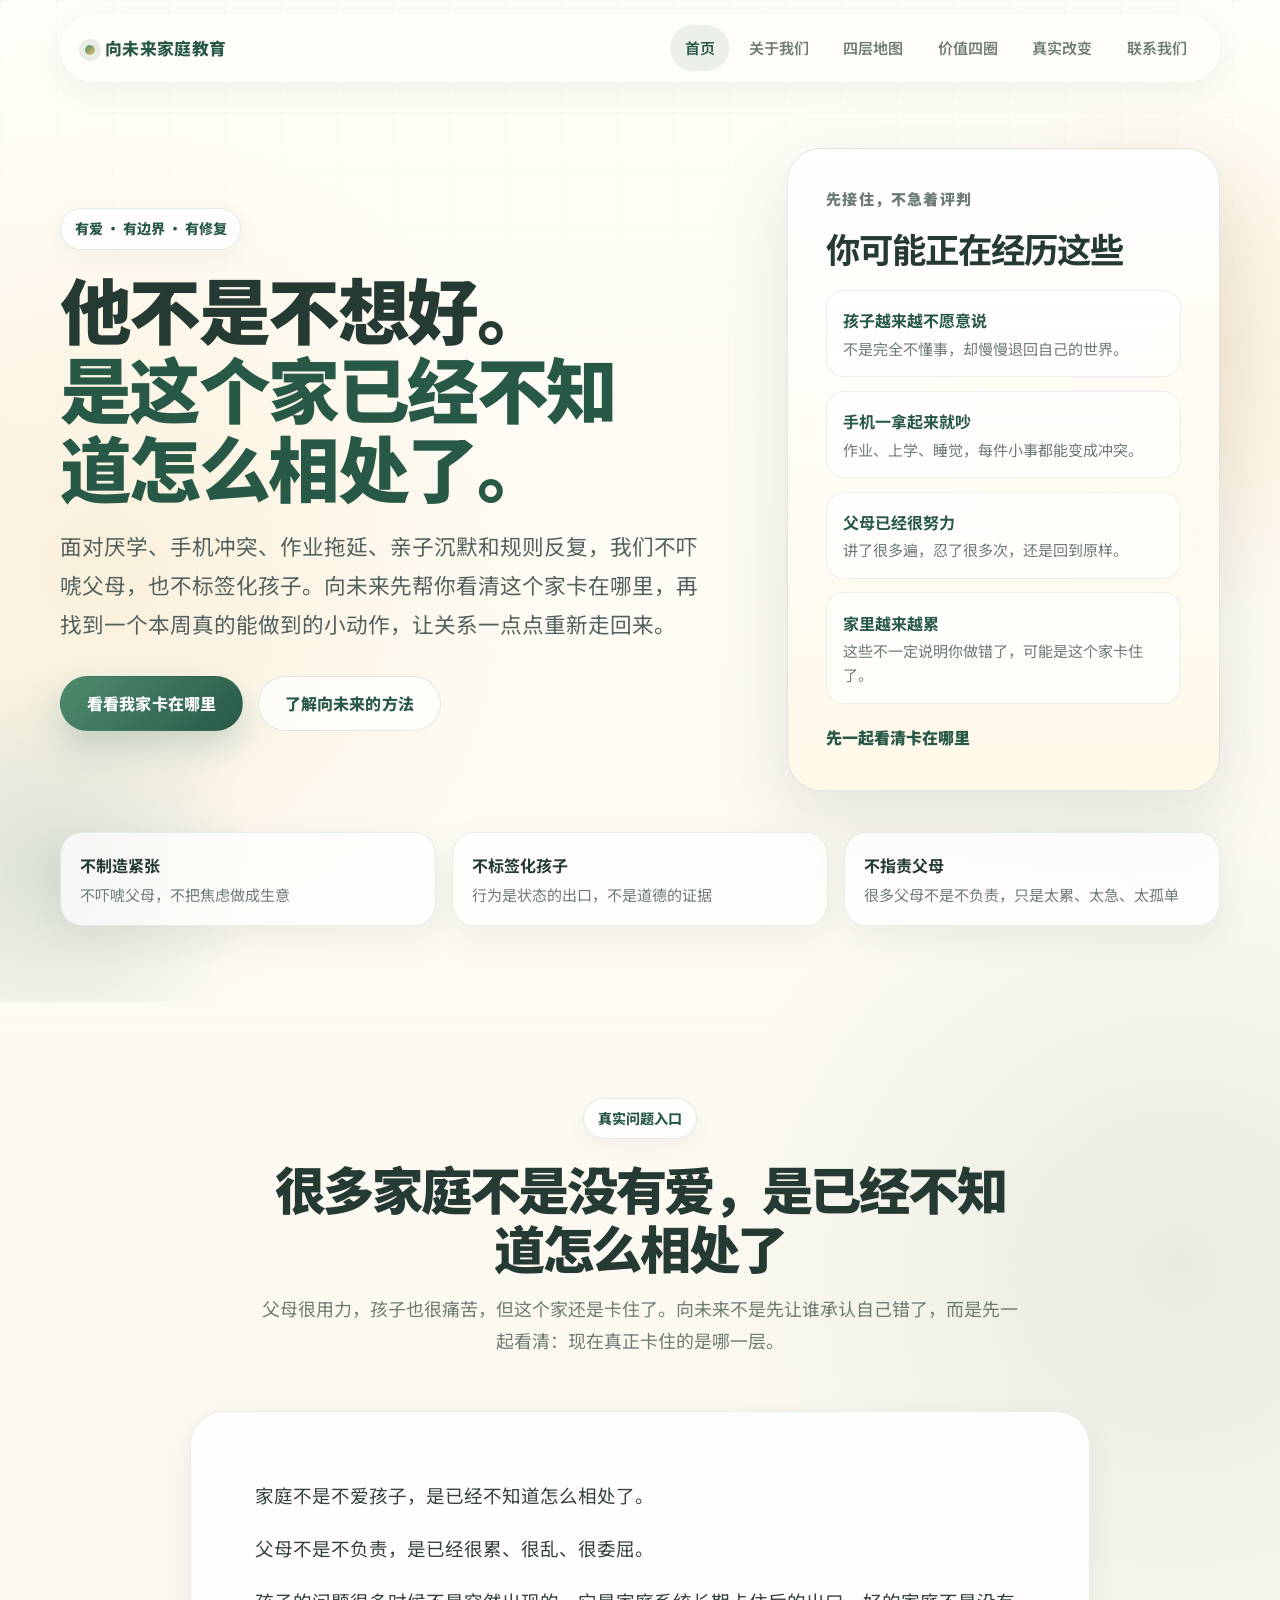
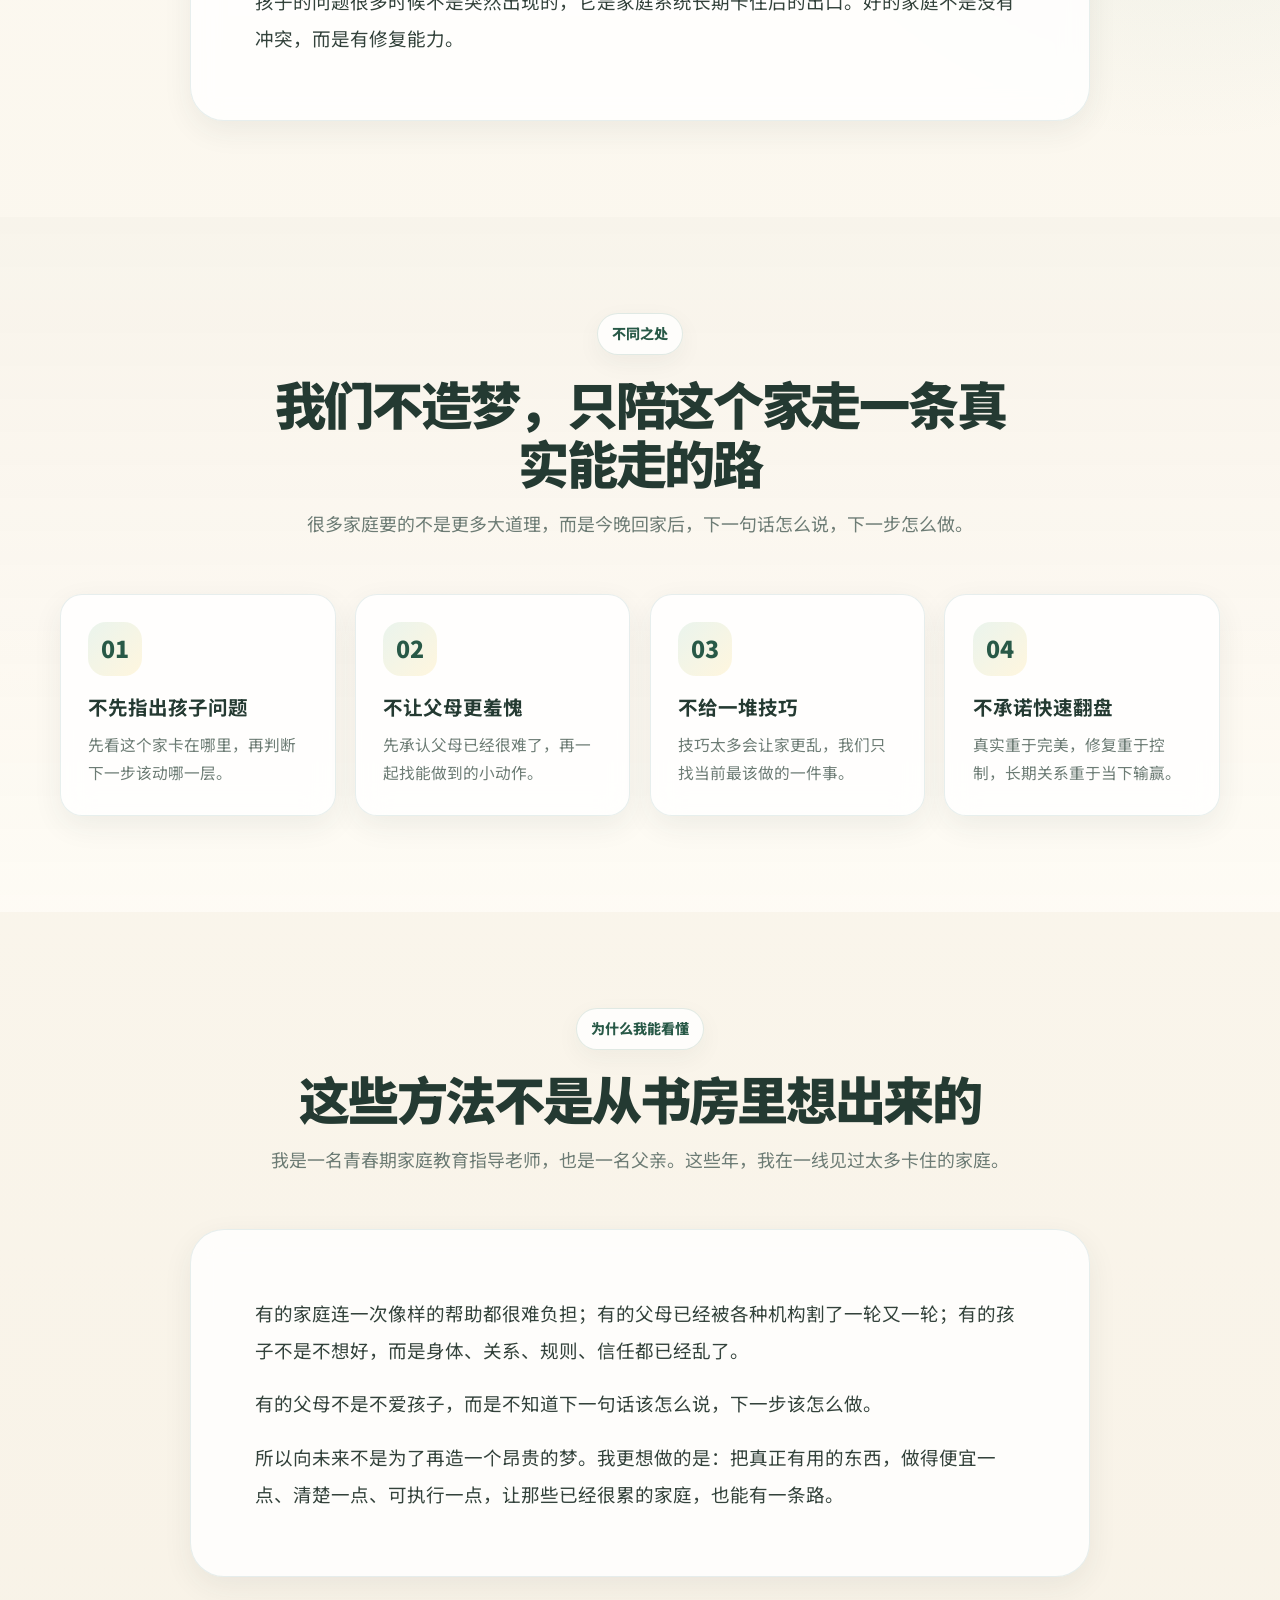
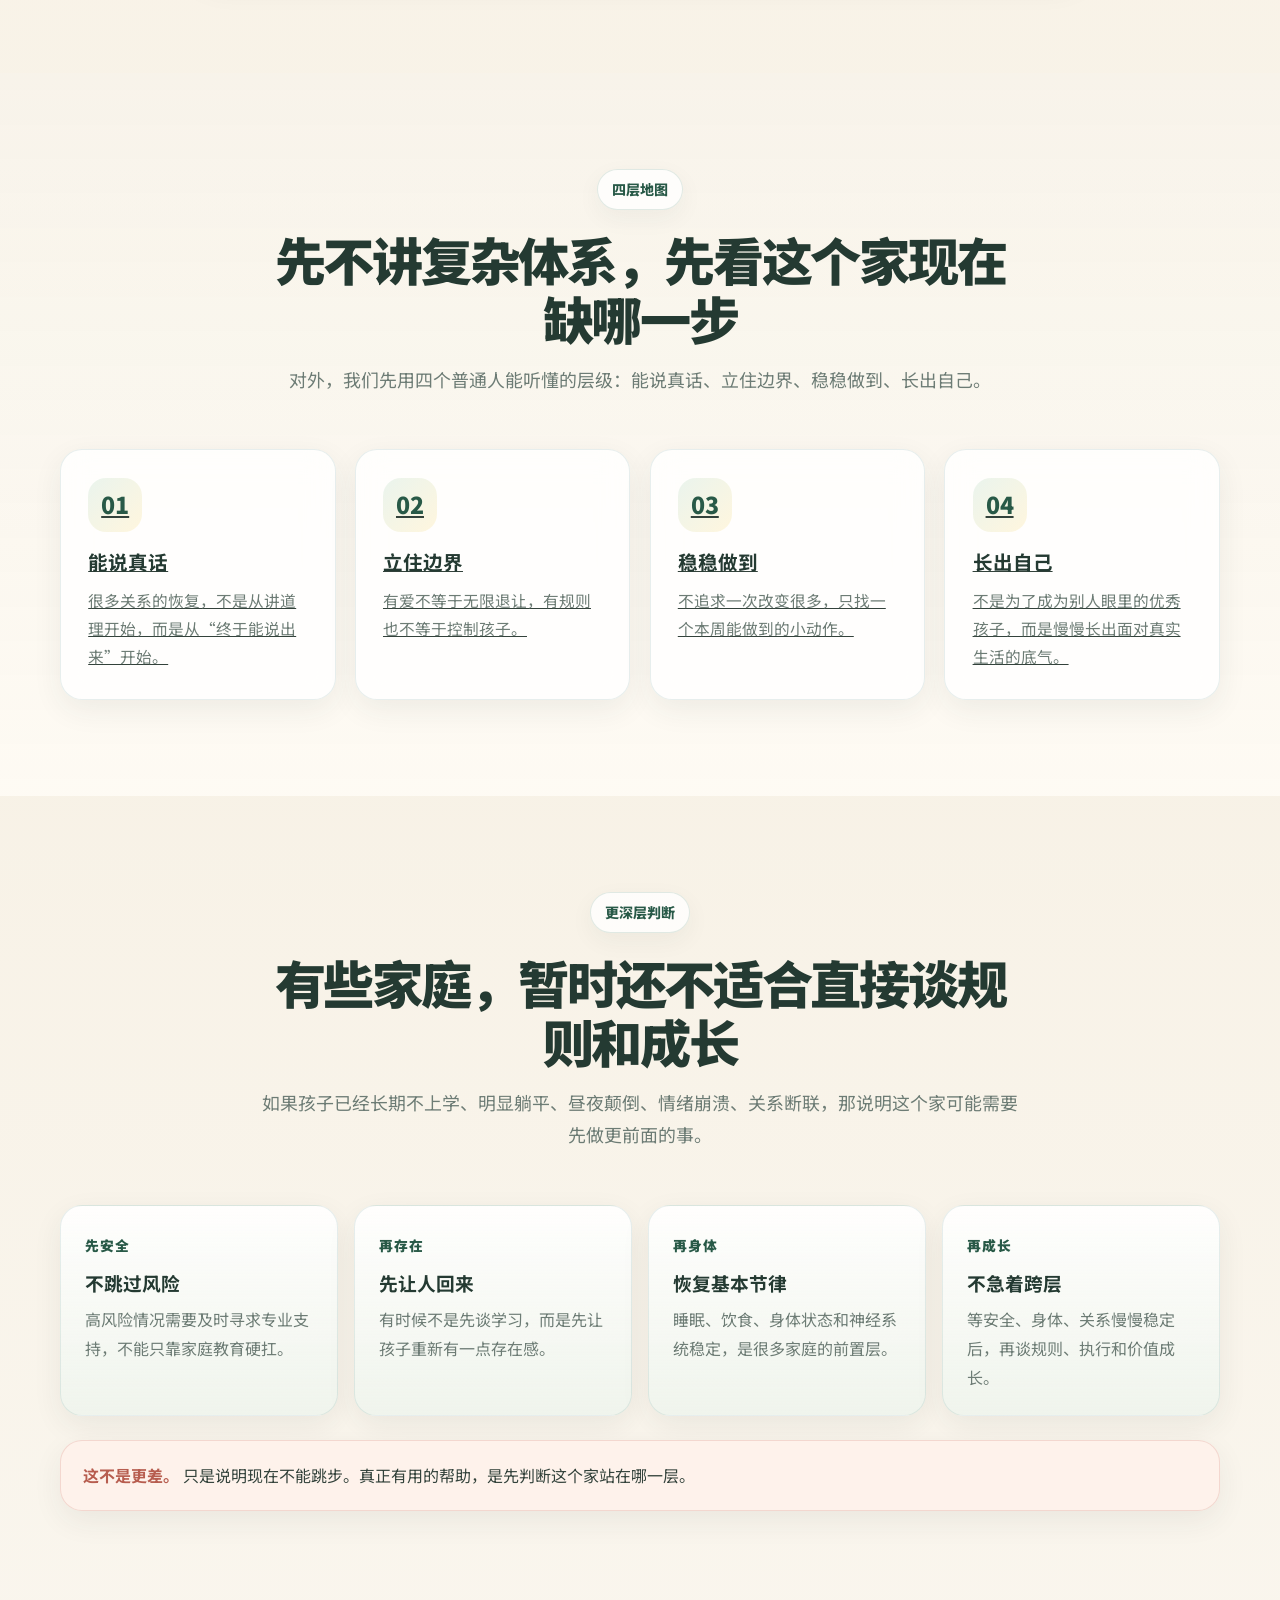
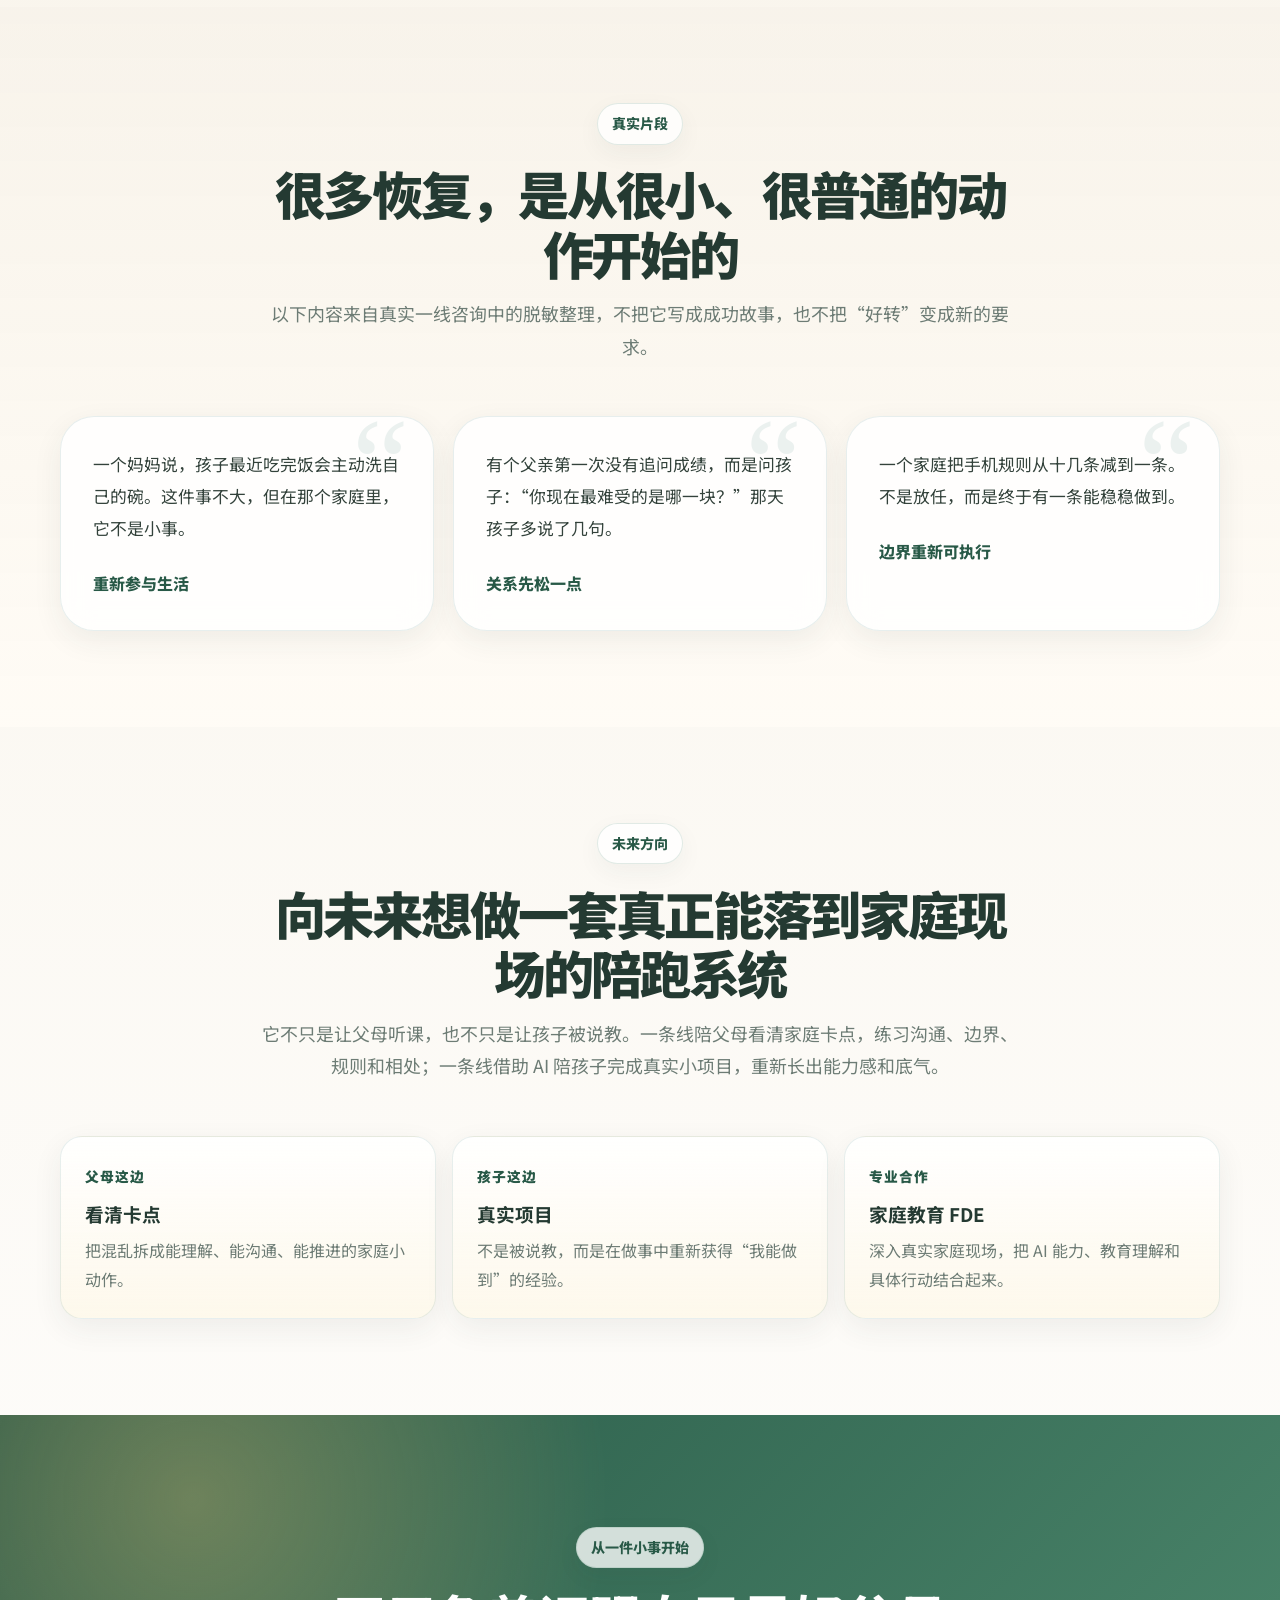
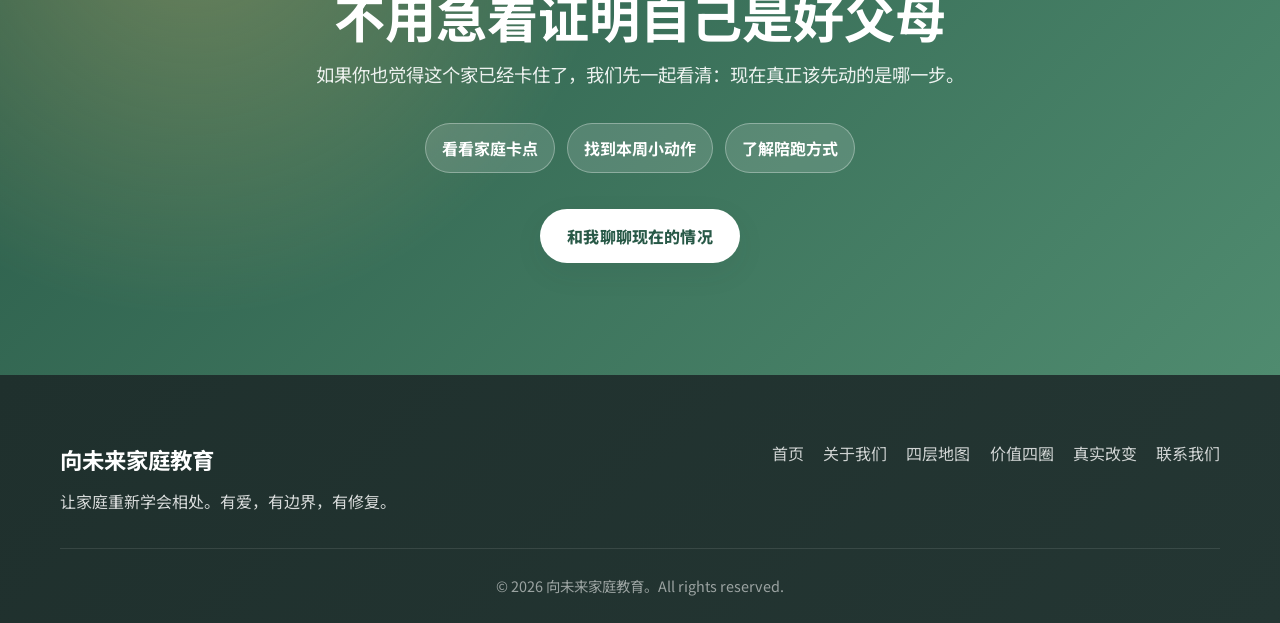
<file: index.html>
<!DOCTYPE html>
<html lang="zh-CN">
<head>
    <meta charset="UTF-8">
    <meta name="viewport" content="width=device-width, initial-scale=1.0">
    <title>向未来家庭教育 | 让家庭重新学会相处</title>
    <meta name="description" content="向未来家庭教育：不吓唬父母，不标签化孩子，先看清这个家卡在哪里，再找到一个本周真的能做到的小动作。">
    <link rel="stylesheet" href="css/style.css">
    <link href="https://fonts.googleapis.com/css2?family=Noto+Sans+SC:wght@300;400;500;700;900&display=swap" rel="stylesheet">
</head>
<body class="brand-home">
    <nav class="navbar">
        <div class="container">
            <div class="nav-brand">向未来家庭教育</div>
            <div class="nav-menu">
                <a href="index.html" class="nav-link active">首页</a>
                <a href="about.html" class="nav-link">关于我们</a>
                <a href="system.html" class="nav-link">四层地图</a>
                <a href="value.html" class="nav-link">价值四圈</a>
                <a href="cases.html" class="nav-link">真实改变</a>
                <a href="contact.html" class="nav-link">联系我们</a>
            </div>
            <button class="nav-toggle" aria-label="打开菜单">☰</button>
        </div>
    </nav>

    <section class="hero brand-hero">
        <div class="container">
            <div class="hero-layout">
                <div class="hero-content reveal">
                    <div class="hero-eyebrow">有爱 · 有边界 · 有修复</div>
                    <h1 class="hero-title">
                        他不是不想好。<br>
                        <span>是这个家已经不知道怎么相处了。</span>
                    </h1>
                    <p class="hero-subtitle">
                        面对厌学、手机冲突、作业拖延、亲子沉默和规则反复，我们不吓唬父母，也不标签化孩子。向未来先帮你看清这个家卡在哪里，再找到一个本周真的能做到的小动作，让关系一点点重新走回来。
                    </p>
                    <div class="hero-buttons">
                        <a href="contact.html" class="btn btn-primary">看看我家卡在哪里</a>
                        <a href="system.html" class="btn btn-secondary">了解向未来的方法</a>
                    </div>
                </div>
                <aside class="diagnosis-card reveal" aria-label="家庭卡点入口">
                    <span class="diagnosis-label">先接住，不急着评判</span>
                    <h2>你可能正在经历这些</h2>
                    <ul>
                        <li><strong>孩子越来越不愿意说</strong><span>不是完全不懂事，却慢慢退回自己的世界。</span></li>
                        <li><strong>手机一拿起来就吵</strong><span>作业、上学、睡觉，每件小事都能变成冲突。</span></li>
                        <li><strong>父母已经很努力</strong><span>讲了很多遍，忍了很多次，还是回到原样。</span></li>
                        <li><strong>家里越来越累</strong><span>这些不一定说明你做错了，可能是这个家卡住了。</span></li>
                    </ul>
                    <a href="contact.html" class="diagnosis-link">先一起看清卡在哪里</a>
                </aside>
            </div>
            <div class="trust-strip reveal" aria-label="向未来工作原则">
                <div><strong>不制造紧张</strong><span>不吓唬父母，不把焦虑做成生意</span></div>
                <div><strong>不标签化孩子</strong><span>行为是状态的出口，不是道德的证据</span></div>
                <div><strong>不指责父母</strong><span>很多父母不是不负责，只是太累、太急、太孤单</span></div>
            </div>
        </div>
    </section>

    <section class="section">
        <div class="container">
            <div class="section-header reveal">
                <span class="eyebrow">真实问题入口</span>
                <h2 class="section-title">很多家庭不是没有爱，是已经不知道怎么相处了</h2>
                <p class="section-subtitle">父母很用力，孩子也很痛苦，但这个家还是卡住了。向未来不是先让谁承认自己错了，而是先一起看清：现在真正卡住的是哪一层。</p>
            </div>
            <div class="who-we-are reveal">
                <div class="who-card">
                    <p>家庭不是不爱孩子，是已经不知道怎么相处了。</p>
                    <p>父母不是不负责，是已经很累、很乱、很委屈。</p>
                    <p>孩子的问题很多时候不是突然出现的，它是家庭系统长期卡住后的出口。好的家庭不是没有冲突，而是有修复能力。</p>
                </div>
            </div>
        </div>
    </section>

    <section class="section bg-light">
        <div class="container">
            <div class="section-header reveal">
                <span class="eyebrow">不同之处</span>
                <h2 class="section-title">我们不造梦，只陪这个家走一条真实能走的路</h2>
                <p class="section-subtitle">很多家庭要的不是更多大道理，而是今晚回家后，下一句话怎么说，下一步怎么做。</p>
            </div>
            <div class="values-grid">
                <div class="value-card reveal interactive-card"><div class="value-icon">01</div><h3>不先指出孩子问题</h3><p>先看这个家卡在哪里，再判断下一步该动哪一层。</p></div>
                <div class="value-card reveal interactive-card"><div class="value-icon">02</div><h3>不让父母更羞愧</h3><p>先承认父母已经很难了，再一起找能做到的小动作。</p></div>
                <div class="value-card reveal interactive-card"><div class="value-icon">03</div><h3>不给一堆技巧</h3><p>技巧太多会让家更乱，我们只找当前最该做的一件事。</p></div>
                <div class="value-card reveal interactive-card"><div class="value-icon">04</div><h3>不承诺快速翻盘</h3><p>真实重于完美，修复重于控制，长期关系重于当下输赢。</p></div>
            </div>
        </div>
    </section>

    <section class="section">
        <div class="container">
            <div class="section-header reveal">
                <span class="eyebrow">为什么我能看懂</span>
                <h2 class="section-title">这些方法不是从书房里想出来的</h2>
                <p class="section-subtitle">我是一名青春期家庭教育指导老师，也是一名父亲。这些年，我在一线见过太多卡住的家庭。</p>
            </div>
            <div class="who-we-are reveal">
                <div class="who-card">
                    <p>有的家庭连一次像样的帮助都很难负担；有的父母已经被各种机构割了一轮又一轮；有的孩子不是不想好，而是身体、关系、规则、信任都已经乱了。</p>
                    <p>有的父母不是不爱孩子，而是不知道下一句话该怎么说，下一步该怎么做。</p>
                    <p>所以向未来不是为了再造一个昂贵的梦。我更想做的是：把真正有用的东西，做得便宜一点、清楚一点、可执行一点，让那些已经很累的家庭，也能有一条路。</p>
                </div>
            </div>
        </div>
    </section>

    <section class="section bg-light">
        <div class="container">
            <div class="section-header reveal">
                <span class="eyebrow">四层地图</span>
                <h2 class="section-title">先不讲复杂体系，先看这个家现在缺哪一步</h2>
                <p class="section-subtitle">对外，我们先用四个普通人能听懂的层级：能说真话、立住边界、稳稳做到、长出自己。</p>
            </div>
            <div class="values-grid">
                <a class="value-card reveal interactive-card" href="system.html"><div class="value-icon">01</div><h3>能说真话</h3><p>很多关系的恢复，不是从讲道理开始，而是从“终于能说出来”开始。</p></a>
                <a class="value-card reveal interactive-card" href="system.html"><div class="value-icon">02</div><h3>立住边界</h3><p>有爱不等于无限退让，有规则也不等于控制孩子。</p></a>
                <a class="value-card reveal interactive-card" href="system.html"><div class="value-icon">03</div><h3>稳稳做到</h3><p>不追求一次改变很多，只找一个本周能做到的小动作。</p></a>
                <a class="value-card reveal interactive-card" href="value.html"><div class="value-icon">04</div><h3>长出自己</h3><p>不是为了成为别人眼里的优秀孩子，而是慢慢长出面对真实生活的底气。</p></a>
            </div>
        </div>
    </section>

    <section class="section">
        <div class="container">
            <div class="section-header reveal">
                <span class="eyebrow">更深层判断</span>
                <h2 class="section-title">有些家庭，暂时还不适合直接谈规则和成长</h2>
                <p class="section-subtitle">如果孩子已经长期不上学、明显躺平、昼夜颠倒、情绪崩溃、关系断联，那说明这个家可能需要先做更前面的事。</p>
            </div>
            <div class="service-steps">
                <div class="service-step reveal"><strong>先安全</strong><h3>不跳过风险</h3><p>高风险情况需要及时寻求专业支持，不能只靠家庭教育硬扛。</p></div>
                <div class="service-step reveal"><strong>再存在</strong><h3>先让人回来</h3><p>有时候不是先谈学习，而是先让孩子重新有一点存在感。</p></div>
                <div class="service-step reveal"><strong>再身体</strong><h3>恢复基本节律</h3><p>睡眠、饮食、身体状态和神经系统稳定，是很多家庭的前置层。</p></div>
                <div class="service-step reveal"><strong>再成长</strong><h3>不急着跨层</h3><p>等安全、身体、关系慢慢稳定后，再谈规则、执行和价值成长。</p></div>
            </div>
            <div class="trust-note reveal"><strong>这不是更差。</strong> 只是说明现在不能跳步。真正有用的帮助，是先判断这个家站在哪一层。</div>
        </div>
    </section>

    <section class="section bg-light">
        <div class="container">
            <div class="section-header reveal">
                <span class="eyebrow">真实片段</span>
                <h2 class="section-title">很多恢复，是从很小、很普通的动作开始的</h2>
                <p class="section-subtitle">以下内容来自真实一线咨询中的脱敏整理，不把它写成成功故事，也不把“好转”变成新的要求。</p>
            </div>
            <div class="testimonials">
                <div class="testimonial-card reveal interactive-card"><p class="testimonial-text">一个妈妈说，孩子最近吃完饭会主动洗自己的碗。这件事不大，但在那个家庭里，它不是小事。</p><p class="testimonial-author">重新参与生活</p></div>
                <div class="testimonial-card reveal interactive-card"><p class="testimonial-text">有个父亲第一次没有追问成绩，而是问孩子：“你现在最难受的是哪一块？”那天孩子多说了几句。</p><p class="testimonial-author">关系先松一点</p></div>
                <div class="testimonial-card reveal interactive-card"><p class="testimonial-text">一个家庭把手机规则从十几条减到一条。不是放任，而是终于有一条能稳稳做到。</p><p class="testimonial-author">边界重新可执行</p></div>
            </div>
        </div>
    </section>

    <section class="section">
        <div class="container">
            <div class="section-header reveal">
                <span class="eyebrow">未来方向</span>
                <h2 class="section-title">向未来想做一套真正能落到家庭现场的陪跑系统</h2>
                <p class="section-subtitle">它不只是让父母听课，也不只是让孩子被说教。一条线陪父母看清家庭卡点，练习沟通、边界、规则和相处；一条线借助 AI 陪孩子完成真实小项目，重新长出能力感和底气。</p>
            </div>
            <div class="credibility-grid">
                <div class="credibility-card reveal"><strong>父母这边</strong><h3>看清卡点</h3><p>把混乱拆成能理解、能沟通、能推进的家庭小动作。</p></div>
                <div class="credibility-card reveal"><strong>孩子这边</strong><h3>真实项目</h3><p>不是被说教，而是在做事中重新获得“我能做到”的经验。</p></div>
                <div class="credibility-card reveal"><strong>专业合作</strong><h3>家庭教育 FDE</h3><p>深入真实家庭现场，把 AI 能力、教育理解和具体行动结合起来。</p></div>
            </div>
        </div>
    </section>

    <section class="section bg-primary" id="free-tools">
        <div class="container">
            <div class="free-tools reveal">
                <span class="eyebrow">从一件小事开始</span>
                <h2>不用急着证明自己是好父母</h2>
                <p>如果你也觉得这个家已经卡住了，我们先一起看清：现在真正该先动的是哪一步。</p>
                <div class="tools-list">
                    <span class="tool-item">看看家庭卡点</span>
                    <span class="tool-item">找到本周小动作</span>
                    <span class="tool-item">了解陪跑方式</span>
                </div>
                <a href="contact.html" class="btn btn-white">和我聊聊现在的情况</a>
            </div>
        </div>
    </section>

    <footer class="footer">
        <div class="container">
            <div class="footer-content">
                <div class="footer-brand">
                    <h3>向未来家庭教育</h3>
                    <p>让家庭重新学会相处。有爱，有边界，有修复。</p>
                </div>
                <div class="footer-links">
                    <a href="index.html">首页</a>
                    <a href="about.html">关于我们</a>
                    <a href="system.html">四层地图</a>
                    <a href="value.html">价值四圈</a>
                    <a href="cases.html">真实改变</a>
                    <a href="contact.html">联系我们</a>
                </div>
            </div>
            <div class="footer-bottom">
                <p>&copy; 2026 向未来家庭教育。All rights reserved.</p>
            </div>
        </div>
    </footer>

    <script src="js/main.js"></script>
</body>
</html>
</file>
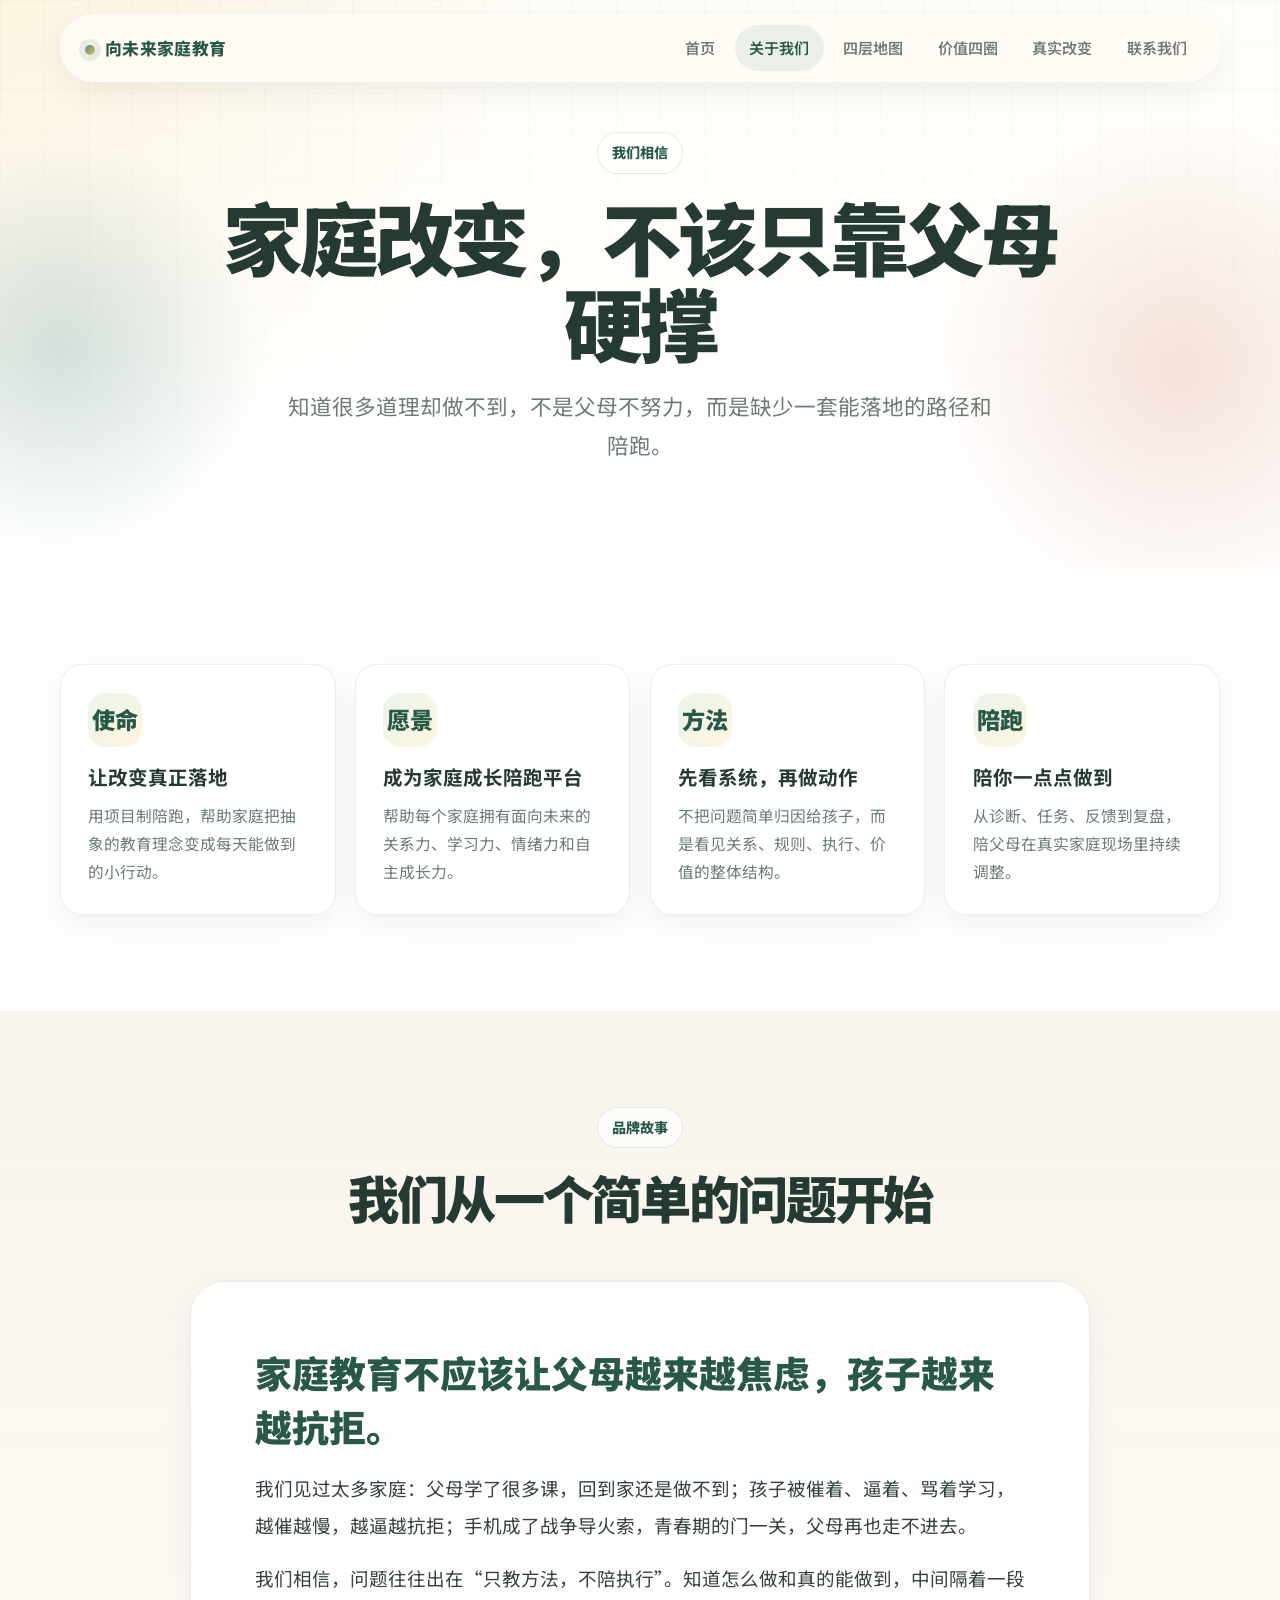
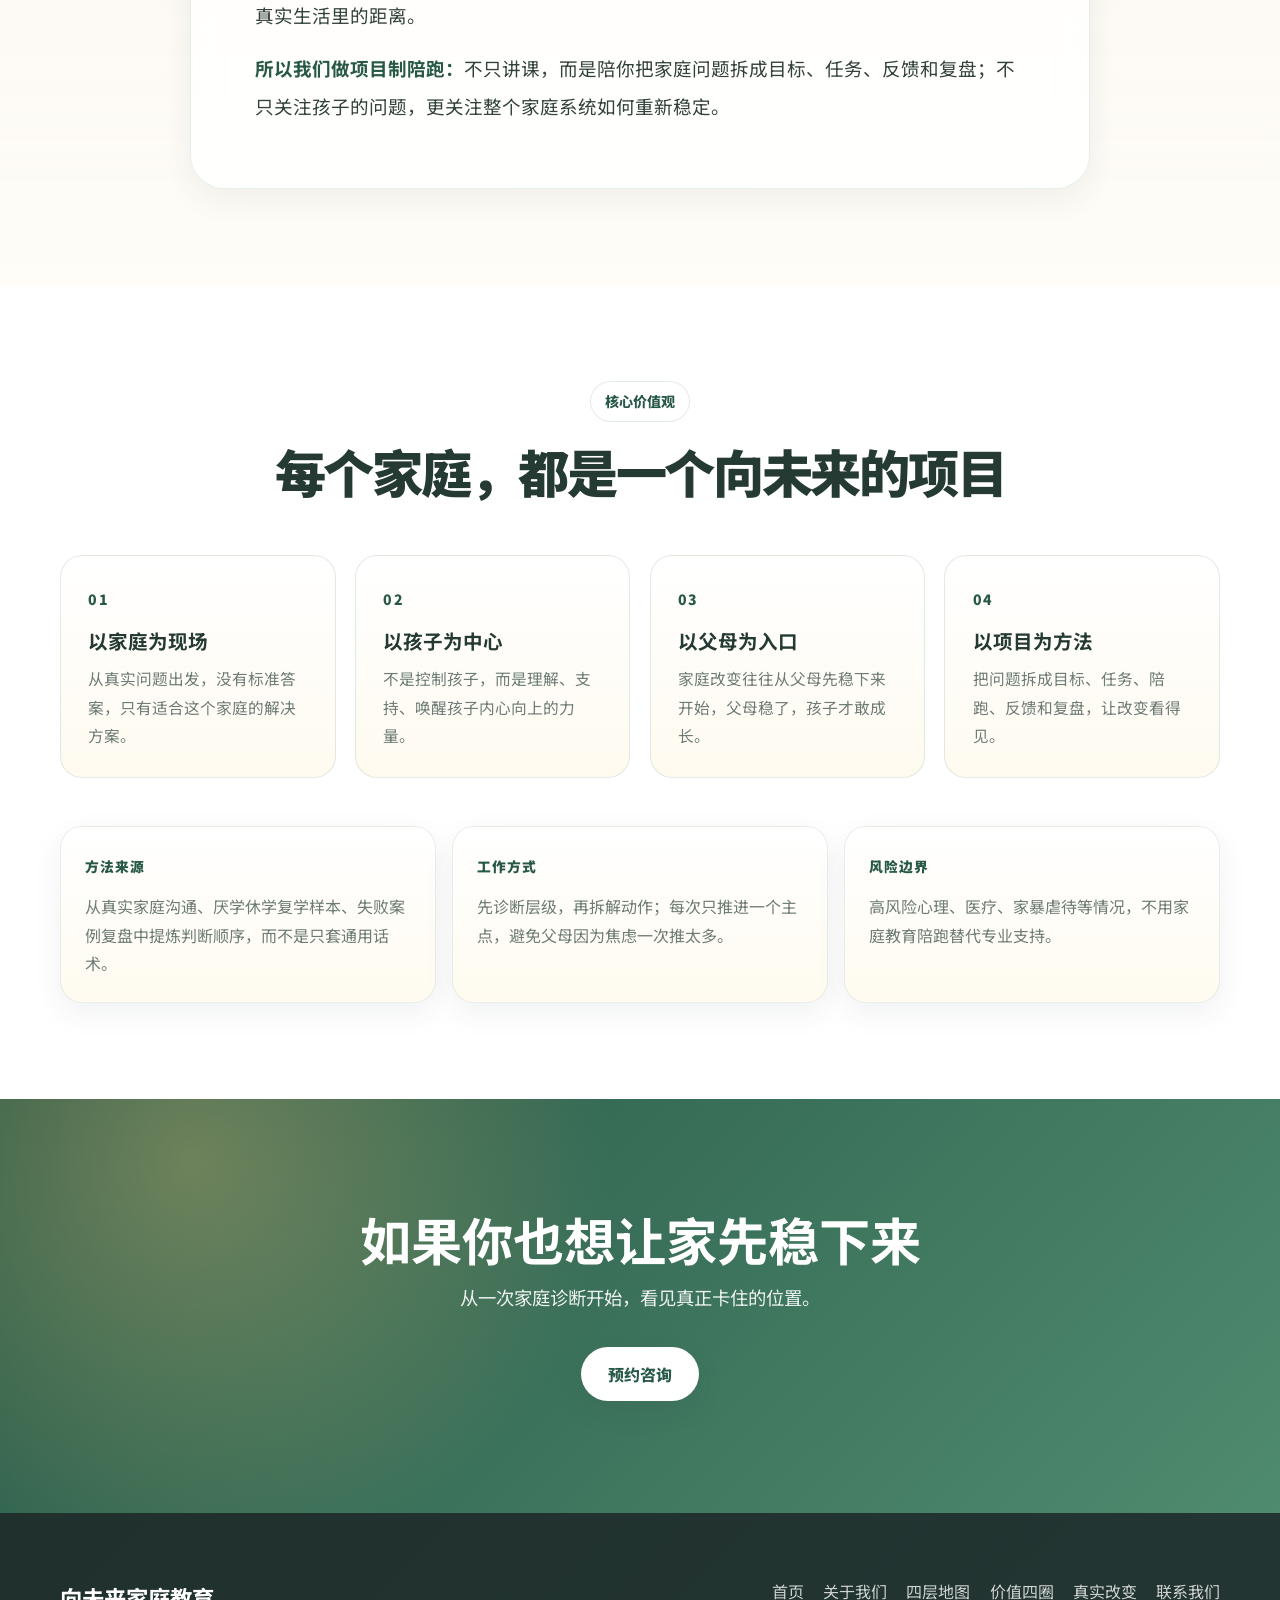
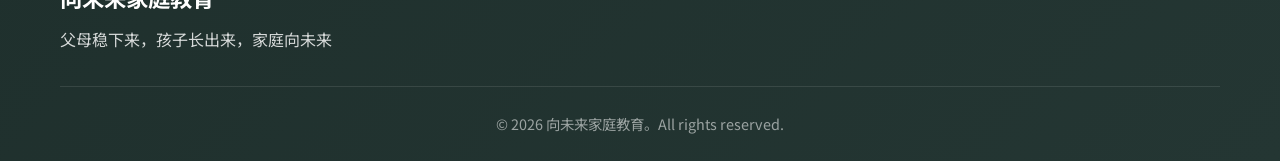
<file: about.html>
<!DOCTYPE html>
<html lang="zh-CN">
<head>
    <meta charset="UTF-8">
    <meta name="viewport" content="width=device-width, initial-scale=1.0">
    <title>关于我们 - 向未来家庭教育</title>
    <meta name="description" content="向未来家庭教育，用项目制陪跑帮助家庭把改变真正落地。">
    <link rel="stylesheet" href="css/style.css">
    <link href="https://fonts.googleapis.com/css2?family=Noto+Sans+SC:wght@300;400;500;700;900&display=swap" rel="stylesheet">
</head>
<body>
    <nav class="navbar">
        <div class="container">
            <div class="nav-brand">向未来家庭教育</div>
            <div class="nav-menu">
                <a href="index.html" class="nav-link">首页</a>
                <a href="about.html" class="nav-link active">关于我们</a>
                <a href="system.html" class="nav-link">四层地图</a>
                <a href="value.html" class="nav-link">价值四圈</a>
                <a href="cases.html" class="nav-link">真实改变</a>
                <a href="contact.html" class="nav-link">联系我们</a>
            </div>
            <button class="nav-toggle" aria-label="打开菜单">☰</button>
        </div>
    </nav>

    <section class="hero page-hero">
        <div class="container">
            <div class="hero-content reveal">
                <div class="hero-eyebrow">我们相信</div>
                <h1 class="hero-title">家庭改变，不该只靠父母硬撑</h1>
                <p class="hero-subtitle">知道很多道理却做不到，不是父母不努力，而是缺少一套能落地的路径和陪跑。</p>
            </div>
        </div>
    </section>

    <section class="section">
        <div class="container">
            <div class="values-grid">
                <div class="value-card reveal">
                    <div class="value-icon">使命</div>
                    <h3>让改变真正落地</h3>
                    <p>用项目制陪跑，帮助家庭把抽象的教育理念变成每天能做到的小行动。</p>
                </div>
                <div class="value-card reveal">
                    <div class="value-icon">愿景</div>
                    <h3>成为家庭成长陪跑平台</h3>
                    <p>帮助每个家庭拥有面向未来的关系力、学习力、情绪力和自主成长力。</p>
                </div>
                <div class="value-card reveal">
                    <div class="value-icon">方法</div>
                    <h3>先看系统，再做动作</h3>
                    <p>不把问题简单归因给孩子，而是看见关系、规则、执行、价值的整体结构。</p>
                </div>
                <div class="value-card reveal">
                    <div class="value-icon">陪跑</div>
                    <h3>陪你一点点做到</h3>
                    <p>从诊断、任务、反馈到复盘，陪父母在真实家庭现场里持续调整。</p>
                </div>
            </div>
        </div>
    </section>

    <section class="section bg-light">
        <div class="container">
            <div class="section-header reveal">
                <span class="eyebrow">品牌故事</span>
                <h2 class="section-title">我们从一个简单的问题开始</h2>
            </div>
            <div class="who-we-are reveal">
                <div class="who-card">
                    <p class="big-text">家庭教育不应该让父母越来越焦虑，孩子越来越抗拒。</p>
                    <p>我们见过太多家庭：父母学了很多课，回到家还是做不到；孩子被催着、逼着、骂着学习，越催越慢，越逼越抗拒；手机成了战争导火索，青春期的门一关，父母再也走不进去。</p>
                    <p>我们相信，问题往往出在“只教方法，不陪执行”。知道怎么做和真的能做到，中间隔着一段真实生活里的距离。</p>
                    <p><strong>所以我们做项目制陪跑：</strong>不只讲课，而是陪你把家庭问题拆成目标、任务、反馈和复盘；不只关注孩子的问题，更关注整个家庭系统如何重新稳定。</p>
                </div>
            </div>
        </div>
    </section>

    <section class="section">
        <div class="container">
            <div class="section-header reveal">
                <span class="eyebrow">核心价值观</span>
                <h2 class="section-title">每个家庭，都是一个向未来的项目</h2>
            </div>
            <div class="why-us">
                <div class="why-card reveal"><div class="why-number">01</div><h4>以家庭为现场</h4><p>从真实问题出发，没有标准答案，只有适合这个家庭的解决方案。</p></div>
                <div class="why-card reveal"><div class="why-number">02</div><h4>以孩子为中心</h4><p>不是控制孩子，而是理解、支持、唤醒孩子内心向上的力量。</p></div>
                <div class="why-card reveal"><div class="why-number">03</div><h4>以父母为入口</h4><p>家庭改变往往从父母先稳下来开始，父母稳了，孩子才敢成长。</p></div>
                <div class="why-card reveal"><div class="why-number">04</div><h4>以项目为方法</h4><p>把问题拆成目标、任务、陪跑、反馈和复盘，让改变看得见。</p></div>
            </div>
            <div class="credibility-grid mt-lg">
                <div class="credibility-card reveal"><strong>方法来源</strong><p>从真实家庭沟通、厌学休学复学样本、失败案例复盘中提炼判断顺序，而不是只套通用话术。</p></div>
                <div class="credibility-card reveal"><strong>工作方式</strong><p>先诊断层级，再拆解动作；每次只推进一个主点，避免父母因为焦虑一次推太多。</p></div>
                <div class="credibility-card reveal"><strong>风险边界</strong><p>高风险心理、医疗、家暴虐待等情况，不用家庭教育陪跑替代专业支持。</p></div>
            </div>
        </div>
    </section>

    <section class="section bg-primary">
        <div class="container">
            <div class="free-tools reveal">
                <h2>如果你也想让家先稳下来</h2>
                <p>从一次家庭诊断开始，看见真正卡住的位置。</p>
                <a href="contact.html" class="btn btn-white">预约咨询</a>
            </div>
        </div>
    </section>

    <footer class="footer"><div class="container"><div class="footer-content"><div class="footer-brand"><h3>向未来家庭教育</h3><p>父母稳下来，孩子长出来，家庭向未来</p></div><div class="footer-links"><a href="index.html">首页</a><a href="about.html">关于我们</a><a href="system.html">四层地图</a><a href="value.html">价值四圈</a><a href="cases.html">真实改变</a><a href="contact.html">联系我们</a></div></div><div class="footer-bottom"><p>&copy; 2026 向未来家庭教育。All rights reserved.</p></div></div></footer>
    <script src="js/main.js"></script>
</body>
</html>
</file>
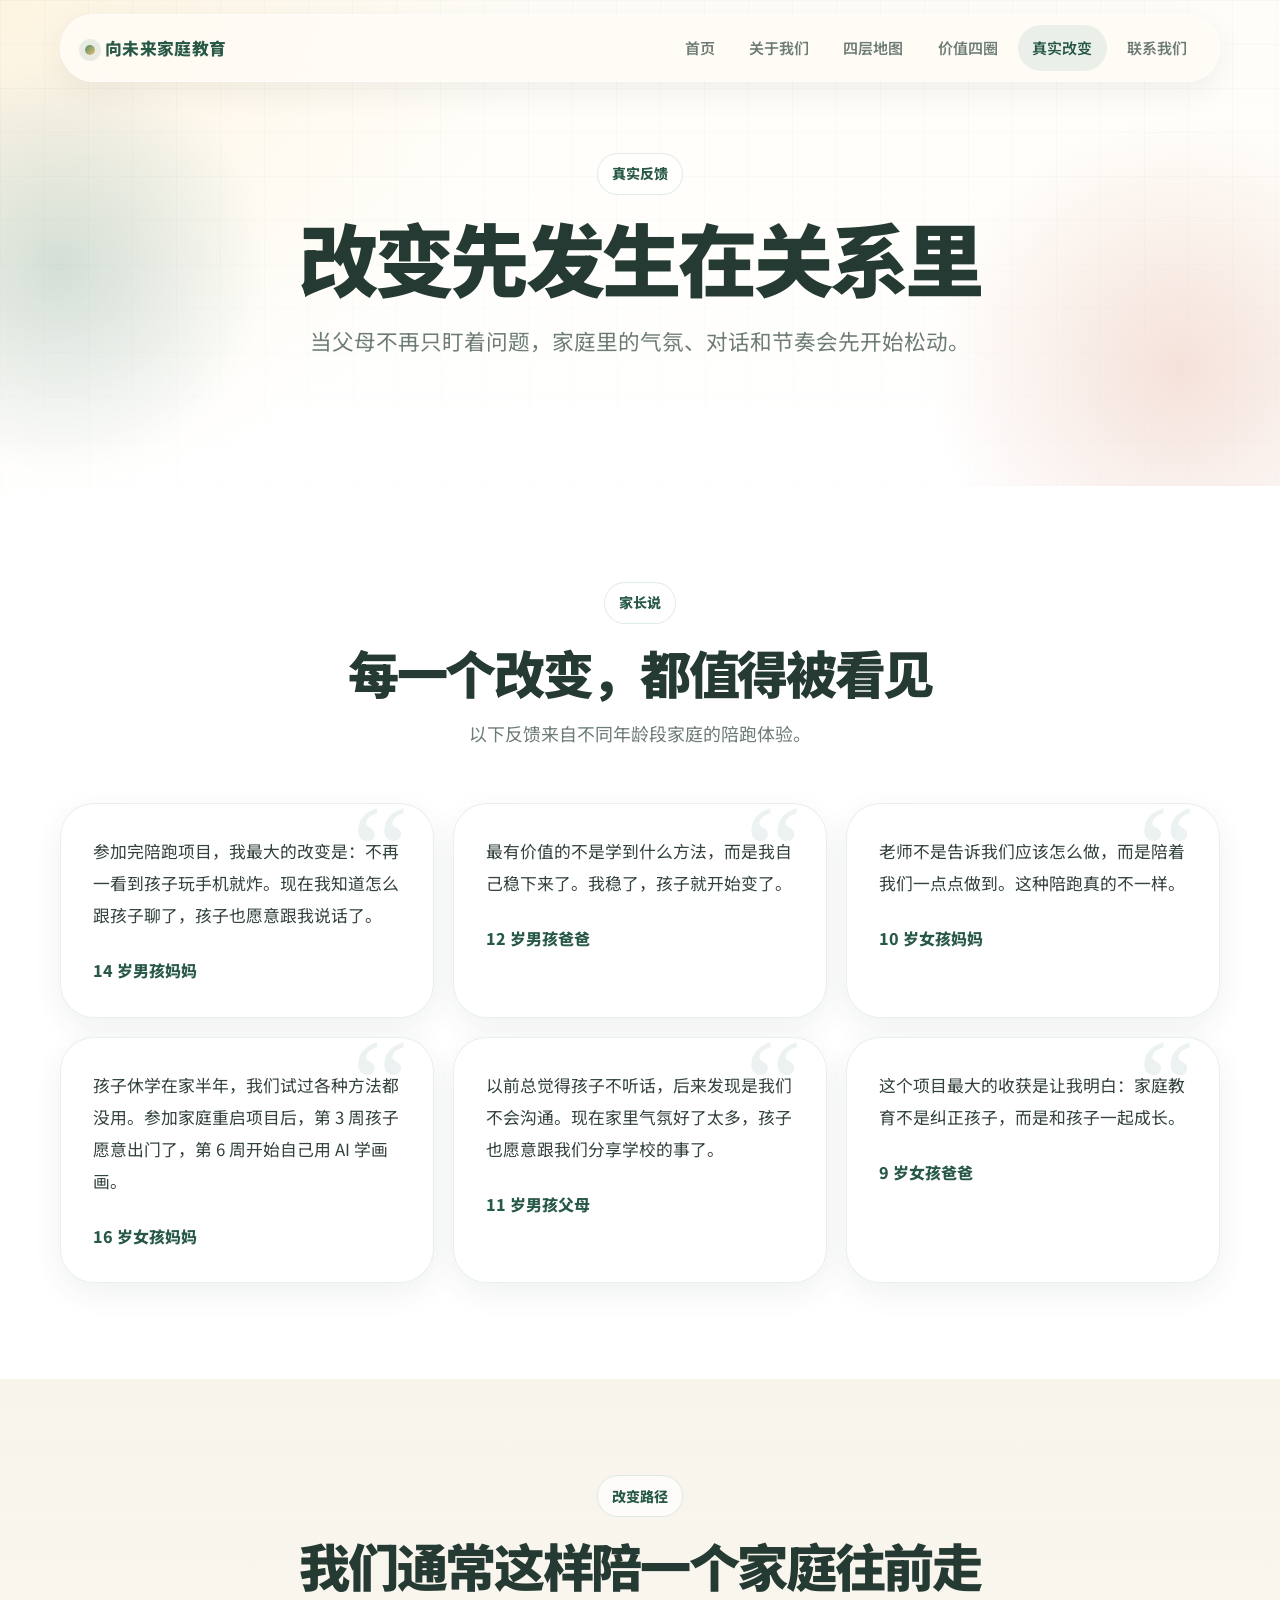
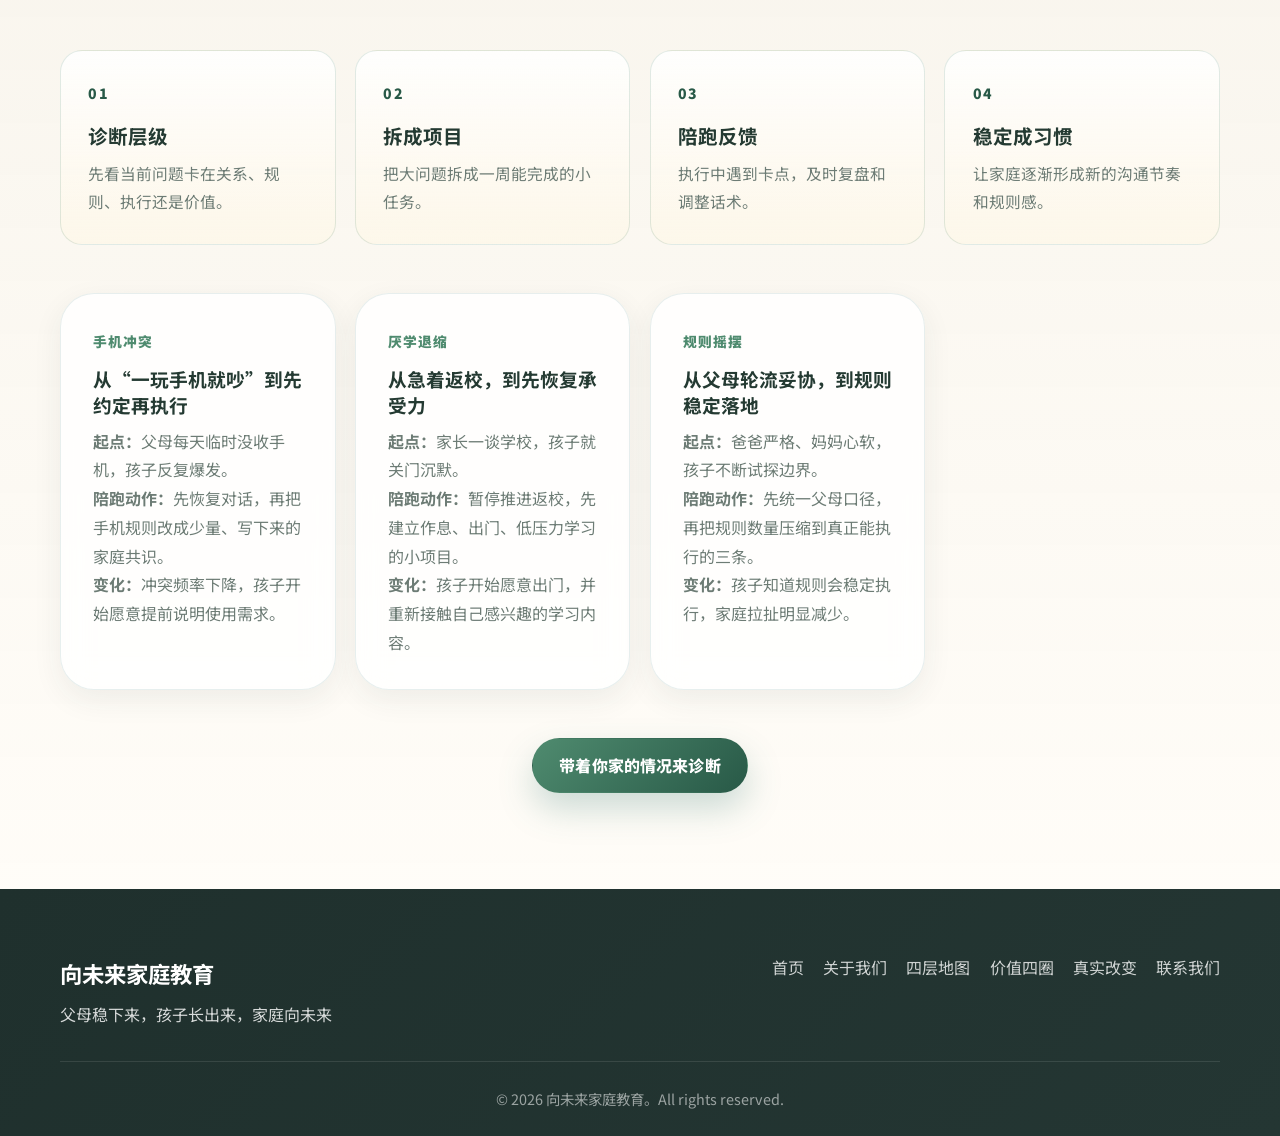
<file: cases.html>
<!DOCTYPE html>
<html lang="zh-CN">
<head>
    <meta charset="UTF-8">
    <meta name="viewport" content="width=device-width, initial-scale=1.0">
    <title>真实改变 - 向未来家庭教育</title>
    <meta name="description" content="来自家庭教育陪跑项目的真实反馈和改变。">
    <link rel="stylesheet" href="css/style.css">
    <link href="https://fonts.googleapis.com/css2?family=Noto+Sans+SC:wght@300;400;500;700;900&display=swap" rel="stylesheet">
</head>
<body>
    <nav class="navbar"><div class="container"><div class="nav-brand">向未来家庭教育</div><div class="nav-menu"><a href="index.html" class="nav-link">首页</a><a href="about.html" class="nav-link">关于我们</a><a href="system.html" class="nav-link">四层地图</a><a href="value.html" class="nav-link">价值四圈</a><a href="cases.html" class="nav-link active">真实改变</a><a href="contact.html" class="nav-link">联系我们</a></div><button class="nav-toggle" aria-label="打开菜单">☰</button></div></nav>

    <section class="hero page-hero">
        <div class="container"><div class="hero-content reveal"><div class="hero-eyebrow">真实反馈</div><h1 class="hero-title">改变先发生在关系里</h1><p class="hero-subtitle">当父母不再只盯着问题，家庭里的气氛、对话和节奏会先开始松动。</p></div></div>
    </section>

    <section class="section">
        <div class="container">
            <div class="section-header reveal"><span class="eyebrow">家长说</span><h2 class="section-title">每一个改变，都值得被看见</h2><p class="section-subtitle">以下反馈来自不同年龄段家庭的陪跑体验。</p></div>
            <div class="testimonials">
                <div class="testimonial-card reveal"><p class="testimonial-text">参加完陪跑项目，我最大的改变是：不再一看到孩子玩手机就炸。现在我知道怎么跟孩子聊了，孩子也愿意跟我说话了。</p><p class="testimonial-author">14 岁男孩妈妈</p></div>
                <div class="testimonial-card reveal"><p class="testimonial-text">最有价值的不是学到什么方法，而是我自己稳下来了。我稳了，孩子就开始变了。</p><p class="testimonial-author">12 岁男孩爸爸</p></div>
                <div class="testimonial-card reveal"><p class="testimonial-text">老师不是告诉我们应该怎么做，而是陪着我们一点点做到。这种陪跑真的不一样。</p><p class="testimonial-author">10 岁女孩妈妈</p></div>
                <div class="testimonial-card reveal"><p class="testimonial-text">孩子休学在家半年，我们试过各种方法都没用。参加家庭重启项目后，第 3 周孩子愿意出门了，第 6 周开始自己用 AI 学画画。</p><p class="testimonial-author">16 岁女孩妈妈</p></div>
                <div class="testimonial-card reveal"><p class="testimonial-text">以前总觉得孩子不听话，后来发现是我们不会沟通。现在家里气氛好了太多，孩子也愿意跟我们分享学校的事了。</p><p class="testimonial-author">11 岁男孩父母</p></div>
                <div class="testimonial-card reveal"><p class="testimonial-text">这个项目最大的收获是让我明白：家庭教育不是纠正孩子，而是和孩子一起成长。</p><p class="testimonial-author">9 岁女孩爸爸</p></div>
            </div>
        </div>
    </section>

    <section class="section bg-light">
        <div class="container">
            <div class="section-header reveal"><span class="eyebrow">改变路径</span><h2 class="section-title">我们通常这样陪一个家庭往前走</h2></div>
            <div class="why-us">
                <div class="why-card reveal"><div class="why-number">01</div><h4>诊断层级</h4><p>先看当前问题卡在关系、规则、执行还是价值。</p></div>
                <div class="why-card reveal"><div class="why-number">02</div><h4>拆成项目</h4><p>把大问题拆成一周能完成的小任务。</p></div>
                <div class="why-card reveal"><div class="why-number">03</div><h4>陪跑反馈</h4><p>执行中遇到卡点，及时复盘和调整话术。</p></div>
                <div class="why-card reveal"><div class="why-number">04</div><h4>稳定成习惯</h4><p>让家庭逐渐形成新的沟通节奏和规则感。</p></div>
            </div>
            <div class="case-grid mt-lg">
                <article class="case-card reveal"><span class="case-tag">手机冲突</span><h3>从“一玩手机就吵”到先约定再执行</h3><p><strong>起点：</strong>父母每天临时没收手机，孩子反复爆发。</p><p><strong>陪跑动作：</strong>先恢复对话，再把手机规则改成少量、写下来的家庭共识。</p><p><strong>变化：</strong>冲突频率下降，孩子开始愿意提前说明使用需求。</p></article>
                <article class="case-card reveal"><span class="case-tag">厌学退缩</span><h3>从急着返校，到先恢复承受力</h3><p><strong>起点：</strong>家长一谈学校，孩子就关门沉默。</p><p><strong>陪跑动作：</strong>暂停推进返校，先建立作息、出门、低压力学习的小项目。</p><p><strong>变化：</strong>孩子开始愿意出门，并重新接触自己感兴趣的学习内容。</p></article>
                <article class="case-card reveal"><span class="case-tag">规则摇摆</span><h3>从父母轮流妥协，到规则稳定落地</h3><p><strong>起点：</strong>爸爸严格、妈妈心软，孩子不断试探边界。</p><p><strong>陪跑动作：</strong>先统一父母口径，再把规则数量压缩到真正能执行的三条。</p><p><strong>变化：</strong>孩子知道规则会稳定执行，家庭拉扯明显减少。</p></article>
            </div>
            <div class="text-center mt-lg reveal"><a href="contact.html" class="btn btn-primary">带着你家的情况来诊断</a></div>
        </div>
    </section>

    <footer class="footer"><div class="container"><div class="footer-content"><div class="footer-brand"><h3>向未来家庭教育</h3><p>父母稳下来，孩子长出来，家庭向未来</p></div><div class="footer-links"><a href="index.html">首页</a><a href="about.html">关于我们</a><a href="system.html">四层地图</a><a href="value.html">价值四圈</a><a href="cases.html">真实改变</a><a href="contact.html">联系我们</a></div></div><div class="footer-bottom"><p>&copy; 2026 向未来家庭教育。All rights reserved.</p></div></div></footer>
    <script src="js/main.js"></script>
</body>
</html>
</file>
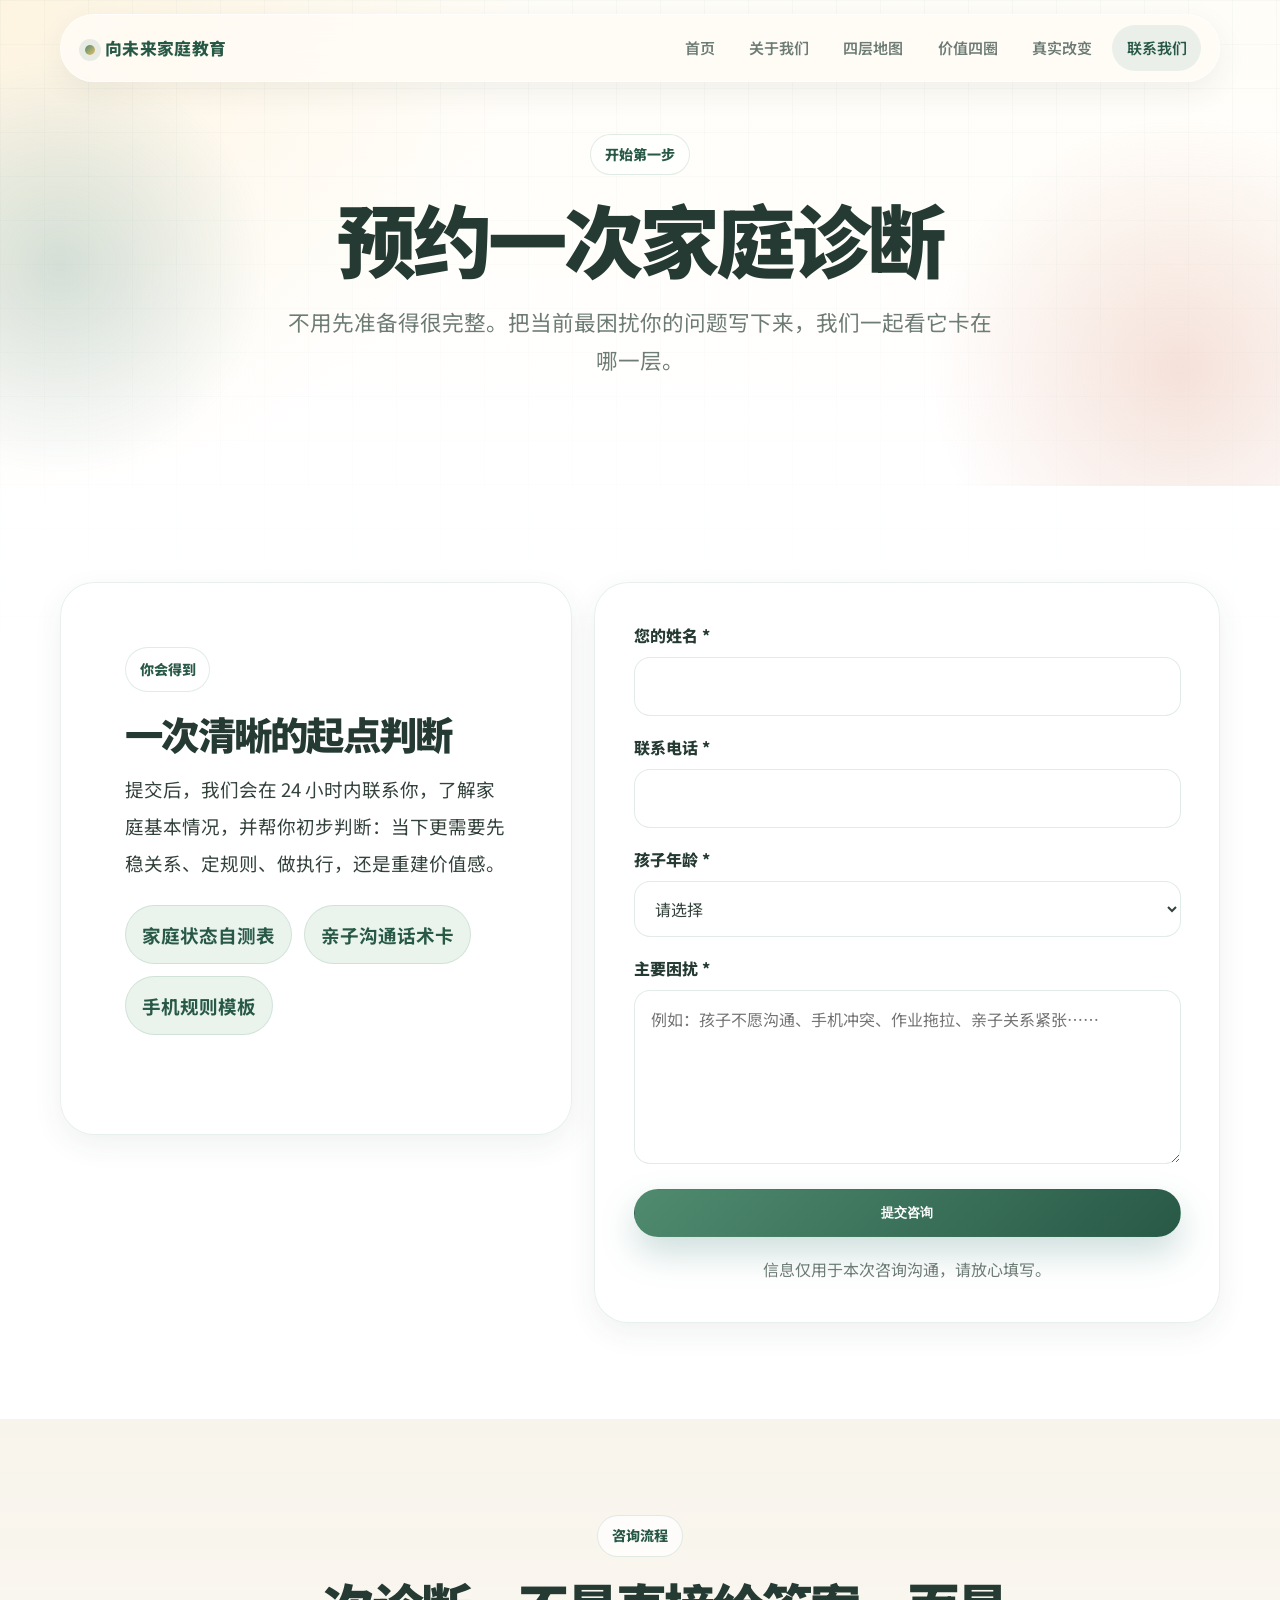
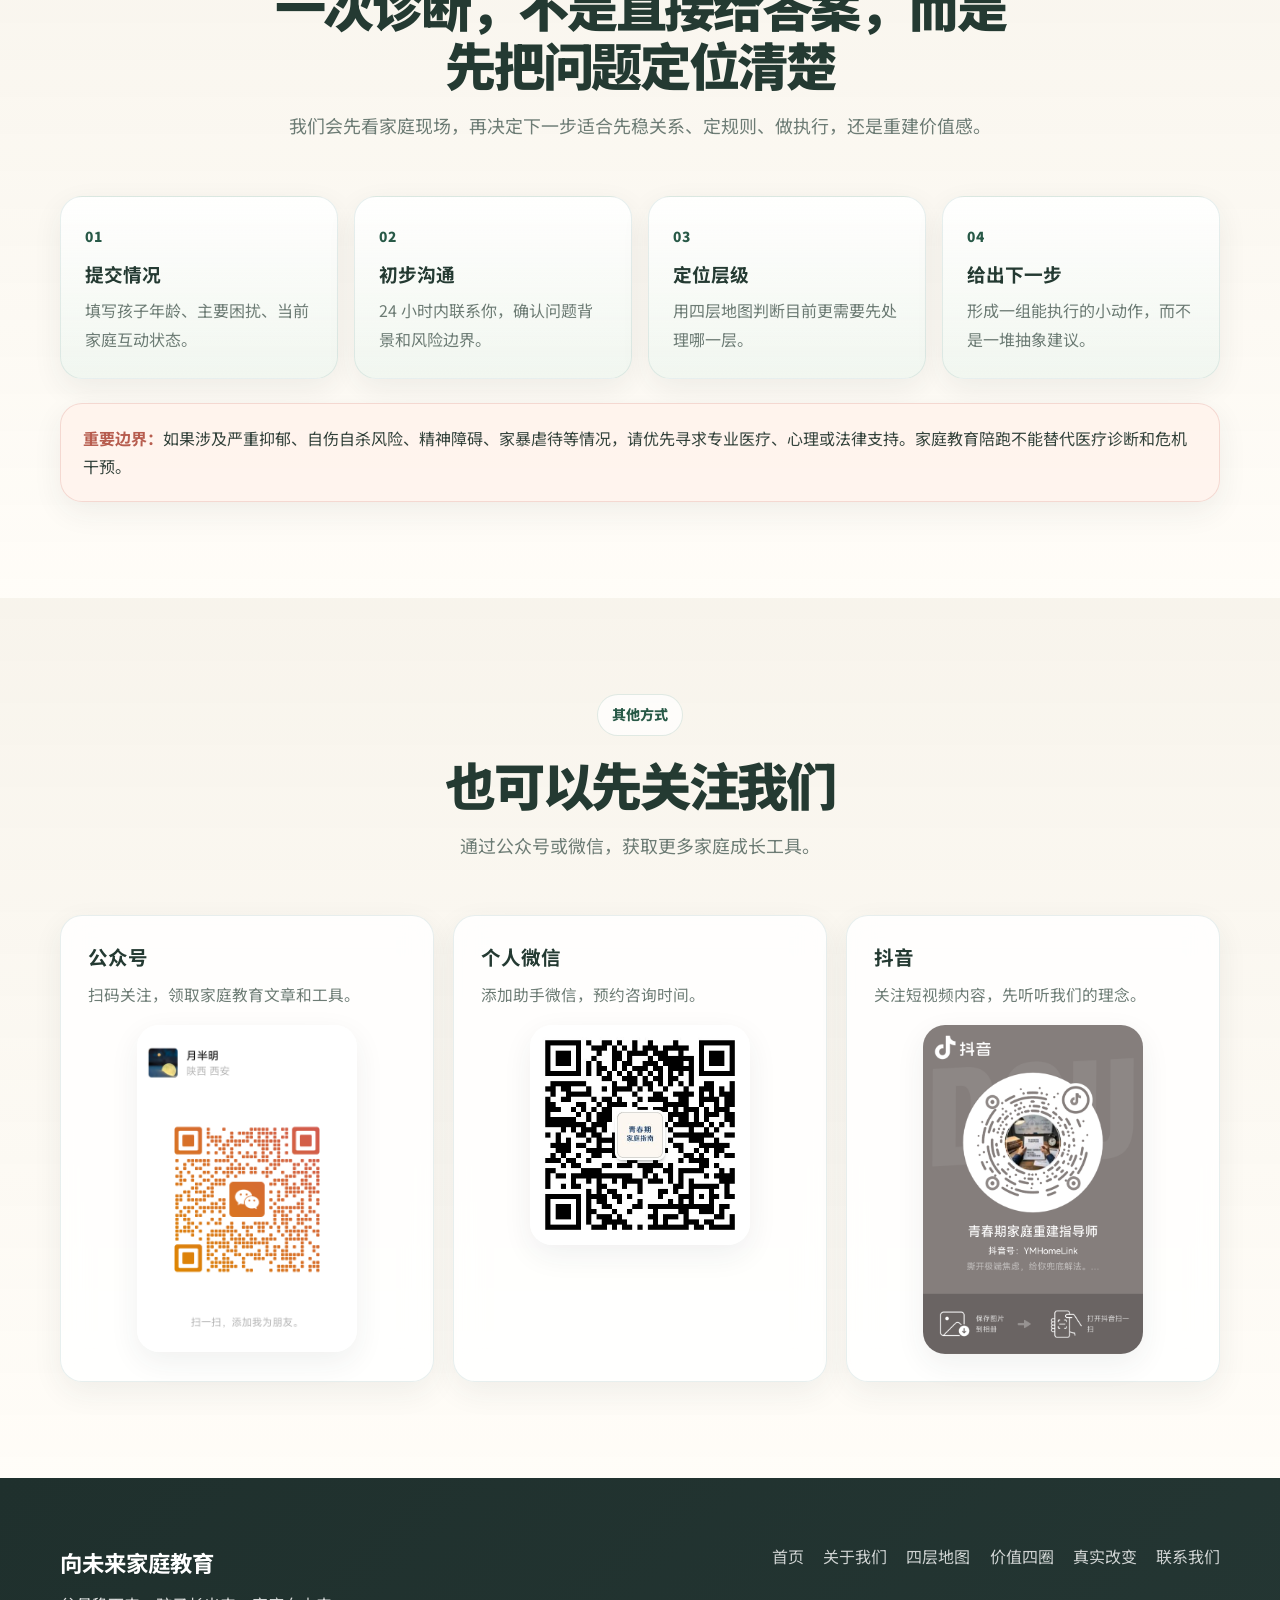
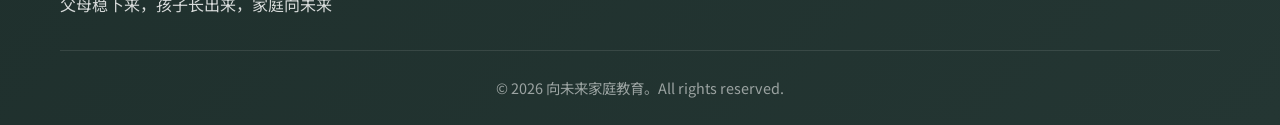
<file: contact.html>
<!DOCTYPE html>
<html lang="zh-CN">
<head>
    <meta charset="UTF-8">
    <meta name="viewport" content="width=device-width, initial-scale=1.0">
    <title>联系我们 - 向未来家庭教育</title>
    <meta name="description" content="预约向未来家庭教育咨询，领取家庭成长启动包。">
    <link rel="stylesheet" href="css/style.css">
    <link href="https://fonts.googleapis.com/css2?family=Noto+Sans+SC:wght@300;400;500;700;900&display=swap" rel="stylesheet">
</head>
<body>
    <nav class="navbar"><div class="container"><div class="nav-brand">向未来家庭教育</div><div class="nav-menu"><a href="index.html" class="nav-link">首页</a><a href="about.html" class="nav-link">关于我们</a><a href="system.html" class="nav-link">四层地图</a><a href="value.html" class="nav-link">价值四圈</a><a href="cases.html" class="nav-link">真实改变</a><a href="contact.html" class="nav-link active">联系我们</a></div><button class="nav-toggle" aria-label="打开菜单">☰</button></div></nav>

    <section class="hero page-hero">
        <div class="container"><div class="hero-content reveal"><div class="hero-eyebrow">开始第一步</div><h1 class="hero-title">预约一次家庭诊断</h1><p class="hero-subtitle">不用先准备得很完整。把当前最困扰你的问题写下来，我们一起看它卡在哪一层。</p></div></div>
    </section>

    <section class="section">
        <div class="container">
            <div class="contact-layout">
                <div class="who-card reveal">
                    <span class="eyebrow">你会得到</span>
                    <h2 class="section-title" style="font-size: clamp(1.9rem, 3vw, 2.6rem);">一次清晰的起点判断</h2>
                    <p>提交后，我们会在 24 小时内联系你，了解家庭基本情况，并帮你初步判断：当下更需要先稳关系、定规则、做执行，还是重建价值感。</p>
                    <div class="tools-list" style="justify-content: flex-start; margin-top: 1.5rem; color: var(--primary-dark);">
                        <span class="tool-item" style="background: var(--primary-soft); border-color: var(--line);">家庭状态自测表</span>
                        <span class="tool-item" style="background: var(--primary-soft); border-color: var(--line);">亲子沟通话术卡</span>
                        <span class="tool-item" style="background: var(--primary-soft); border-color: var(--line);">手机规则模板</span>
                    </div>
                </div>
                <div class="form-card reveal">
                    <form id="contact-form" class="form-grid">
                        <div class="form-field"><label for="name">您的姓名 *</label><input type="text" id="name" name="name" required></div>
                        <div class="form-field"><label for="phone">联系电话 *</label><input type="tel" id="phone" name="phone" required></div>
                        <div class="form-field"><label for="child-age">孩子年龄 *</label><select id="child-age" name="child-age" required><option value="">请选择</option><option value="3-6">3-6 岁（学龄前）</option><option value="6-9">6-9 岁（小学低年级）</option><option value="9-12">9-12 岁（小学高年级）</option><option value="12-15">12-15 岁（初中）</option><option value="15-18">15-18 岁（高中）</option></select></div>
                        <div class="form-field"><label for="message">主要困扰 *</label><textarea id="message" name="message" rows="5" required placeholder="例如：孩子不愿沟通、手机冲突、作业拖拉、亲子关系紧张……"></textarea></div>
                        <button type="submit" class="btn btn-primary">提交咨询</button>
                        <p class="text-muted text-center">信息仅用于本次咨询沟通，请放心填写。</p>
                    </form>
                </div>
            </div>
        </div>
    </section>

    <section class="section bg-light">
        <div class="container">
            <div class="section-header reveal"><span class="eyebrow">咨询流程</span><h2 class="section-title">一次诊断，不是直接给答案，而是先把问题定位清楚</h2><p class="section-subtitle">我们会先看家庭现场，再决定下一步适合先稳关系、定规则、做执行，还是重建价值感。</p></div>
            <div class="service-steps">
                <div class="service-step reveal"><strong>01</strong><h3>提交情况</h3><p>填写孩子年龄、主要困扰、当前家庭互动状态。</p></div>
                <div class="service-step reveal"><strong>02</strong><h3>初步沟通</h3><p>24 小时内联系你，确认问题背景和风险边界。</p></div>
                <div class="service-step reveal"><strong>03</strong><h3>定位层级</h3><p>用四层地图判断目前更需要先处理哪一层。</p></div>
                <div class="service-step reveal"><strong>04</strong><h3>给出下一步</h3><p>形成一组能执行的小动作，而不是一堆抽象建议。</p></div>
            </div>
            <div class="trust-note reveal">
                <strong>重要边界：</strong>如果涉及严重抑郁、自伤自杀风险、精神障碍、家暴虐待等情况，请优先寻求专业医疗、心理或法律支持。家庭教育陪跑不能替代医疗诊断和危机干预。
            </div>
        </div>
    </section>

    <section class="section bg-light">
        <div class="container">
            <div class="section-header reveal"><span class="eyebrow">其他方式</span><h2 class="section-title">也可以先关注我们</h2><p class="section-subtitle">通过公众号或微信，获取更多家庭成长工具。</p></div>
            <div class="contact-info">
                <div class="contact-item qr-card reveal"><h4>公众号</h4><p>扫码关注，领取家庭教育文章和工具。</p><img src="images/qr/qrcode-wechat-mp.jpg" alt="公众号二维码"></div>
                <div class="contact-item qr-card reveal"><h4>个人微信</h4><p>添加助手微信，预约咨询时间。</p><img src="images/qr/qrcode-wechat-personal.png" alt="个人微信二维码"></div>
                <div class="contact-item qr-card reveal"><h4>抖音</h4><p>关注短视频内容，先听听我们的理念。</p><img src="images/qr/qrcode-douyin.png" alt="抖音二维码"></div>
            </div>
        </div>
    </section>

    <footer class="footer"><div class="container"><div class="footer-content"><div class="footer-brand"><h3>向未来家庭教育</h3><p>父母稳下来，孩子长出来，家庭向未来</p></div><div class="footer-links"><a href="index.html">首页</a><a href="about.html">关于我们</a><a href="system.html">四层地图</a><a href="value.html">价值四圈</a><a href="cases.html">真实改变</a><a href="contact.html">联系我们</a></div></div><div class="footer-bottom"><p>&copy; 2026 向未来家庭教育。All rights reserved.</p></div></div></footer>
    <script src="js/main.js"></script>
</body>
</html>
</file>
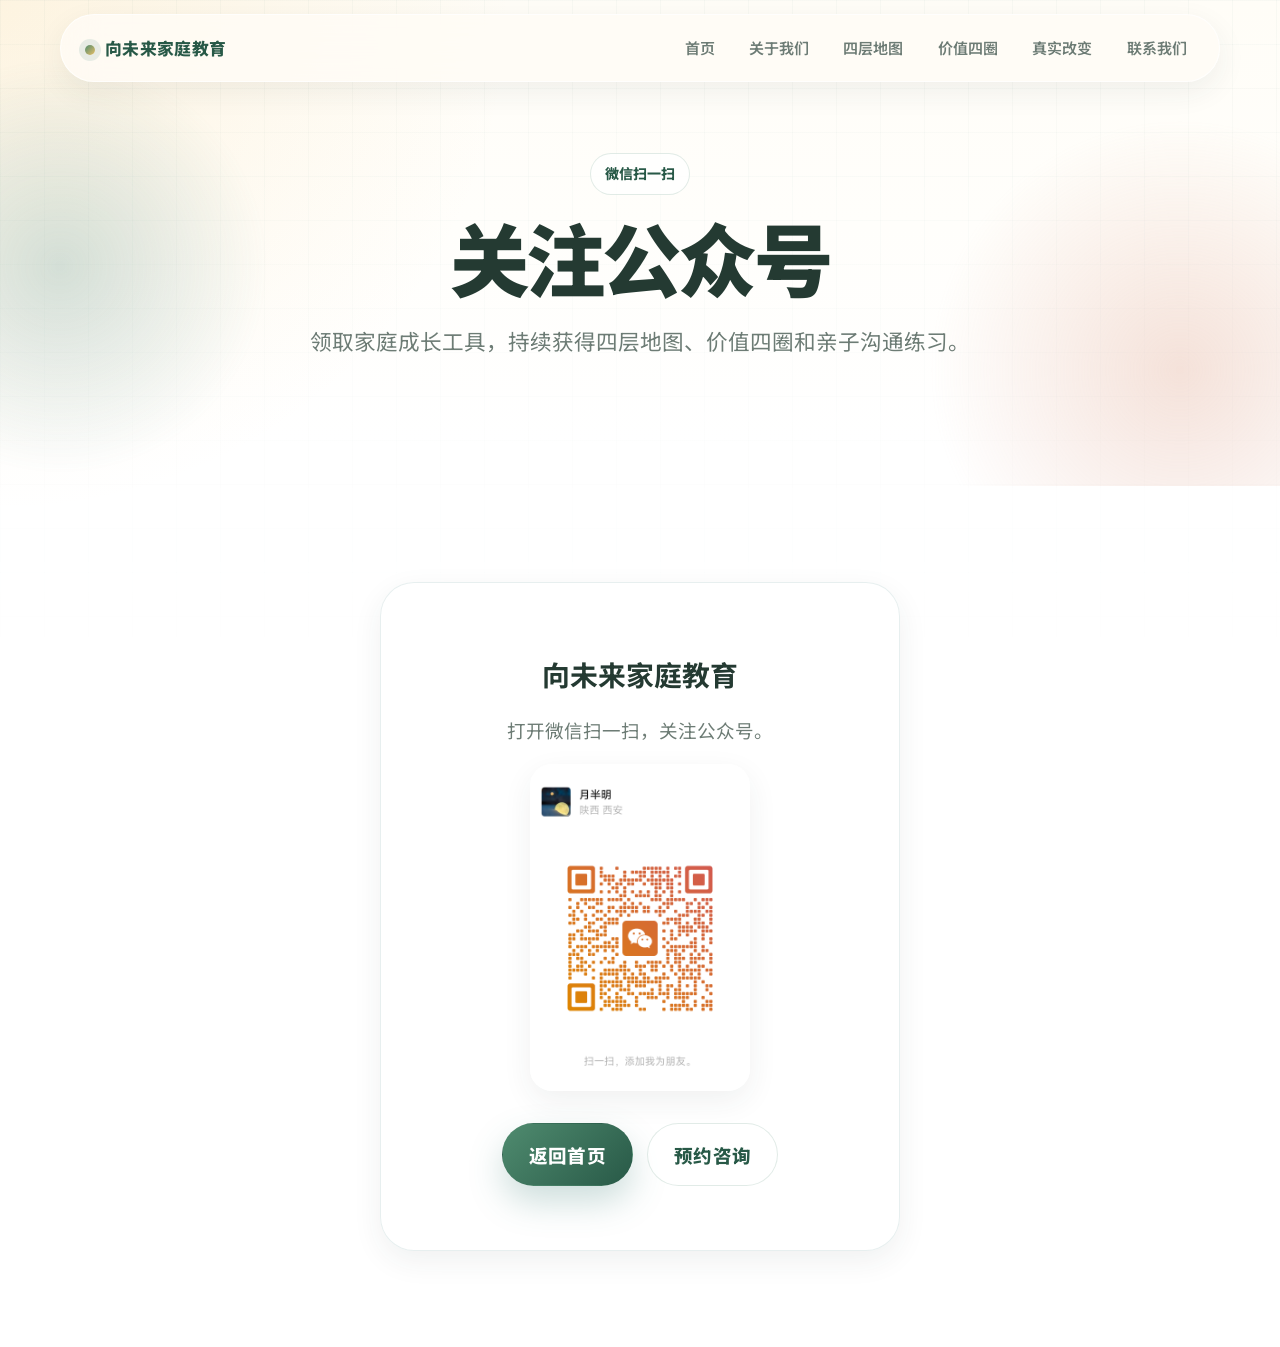
<file: qr-wechat-mp.html>
<!DOCTYPE html>
<html lang="zh-CN">
<head>
    <meta charset="UTF-8">
    <meta name="viewport" content="width=device-width, initial-scale=1.0">
    <title>关注公众号 - 向未来家庭教育</title>
    <meta name="description" content="关注向未来家庭教育公众号，领取家庭成长工具。">
    <link rel="stylesheet" href="css/style.css">
    <link href="https://fonts.googleapis.com/css2?family=Noto+Sans+SC:wght@300;400;500;700;900&display=swap" rel="stylesheet">
</head>
<body>
    <nav class="navbar"><div class="container"><div class="nav-brand">向未来家庭教育</div><div class="nav-menu"><a href="index.html" class="nav-link">首页</a><a href="about.html" class="nav-link">关于我们</a><a href="system.html" class="nav-link">四层地图</a><a href="value.html" class="nav-link">价值四圈</a><a href="cases.html" class="nav-link">真实改变</a><a href="contact.html" class="nav-link">联系我们</a></div><button class="nav-toggle" aria-label="打开菜单">☰</button></div></nav>

    <section class="hero page-hero">
        <div class="container">
            <div class="hero-content reveal">
                <div class="hero-eyebrow">微信扫一扫</div>
                <h1 class="hero-title">关注公众号</h1>
                <p class="hero-subtitle">领取家庭成长工具，持续获得四层地图、价值四圈和亲子沟通练习。</p>
            </div>
        </div>
    </section>

    <section class="section">
        <div class="container">
            <div class="who-card qr-card text-center reveal" style="max-width: 520px; margin: 0 auto;">
                <h2 style="color: var(--dark); margin-bottom: .5rem;">向未来家庭教育</h2>
                <p class="text-muted">打开微信扫一扫，关注公众号。</p>
                <img src="images/qr/qrcode-wechat-mp.jpg" alt="公众号二维码">
                <div class="hero-buttons" style="margin-top: 2rem;">
                    <a href="index.html" class="btn btn-primary">返回首页</a>
                    <a href="contact.html" class="btn btn-secondary">预约咨询</a>
                </div>
            </div>
        </div>
    </section>

    <script src="js/main.js"></script>
</body>
</html>
</file>
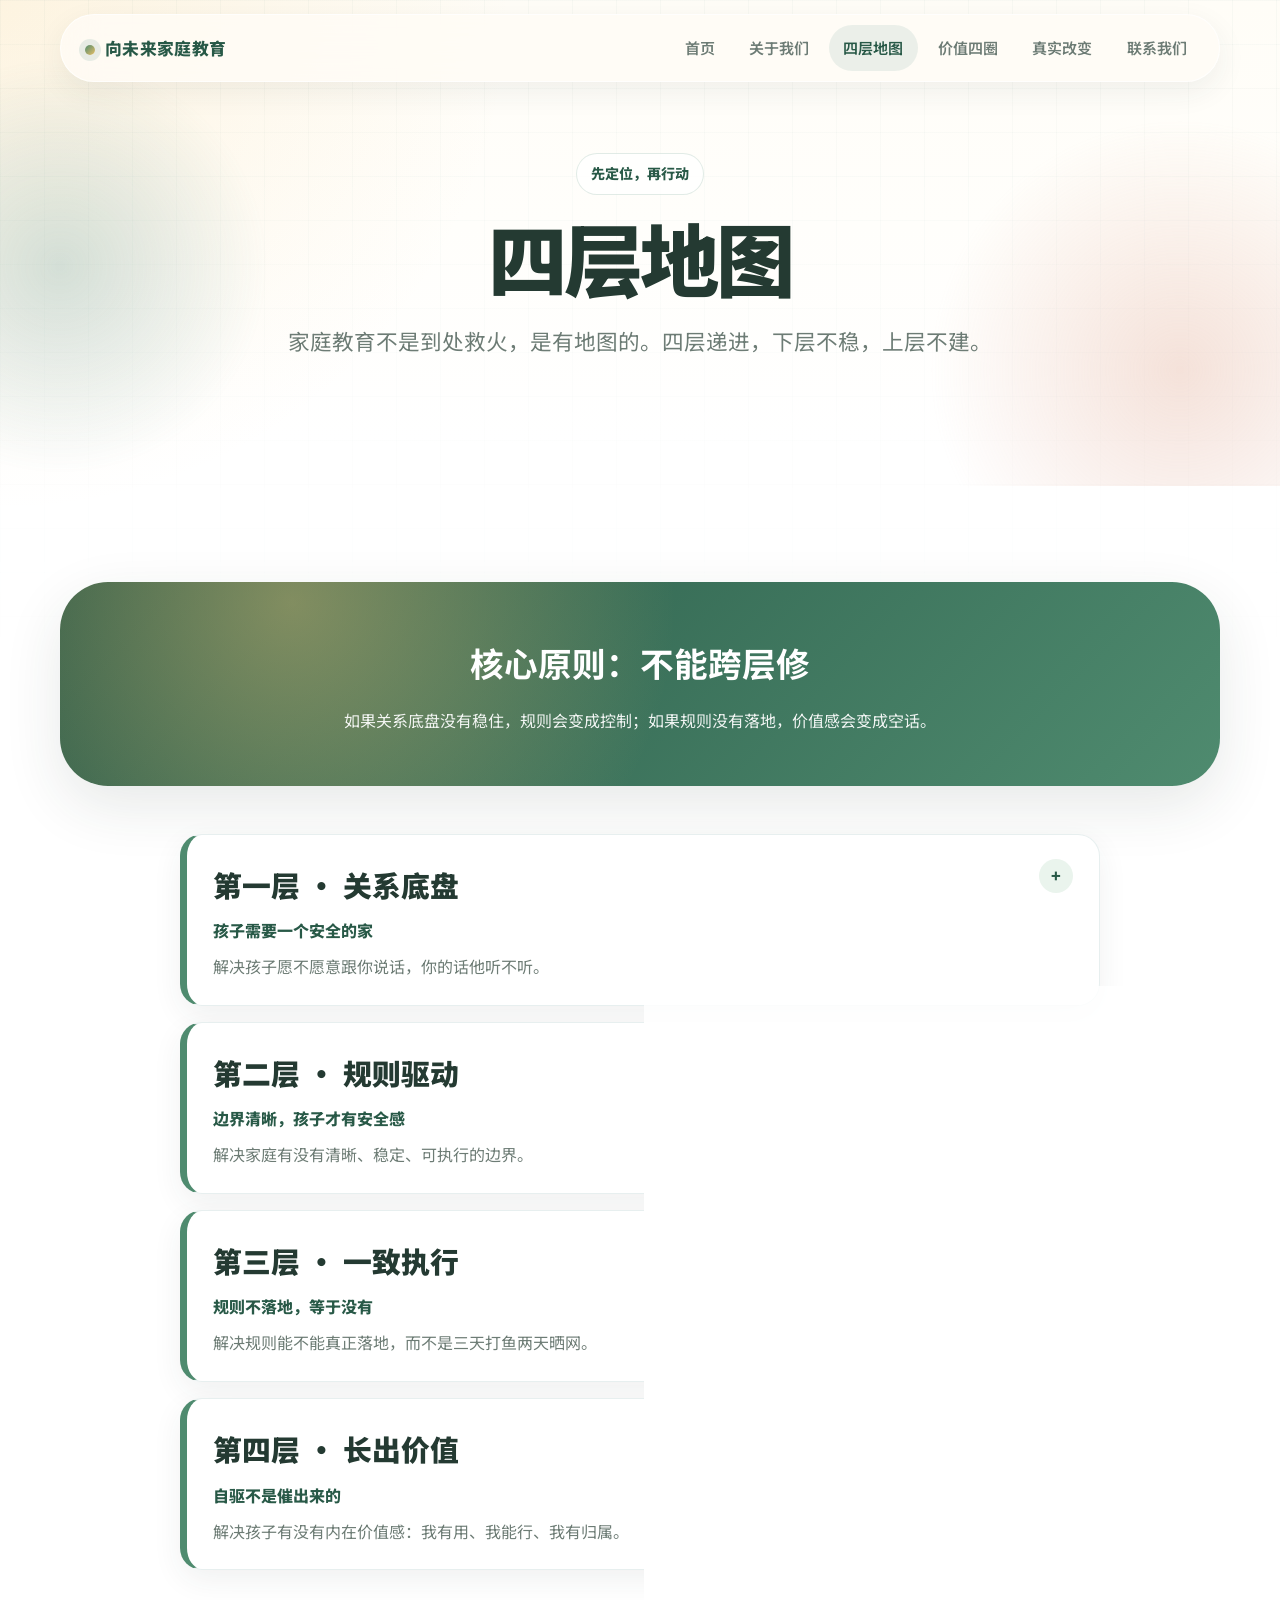
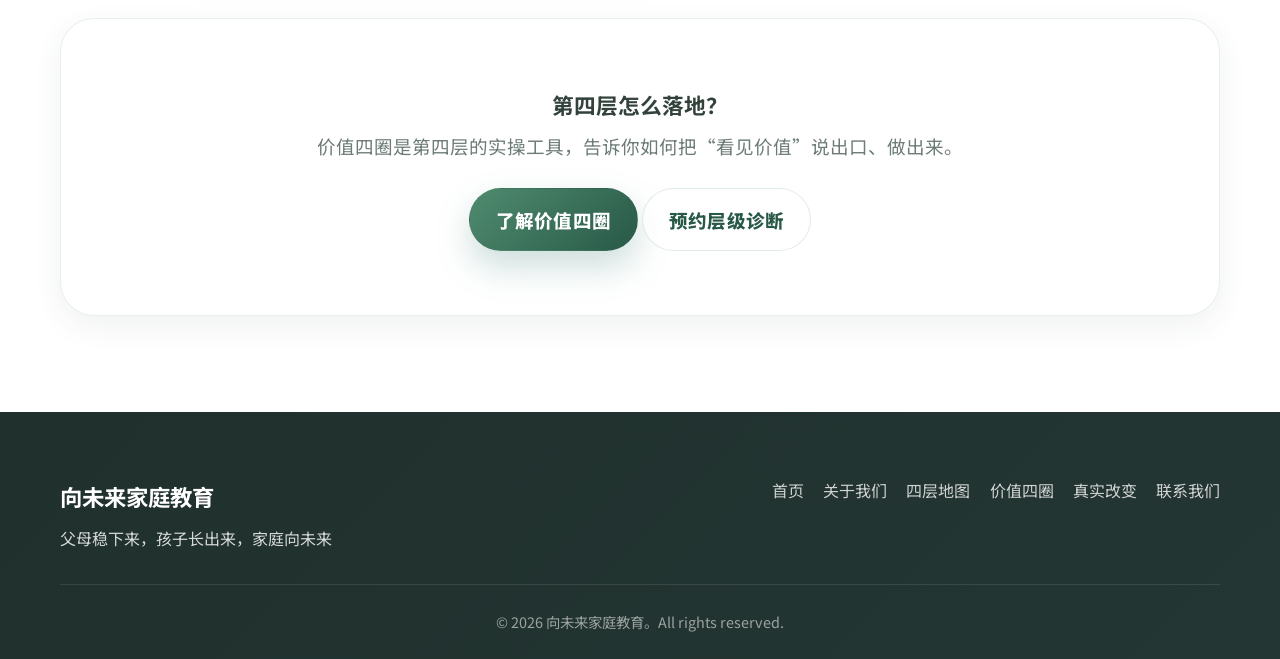
<file: system.html>
<!DOCTYPE html>
<html lang="zh-CN">
<head>
    <meta charset="UTF-8">
    <meta name="viewport" content="width=device-width, initial-scale=1.0">
    <title>四层地图 - 向未来家庭教育</title>
    <meta name="description" content="家庭教育不是到处救火，是有地图的。四层递进，下层不稳，上层不建。">
    <link rel="stylesheet" href="css/style.css">
    <link href="https://fonts.googleapis.com/css2?family=Noto+Sans+SC:wght@300;400;500;700;900&display=swap" rel="stylesheet">
</head>
<body>
    <nav class="navbar">
        <div class="container">
            <div class="nav-brand">向未来家庭教育</div>
            <div class="nav-menu">
                <a href="index.html" class="nav-link">首页</a>
                <a href="about.html" class="nav-link">关于我们</a>
                <a href="system.html" class="nav-link active">四层地图</a>
                <a href="value.html" class="nav-link">价值四圈</a>
                <a href="cases.html" class="nav-link">真实改变</a>
                <a href="contact.html" class="nav-link">联系我们</a>
            </div>
            <button class="nav-toggle" aria-label="打开菜单">☰</button>
        </div>
    </nav>

    <section class="hero page-hero">
        <div class="container">
            <div class="hero-content reveal">
                <div class="hero-eyebrow">先定位，再行动</div>
                <h1 class="hero-title">四层地图</h1>
                <p class="hero-subtitle">家庭教育不是到处救火，是有地图的。四层递进，下层不稳，上层不建。</p>
            </div>
        </div>
    </section>

    <section class="section">
        <div class="container">
            <div class="core-principle reveal">
                <h3>核心原则：不能跨层修</h3>
                <p>如果关系底盘没有稳住，规则会变成控制；如果规则没有落地，价值感会变成空话。</p>
            </div>

            <div class="pyramid-container">
                <div class="pyramid-layer reveal" data-layer="1">
                    <span class="expand-icon">+</span>
                    <div class="pyramid-layer__title">第一层 · 关系底盘</div>
                    <div class="pyramid-layer__subtitle">孩子需要一个安全的家</div>
                    <div class="pyramid-layer__desc">解决孩子愿不愿意跟你说话，你的话他听不听。</div>
                </div>
                <div class="pyramid-detail" id="layer-1">
                    <h4>关系底盘 · 详解</h4>
                    <p><strong>解决什么：</strong>孩子愿不愿意跟你说话，你的话他听不听。关系底盘稳不稳。</p>
                    <p><strong>父母做什么：</strong>承接情绪，接住孩子这个人。不是讲道理，不是给建议，是先让他知道：你在这儿。</p>
                    <p><strong>孩子得到什么：</strong>安全感、被接住感。这是所有其他层的前提。</p>
                    <p><strong>判断标准：</strong>孩子愿意主动跟你说话，哪怕说的是“我不想聊”。至少门没关上。</p>
                </div>

                <div class="pyramid-layer reveal" data-layer="2">
                    <span class="expand-icon">+</span>
                    <div class="pyramid-layer__title">第二层 · 规则驱动</div>
                    <div class="pyramid-layer__subtitle">边界清晰，孩子才有安全感</div>
                    <div class="pyramid-layer__desc">解决家庭有没有清晰、稳定、可执行的边界。</div>
                </div>
                <div class="pyramid-detail" id="layer-2">
                    <h4>规则驱动 · 详解</h4>
                    <p><strong>解决什么：</strong>家庭有没有清晰边界。孩子知道什么可以做，什么不可以做。</p>
                    <p><strong>父母做什么：</strong>建立清晰、稳定、可执行的规则。不是情绪化要求，是全家都明白的共识。</p>
                    <p><strong>孩子得到什么：</strong>秩序感、边界感。知道底线在哪，反而更安心。</p>
                    <p><strong>判断标准：</strong>家里有写下来或全家清楚知道的规则，规则数量少而精。</p>
                </div>

                <div class="pyramid-layer reveal" data-layer="3">
                    <span class="expand-icon">+</span>
                    <div class="pyramid-layer__title">第三层 · 一致执行</div>
                    <div class="pyramid-layer__subtitle">规则不落地，等于没有</div>
                    <div class="pyramid-layer__desc">解决规则能不能真正落地，而不是三天打鱼两天晒网。</div>
                </div>
                <div class="pyramid-detail" id="layer-3">
                    <h4>一致执行 · 详解</h4>
                    <p><strong>解决什么：</strong>规则能不能真正落地。定了规则但执行不一致，孩子会继续试探。</p>
                    <p><strong>父母做什么：</strong>温和坚定、持续一致地执行。不发脾气、不翻旧账、不惩罚过度。</p>
                    <p><strong>孩子得到什么：</strong>可预期感、自我管理。知道规则是真的，慢慢学会自己管自己。</p>
                    <p><strong>判断标准：</strong>规则定了之后，父母态度一致，孩子知道规则会被稳定执行。</p>
                </div>

                <div class="pyramid-layer reveal" data-layer="4">
                    <span class="expand-icon">+</span>
                    <div class="pyramid-layer__title">第四层 · 长出价值</div>
                    <div class="pyramid-layer__subtitle">自驱不是催出来的</div>
                    <div class="pyramid-layer__desc">解决孩子有没有内在价值感：我有用、我能行、我有归属。</div>
                </div>
                <div class="pyramid-detail" id="layer-4">
                    <h4>长出价值 · 详解</h4>
                    <p><strong>解决什么：</strong>孩子有没有内在价值感。觉得我有用、有人需要我、有地方归属我。</p>
                    <p><strong>父母做什么：</strong>用价值四圈帮孩子看见自己的价值。不是夸他，是帮他看见真实做到的事情。</p>
                    <p><strong>孩子得到什么：</strong>自我价值感、归属感、意义感。这是前三层都稳之后才能真正触达的。</p>
                    <p><strong>判断标准：</strong>孩子开始主动做一些事情，不需要催，而且会说“我自己能管”。</p>
                </div>
            </div>

            <div class="who-card text-center mt-lg reveal">
                <h3>第四层怎么落地？</h3>
                <p class="text-muted">价值四圈是第四层的实操工具，告诉你如何把“看见价值”说出口、做出来。</p>
                <div style="margin-top: 1.5rem;">
                    <a href="value.html" class="btn btn-primary">了解价值四圈</a>
                    <a href="contact.html" class="btn btn-secondary">预约层级诊断</a>
                </div>
            </div>
        </div>
    </section>

    <footer class="footer">
        <div class="container">
            <div class="footer-content">
                <div class="footer-brand">
                    <h3>向未来家庭教育</h3>
                    <p>父母稳下来，孩子长出来，家庭向未来</p>
                </div>
                <div class="footer-links">
                    <a href="index.html">首页</a>
                    <a href="about.html">关于我们</a>
                    <a href="system.html">四层地图</a>
                    <a href="value.html">价值四圈</a>
                    <a href="cases.html">真实改变</a>
                    <a href="contact.html">联系我们</a>
                </div>
            </div>
            <div class="footer-bottom">
                <p>&copy; 2026 向未来家庭教育。All rights reserved.</p>
            </div>
        </div>
    </footer>

    <script src="js/main.js"></script>
</body>
</html>
</file>
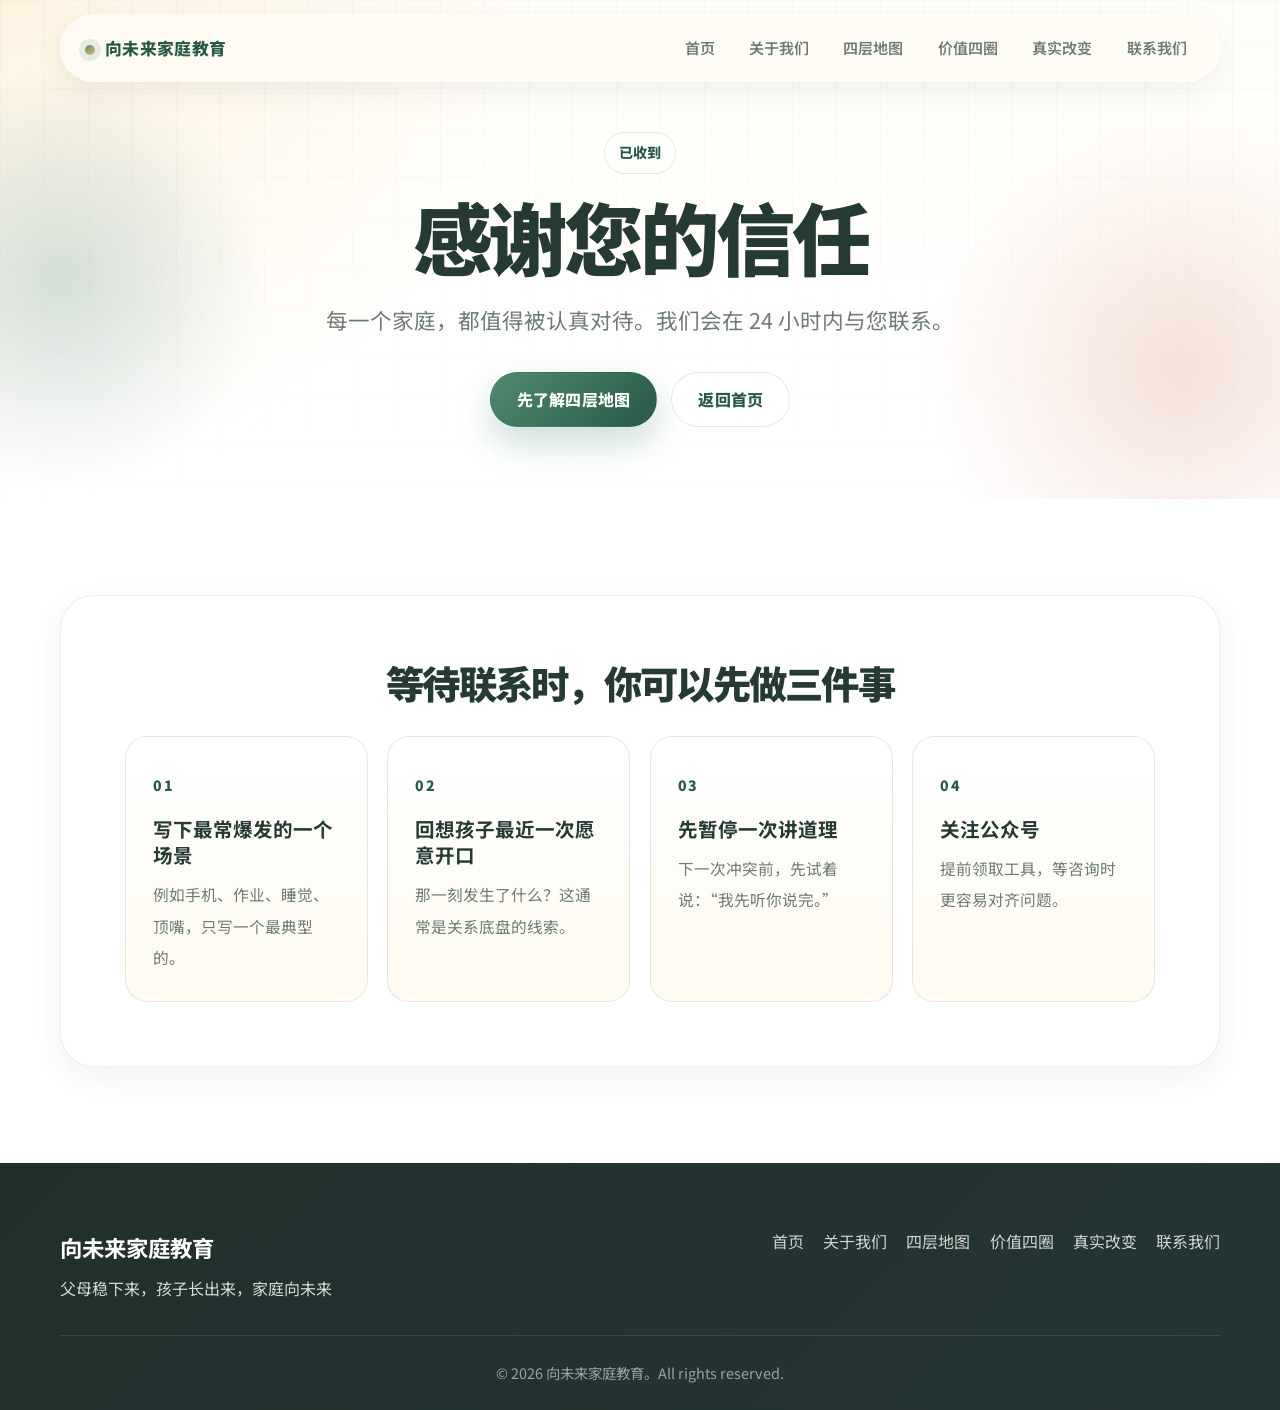
<file: thanks.html>
<!DOCTYPE html>
<html lang="zh-CN">
<head>
    <meta charset="UTF-8">
    <meta name="viewport" content="width=device-width, initial-scale=1.0">
    <title>感谢您的信任 - 向未来家庭教育</title>
    <link rel="stylesheet" href="css/style.css">
    <link href="https://fonts.googleapis.com/css2?family=Noto+Sans+SC:wght@300;400;500;700;900&display=swap" rel="stylesheet">
</head>
<body>
    <nav class="navbar"><div class="container"><div class="nav-brand">向未来家庭教育</div><div class="nav-menu"><a href="index.html" class="nav-link">首页</a><a href="about.html" class="nav-link">关于我们</a><a href="system.html" class="nav-link">四层地图</a><a href="value.html" class="nav-link">价值四圈</a><a href="cases.html" class="nav-link">真实改变</a><a href="contact.html" class="nav-link">联系我们</a></div><button class="nav-toggle" aria-label="打开菜单">☰</button></div></nav>

    <section class="hero page-hero">
        <div class="container"><div class="hero-content reveal"><div class="hero-eyebrow">已收到</div><h1 class="hero-title">感谢您的信任</h1><p class="hero-subtitle">每一个家庭，都值得被认真对待。我们会在 24 小时内与您联系。</p><div class="hero-buttons"><a href="system.html" class="btn btn-primary">先了解四层地图</a><a href="index.html" class="btn btn-secondary">返回首页</a></div></div></div>
    </section>

    <section class="section">
        <div class="container">
            <div class="who-card text-center reveal">
                <h2 class="section-title" style="font-size: clamp(1.8rem, 3vw, 2.6rem);">等待联系时，你可以先做三件事</h2>
                <div class="why-us" style="margin-top: 2rem; text-align: left;">
                    <div class="why-card"><div class="why-number">01</div><h4>写下最常爆发的一个场景</h4><p>例如手机、作业、睡觉、顶嘴，只写一个最典型的。</p></div>
                    <div class="why-card"><div class="why-number">02</div><h4>回想孩子最近一次愿意开口</h4><p>那一刻发生了什么？这通常是关系底盘的线索。</p></div>
                    <div class="why-card"><div class="why-number">03</div><h4>先暂停一次讲道理</h4><p>下一次冲突前，先试着说：“我先听你说完。”</p></div>
                    <div class="why-card"><div class="why-number">04</div><h4>关注公众号</h4><p>提前领取工具，等咨询时更容易对齐问题。</p></div>
                </div>
            </div>
        </div>
    </section>

    <footer class="footer"><div class="container"><div class="footer-content"><div class="footer-brand"><h3>向未来家庭教育</h3><p>父母稳下来，孩子长出来，家庭向未来</p></div><div class="footer-links"><a href="index.html">首页</a><a href="about.html">关于我们</a><a href="system.html">四层地图</a><a href="value.html">价值四圈</a><a href="cases.html">真实改变</a><a href="contact.html">联系我们</a></div></div><div class="footer-bottom"><p>&copy; 2026 向未来家庭教育。All rights reserved.</p></div></div></footer>
    <script src="js/main.js"></script>
</body>
</html>
</file>
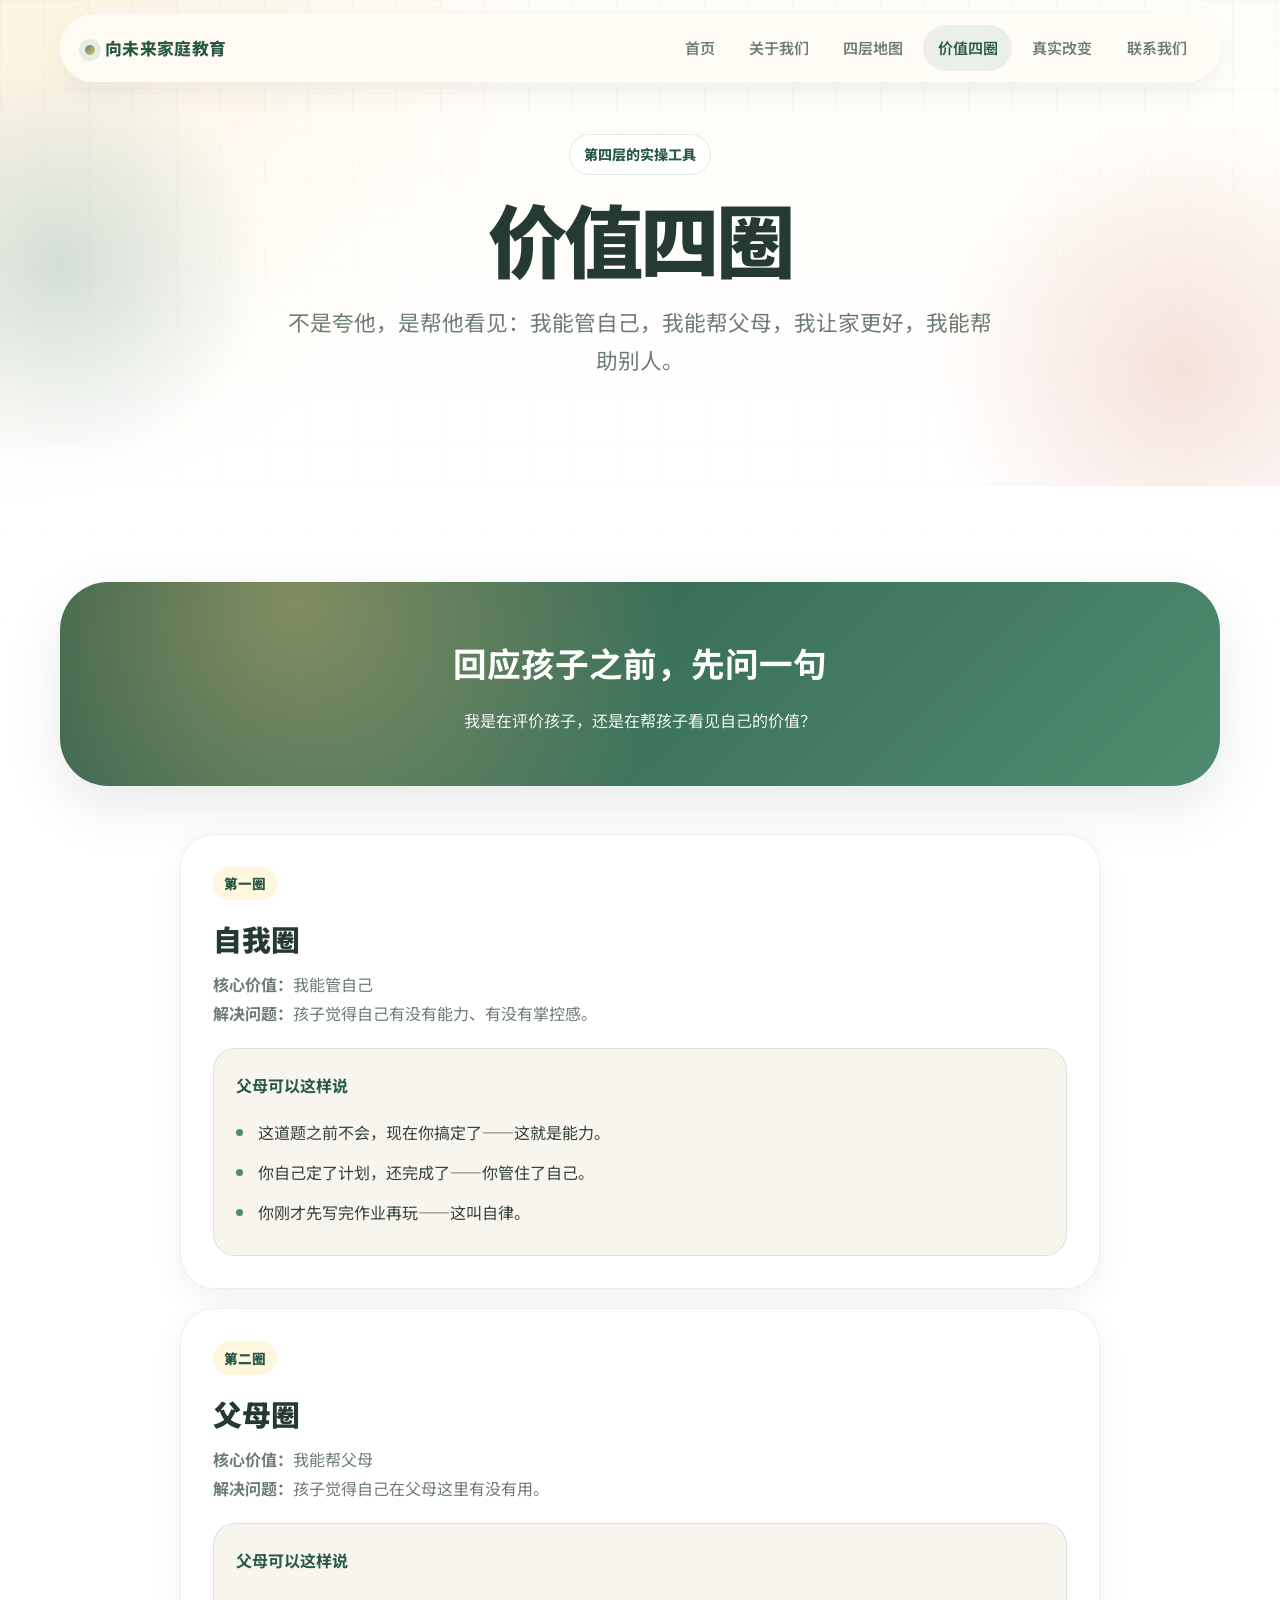
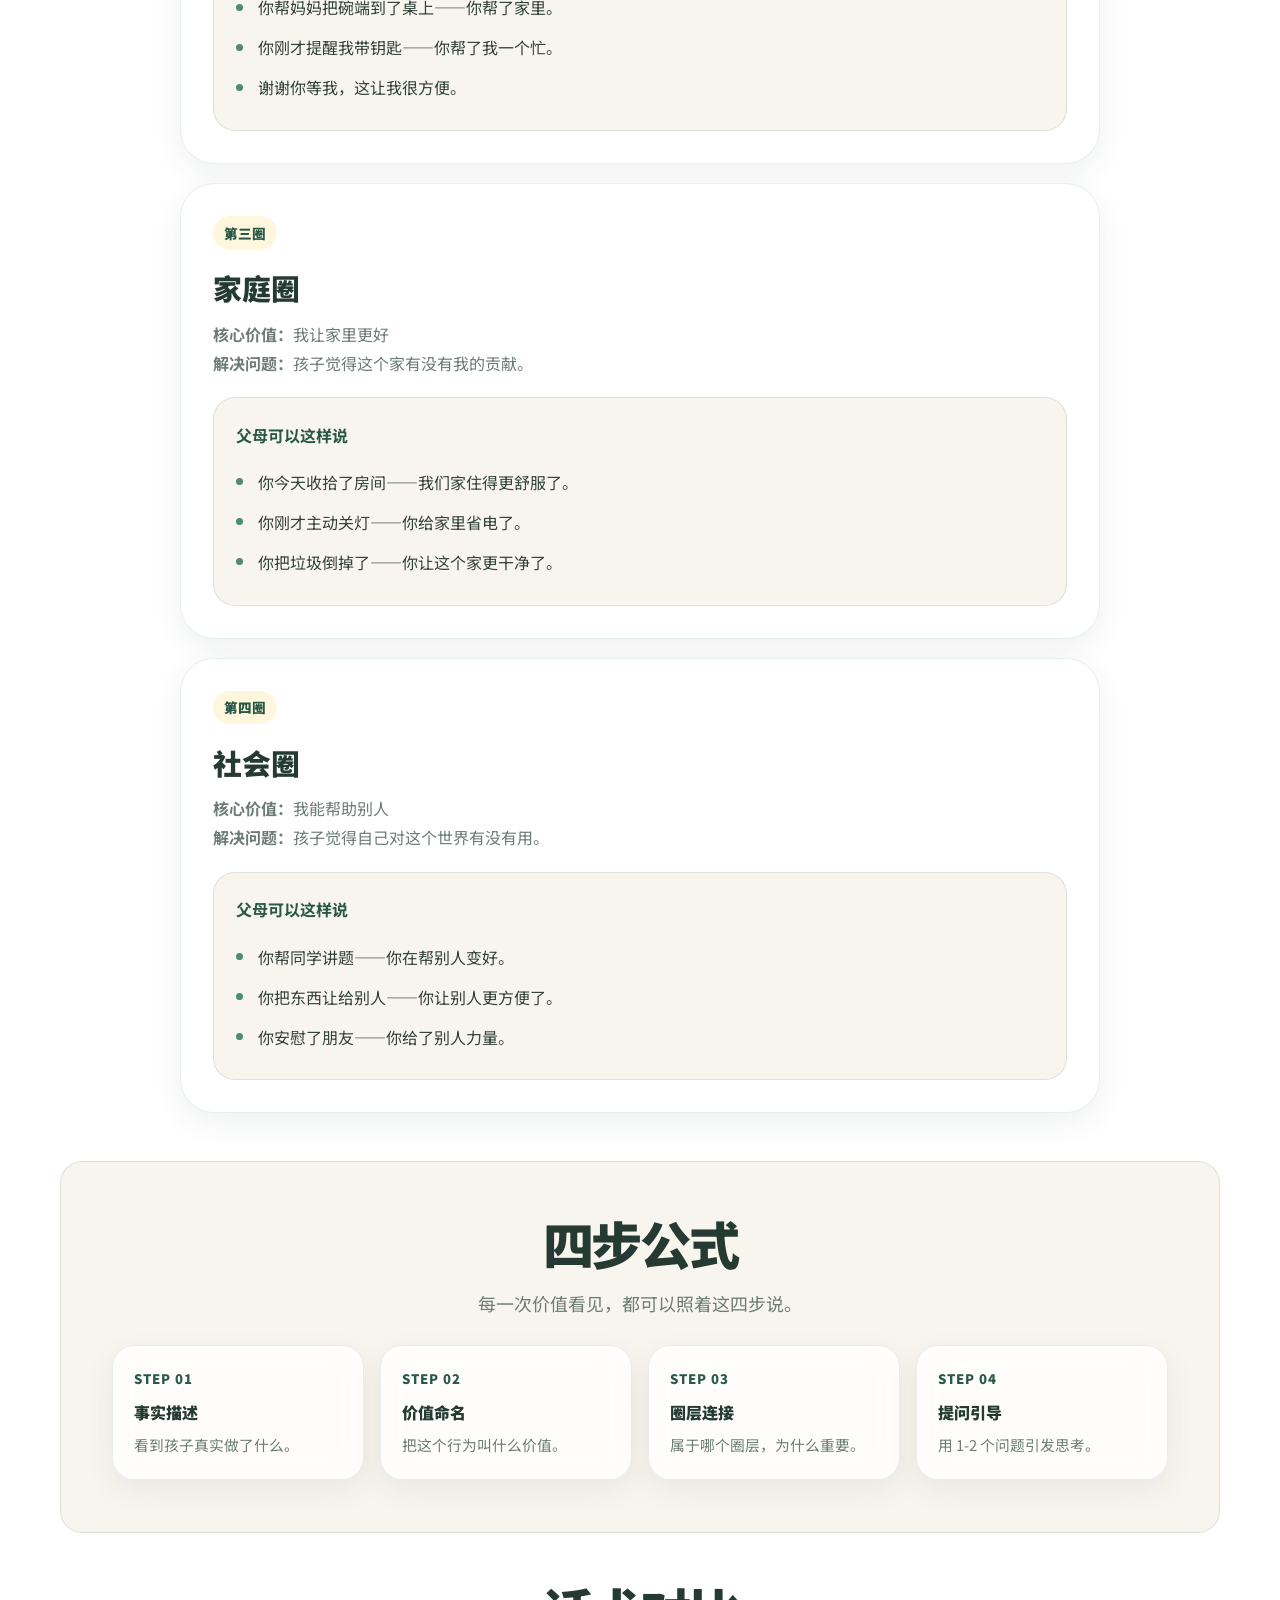
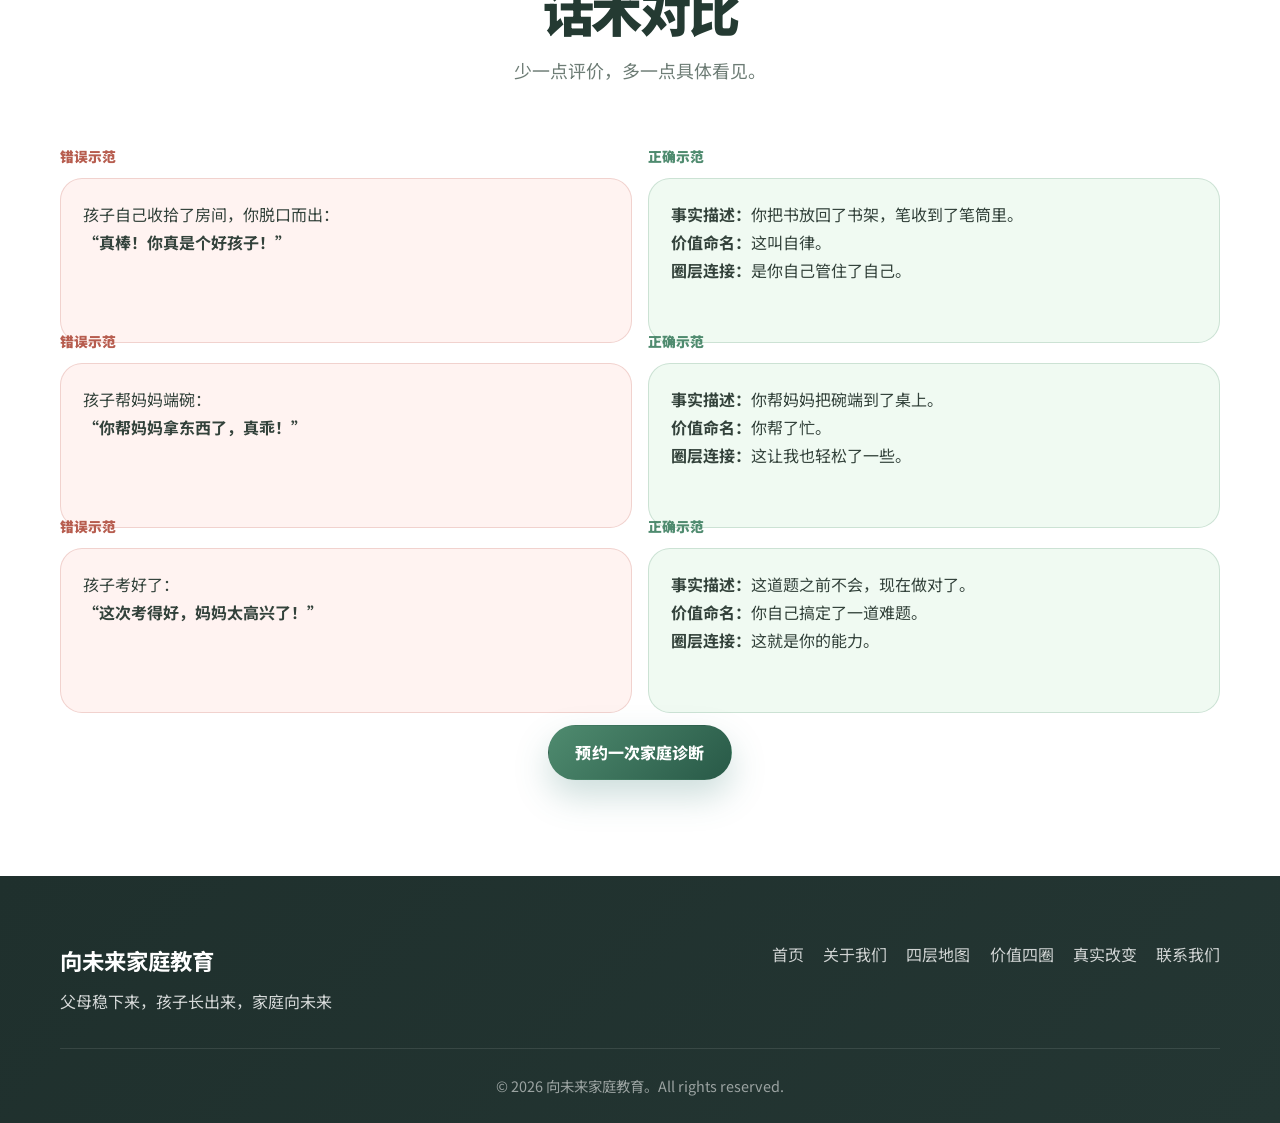
<file: value.html>
<!DOCTYPE html>
<html lang="zh-CN">
<head>
    <meta charset="UTF-8">
    <meta name="viewport" content="width=device-width, initial-scale=1.0">
    <title>价值四圈 - 向未来家庭教育</title>
    <meta name="description" content="不是夸他，是帮他看见。价值四圈：自我圈、父母圈、家庭圈、社会圈，第四层的实操工具。">
    <link rel="stylesheet" href="css/style.css">
    <link href="https://fonts.googleapis.com/css2?family=Noto+Sans+SC:wght@300;400;500;700;900&display=swap" rel="stylesheet">
</head>
<body>
    <nav class="navbar">
        <div class="container">
            <div class="nav-brand">向未来家庭教育</div>
            <div class="nav-menu">
                <a href="index.html" class="nav-link">首页</a>
                <a href="about.html" class="nav-link">关于我们</a>
                <a href="system.html" class="nav-link">四层地图</a>
                <a href="value.html" class="nav-link active">价值四圈</a>
                <a href="cases.html" class="nav-link">真实改变</a>
                <a href="contact.html" class="nav-link">联系我们</a>
            </div>
            <button class="nav-toggle" aria-label="打开菜单">☰</button>
        </div>
    </nav>

    <section class="hero page-hero">
        <div class="container">
            <div class="hero-content reveal">
                <div class="hero-eyebrow">第四层的实操工具</div>
                <h1 class="hero-title">价值四圈</h1>
                <p class="hero-subtitle">不是夸他，是帮他看见：我能管自己，我能帮父母，我让家更好，我能帮助别人。</p>
            </div>
        </div>
    </section>

    <section class="section">
        <div class="container">
            <div class="core-principle reveal">
                <h3>回应孩子之前，先问一句</h3>
                <p>我是在评价孩子，还是在帮孩子看见自己的价值？</p>
            </div>

            <div class="value-circles-container">
                <div class="circle-item reveal">
                    <div class="circle-number">第一圈</div>
                    <div class="circle-title">自我圈</div>
                    <div class="circle-desc"><strong>核心价值：</strong>我能管自己<br><strong>解决问题：</strong>孩子觉得自己有没有能力、有没有掌控感。</div>
                    <div class="circle-examples">
                        <h4>父母可以这样说</h4>
                        <ul>
                            <li>这道题之前不会，现在你搞定了——这就是能力。</li>
                            <li>你自己定了计划，还完成了——你管住了自己。</li>
                            <li>你刚才先写完作业再玩——这叫自律。</li>
                        </ul>
                    </div>
                </div>

                <div class="circle-item reveal">
                    <div class="circle-number">第二圈</div>
                    <div class="circle-title">父母圈</div>
                    <div class="circle-desc"><strong>核心价值：</strong>我能帮父母<br><strong>解决问题：</strong>孩子觉得自己在父母这里有没有用。</div>
                    <div class="circle-examples">
                        <h4>父母可以这样说</h4>
                        <ul>
                            <li>你帮妈妈把碗端到了桌上——你帮了家里。</li>
                            <li>你刚才提醒我带钥匙——你帮了我一个忙。</li>
                            <li>谢谢你等我，这让我很方便。</li>
                        </ul>
                    </div>
                </div>

                <div class="circle-item reveal">
                    <div class="circle-number">第三圈</div>
                    <div class="circle-title">家庭圈</div>
                    <div class="circle-desc"><strong>核心价值：</strong>我让家里更好<br><strong>解决问题：</strong>孩子觉得这个家有没有我的贡献。</div>
                    <div class="circle-examples">
                        <h4>父母可以这样说</h4>
                        <ul>
                            <li>你今天收拾了房间——我们家住得更舒服了。</li>
                            <li>你刚才主动关灯——你给家里省电了。</li>
                            <li>你把垃圾倒掉了——你让这个家更干净了。</li>
                        </ul>
                    </div>
                </div>

                <div class="circle-item reveal">
                    <div class="circle-number">第四圈</div>
                    <div class="circle-title">社会圈</div>
                    <div class="circle-desc"><strong>核心价值：</strong>我能帮助别人<br><strong>解决问题：</strong>孩子觉得自己对这个世界有没有用。</div>
                    <div class="circle-examples">
                        <h4>父母可以这样说</h4>
                        <ul>
                            <li>你帮同学讲题——你在帮别人变好。</li>
                            <li>你把东西让给别人——你让别人更方便了。</li>
                            <li>你安慰了朋友——你给了别人力量。</li>
                        </ul>
                    </div>
                </div>
            </div>

            <div class="formula-section reveal">
                <div class="section-header" style="margin-bottom: 1.4rem;">
                    <h2 class="section-title">四步公式</h2>
                    <p class="section-subtitle">每一次价值看见，都可以照着这四步说。</p>
                </div>
                <div class="formula-steps">
                    <div class="formula-step">
                        <div class="formula-step__num">STEP 01</div>
                        <div class="formula-step__name">事实描述</div>
                        <div class="formula-step__desc">看到孩子真实做了什么。</div>
                    </div>
                    <div class="formula-step">
                        <div class="formula-step__num">STEP 02</div>
                        <div class="formula-step__name">价值命名</div>
                        <div class="formula-step__desc">把这个行为叫什么价值。</div>
                    </div>
                    <div class="formula-step">
                        <div class="formula-step__num">STEP 03</div>
                        <div class="formula-step__name">圈层连接</div>
                        <div class="formula-step__desc">属于哪个圈层，为什么重要。</div>
                    </div>
                    <div class="formula-step">
                        <div class="formula-step__num">STEP 04</div>
                        <div class="formula-step__name">提问引导</div>
                        <div class="formula-step__desc">用 1-2 个问题引发思考。</div>
                    </div>
                </div>
            </div>

            <div class="mt-lg reveal">
                <div class="section-header">
                    <h2 class="section-title">话术对比</h2>
                    <p class="section-subtitle">少一点评价，多一点具体看见。</p>
                </div>

                <div class="speech-pair">
                    <div>
                        <div class="speech-badge speech-badge--bad">错误示范</div>
                        <div class="speech-box speech-box--bad">孩子自己收拾了房间，你脱口而出：<br><strong>“真棒！你真是个好孩子！”</strong></div>
                    </div>
                    <div>
                        <div class="speech-badge speech-badge--good">正确示范</div>
                        <div class="speech-box speech-box--good"><strong>事实描述：</strong>你把书放回了书架，笔收到了笔筒里。<br><strong>价值命名：</strong>这叫自律。<br><strong>圈层连接：</strong>是你自己管住了自己。</div>
                    </div>
                </div>

                <div class="speech-pair">
                    <div>
                        <div class="speech-badge speech-badge--bad">错误示范</div>
                        <div class="speech-box speech-box--bad">孩子帮妈妈端碗：<br><strong>“你帮妈妈拿东西了，真乖！”</strong></div>
                    </div>
                    <div>
                        <div class="speech-badge speech-badge--good">正确示范</div>
                        <div class="speech-box speech-box--good"><strong>事实描述：</strong>你帮妈妈把碗端到了桌上。<br><strong>价值命名：</strong>你帮了忙。<br><strong>圈层连接：</strong>这让我也轻松了一些。</div>
                    </div>
                </div>

                <div class="speech-pair">
                    <div>
                        <div class="speech-badge speech-badge--bad">错误示范</div>
                        <div class="speech-box speech-box--bad">孩子考好了：<br><strong>“这次考得好，妈妈太高兴了！”</strong></div>
                    </div>
                    <div>
                        <div class="speech-badge speech-badge--good">正确示范</div>
                        <div class="speech-box speech-box--good"><strong>事实描述：</strong>这道题之前不会，现在做对了。<br><strong>价值命名：</strong>你自己搞定了一道难题。<br><strong>圈层连接：</strong>这就是你的能力。</div>
                    </div>
                </div>
            </div>

            <div class="text-center mt-lg reveal">
                <a href="contact.html" class="btn btn-primary">预约一次家庭诊断</a>
            </div>
        </div>
    </section>

    <footer class="footer">
        <div class="container">
            <div class="footer-content">
                <div class="footer-brand">
                    <h3>向未来家庭教育</h3>
                    <p>父母稳下来，孩子长出来，家庭向未来</p>
                </div>
                <div class="footer-links">
                    <a href="index.html">首页</a>
                    <a href="about.html">关于我们</a>
                    <a href="system.html">四层地图</a>
                    <a href="value.html">价值四圈</a>
                    <a href="cases.html">真实改变</a>
                    <a href="contact.html">联系我们</a>
                </div>
            </div>
            <div class="footer-bottom">
                <p>&copy; 2026 向未来家庭教育。All rights reserved.</p>
            </div>
        </div>
    </footer>

    <script src="js/main.js"></script>
</body>
</html>
</file>
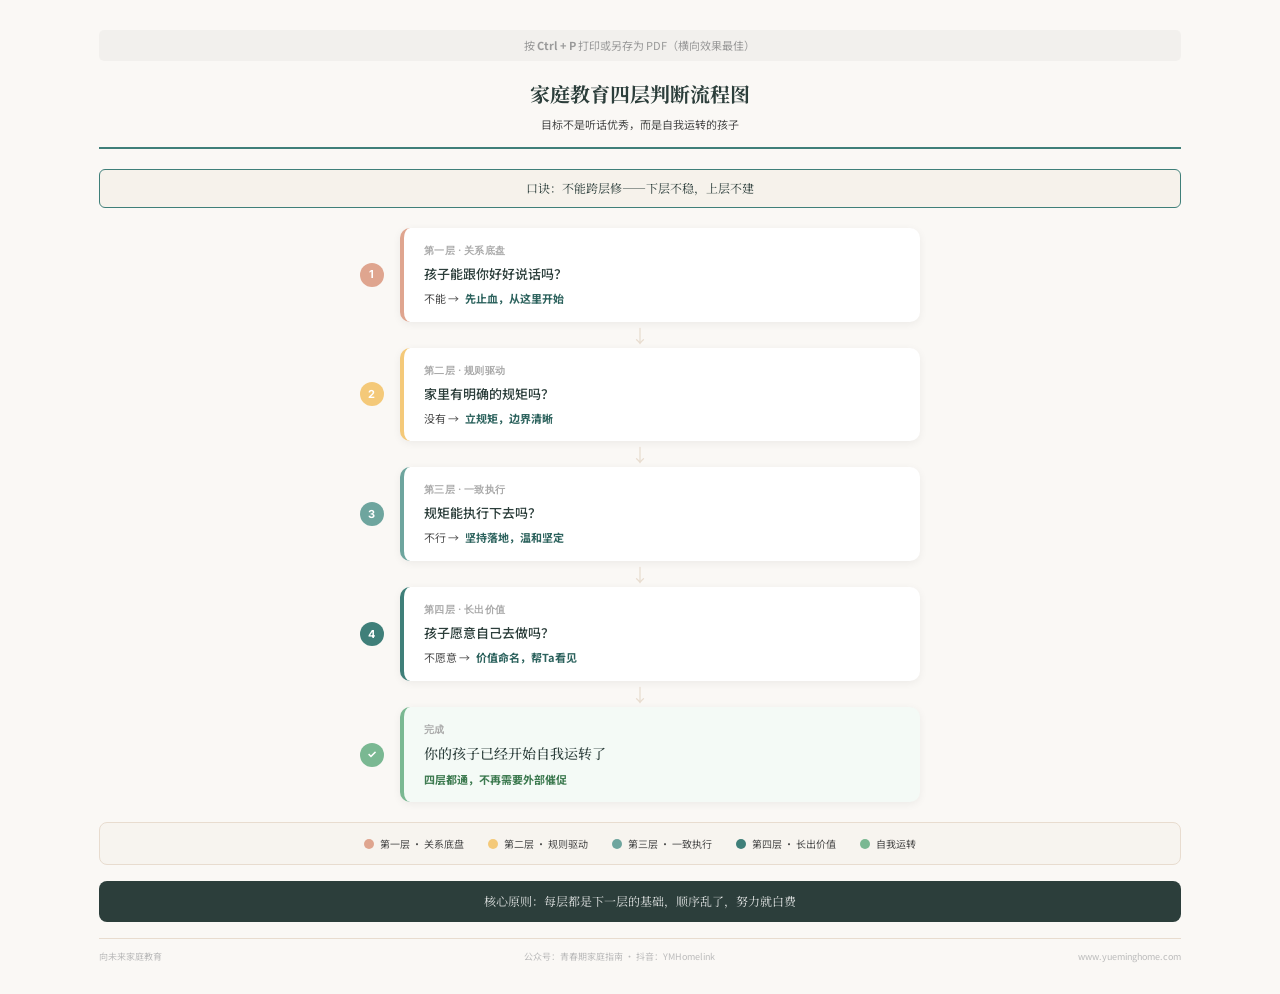
<file: resources/judge-flowchart.html>
<!DOCTYPE html>
<html lang="zh-CN">
<head>
  <meta charset="UTF-8">
  <meta name="viewport" content="width=device-width, initial-scale=1.0">
  <title>家庭教育四层判断流程图 | 向未来家庭教育</title>
  <link rel="icon" type="image/svg+xml" href="data:image/svg+xml,%3Csvg xmlns='http://www.w3.org/2000/svg' viewBox='0 0 32 32'%3E%3Ccircle cx='16' cy='16' r='14' fill='%23C9A96E'/%3E%3Ctext x='16' y='20' text-anchor='middle' fill='white' font-size='14' font-family='serif'%3E%E6%9C%88%3C/text%3E%3C/svg%3E">
  <link href="https://fonts.googleapis.com/css2?family=Noto+Serif+SC:wght@400;700&family=Noto+Sans+SC:wght@300;400;500&family=Inter:wght@400;500;700&display=swap" rel="stylesheet">
  <style>
    :root {
      --accent: #3F7F79;
      --accent-dark: #2C625D;
      --l1: #DFA58F;
      --l2: #F4C979;
      --l3: #6EA59E;
      --l4: #3F7F79;
      --success: #7ab892;
      --heading: #2C3E3B;
      --body: #4A4A4A;
      --bg: #FAF8F5;
      --divider: #E8DCCF;
    }

    @page { size: A4 landscape; margin: 15mm; }
    * { box-sizing: border-box; margin: 0; padding: 0; }

    body {
      font-family: 'Noto Sans SC', 'PingFang SC', sans-serif;
      background: #fff;
      color: var(--body);
      font-size: 12px;
      line-height: 1.7;
      padding: 20px;
      max-width: 297mm;
      margin: 0 auto;
    }

    /* ---- Header ---- */
    .header {
      text-align: center;
      padding-bottom: 14px;
      border-bottom: 2px solid var(--accent);
      margin-bottom: 20px;
    }
    .header h1 {
      font-family: 'Noto Serif SC', serif;
      font-size: 20px;
      color: var(--heading);
      margin-bottom: 4px;
    }
    .header p {
      font-size: 11px;
      color: var(--body);
    }

    /* ---- Core note ---- */
    .core-note {
      text-align: center;
      background: rgba(201,169,110,0.08);
      border: 1px solid var(--accent);
      border-radius: 6px;
      padding: 8px 16px;
      margin-bottom: 20px;
      font-size: 12px;
      color: var(--heading);
      font-family: 'Noto Serif SC', serif;
    }

    /* ---- Flow ---- */
    .flow {
      display: flex;
      flex-direction: column;
      align-items: center;
      gap: 0;
    }

    .flow-step {
      display: flex;
      align-items: center;
      gap: 16px;
      width: 100%;
      max-width: 560px;
    }

    .flow-step:nth-child(even) {
      flex-direction: row-reverse;
    }

    .step-box {
      flex: 1;
      border-radius: 10px;
      padding: 14px 20px;
      background: #fff;
      border-left: 4px solid var(--accent);
      box-shadow: 0 2px 8px rgba(0,0,0,0.06);
    }

    .step-box.l1 { border-left-color: var(--l1); }
    .step-box.l2 { border-left-color: var(--l2); }
    .step-box.l3 { border-left-color: var(--l3); }
    .step-box.l4 { border-left-color: var(--l4); }
    .step-box.success {
      border-left-color: var(--success);
      background: #f4faf6;
    }

    .step-num {
      display: inline-flex;
      align-items: center;
      justify-content: center;
      width: 24px;
      height: 24px;
      border-radius: 50%;
      font-size: 11px;
      font-weight: 700;
      color: #fff;
      font-family: 'Inter', sans-serif;
      flex-shrink: 0;
    }
    .step-num.n1 { background: var(--l1); }
    .step-num.n2 { background: var(--l2); }
    .step-num.n3 { background: var(--l3); }
    .step-num.n4 { background: var(--l4); }
    .step-num.n5 { background: var(--success); }

    .step-label {
      font-size: 10px;
      font-weight: 700;
      text-transform: uppercase;
      letter-spacing: 0.05em;
      color: #aaa;
      margin-bottom: 4px;
      font-family: 'Inter', sans-serif;
    }

    .step-q {
      font-size: 13px;
      font-weight: 500;
      color: var(--heading);
      margin-bottom: 4px;
    }

    .step-a {
      font-size: 11px;
      color: var(--body);
      display: flex;
      align-items: center;
      gap: 6px;
      flex-wrap: wrap;
    }

    .step-a strong { color: var(--accent-dark); }

    .flow-arrow {
      text-align: center;
      font-size: 18px;
      color: var(--divider);
      padding: 4px 0;
      line-height: 1;
    }

    /* ---- Key ---- */
    .key {
      display: flex;
      justify-content: center;
      gap: 24px;
      flex-wrap: wrap;
      margin-top: 20px;
      padding: 12px 20px;
      background: rgba(201,169,110,0.05);
      border-radius: 8px;
      border: 1px solid var(--divider);
    }

    .key-item {
      display: flex;
      align-items: center;
      gap: 6px;
      font-size: 10px;
    }

    .key-dot {
      width: 10px;
      height: 10px;
      border-radius: 50%;
    }

    /* ---- Principle ---- */
    .principle {
      text-align: center;
      margin-top: 16px;
      padding: 10px 20px;
      background: var(--heading);
      color: rgba(255,255,255,0.85);
      border-radius: 8px;
      font-size: 12px;
      font-family: 'Noto Serif SC', serif;
    }

    /* ---- Footer ---- */
    .footer {
      margin-top: 16px;
      padding-top: 10px;
      border-top: 1px solid var(--divider);
      display: flex;
      justify-content: space-between;
      font-size: 9px;
      color: #bbb;
    }

    /* ---- Screen hint ---- */
    @media screen {
      body { background: var(--bg); padding: 30px 20px; }
      .screen-note {
        text-align: center;
        font-size: 11px;
        color: #999;
        margin-bottom: 16px;
        padding: 6px 12px;
        background: rgba(0,0,0,0.03);
        border-radius: 5px;
      }
    }

    @media print {
      body { padding: 0; }
      .screen-note { display: none; }
    }

    /* ---- Mobile horizontal scroll hint ---- */
    @media (max-width: 768px) {
      .flow { flex-direction: column; }
      .flow-step, .flow-step:nth-child(even) { flex-direction: column; }
      .key { gap: 12px; }
    }
  </style>
</head>
<body>

  <div class="screen-note">按 <strong>Ctrl + P</strong> 打印或另存为 PDF（横向效果最佳）</div>

  <div class="header">
    <h1>家庭教育四层判断流程图</h1>
    <p>目标不是听话优秀，而是自我运转的孩子</p>
  </div>

  <div class="core-note">
    口诀：不能跨层修——下层不稳，上层不建
  </div>

  <div class="flow">

    <!-- Step 1 -->
    <div class="flow-step">
      <div class="step-num n1">1</div>
      <div class="step-box l1">
        <div class="step-label">第一层 · 关系底盘</div>
        <div class="step-q">孩子能跟你好好说话吗？</div>
        <div class="step-a">
          <span>不能 →</span>
          <strong>先止血，从这里开始</strong>
        </div>
      </div>
    </div>

    <div class="flow-arrow">↓</div>

    <!-- Step 2 -->
    <div class="flow-step">
      <div class="step-num n2">2</div>
      <div class="step-box l2">
        <div class="step-label">第二层 · 规则驱动</div>
        <div class="step-q">家里有明确的规矩吗？</div>
        <div class="step-a">
          <span>没有 →</span>
          <strong>立规矩，边界清晰</strong>
        </div>
      </div>
    </div>

    <div class="flow-arrow">↓</div>

    <!-- Step 3 -->
    <div class="flow-step">
      <div class="step-num n3">3</div>
      <div class="step-box l3">
        <div class="step-label">第三层 · 一致执行</div>
        <div class="step-q">规矩能执行下去吗？</div>
        <div class="step-a">
          <span>不行 →</span>
          <strong>坚持落地，温和坚定</strong>
        </div>
      </div>
    </div>

    <div class="flow-arrow">↓</div>

    <!-- Step 4 -->
    <div class="flow-step">
      <div class="step-num n4">4</div>
      <div class="step-box l4">
        <div class="step-label">第四层 · 长出价值</div>
        <div class="step-q">孩子愿意自己去做吗？</div>
        <div class="step-a">
          <span>不愿意 →</span>
          <strong>价值命名，帮Ta看见</strong>
        </div>
      </div>
    </div>

    <div class="flow-arrow">↓</div>

    <!-- Success -->
    <div class="flow-step">
      <div class="step-num n5">✓</div>
      <div class="step-box success">
        <div class="step-label">完成</div>
        <div class="step-q" style="font-family:'Noto Serif SC',serif; font-size:14px;">你的孩子已经开始自我运转了</div>
        <div class="step-a">
          <strong style="color:#3D7A50;">四层都通，不再需要外部催促</strong>
        </div>
      </div>
    </div>

  </div>

  <div class="key">
    <div class="key-item">
      <div class="key-dot" style="background:var(--l1);"></div>
      <span>第一层 · 关系底盘</span>
    </div>
    <div class="key-item">
      <div class="key-dot" style="background:var(--l2);"></div>
      <span>第二层 · 规则驱动</span>
    </div>
    <div class="key-item">
      <div class="key-dot" style="background:var(--l3);"></div>
      <span>第三层 · 一致执行</span>
    </div>
    <div class="key-item">
      <div class="key-dot" style="background:var(--l4);"></div>
      <span>第四层 · 长出价值</span>
    </div>
    <div class="key-item">
      <div class="key-dot" style="background:var(--success);"></div>
      <span>自我运转</span>
    </div>
  </div>

  <div class="principle">
    核心原则：每层都是下一层的基础，顺序乱了，努力就白费
  </div>

  <div class="footer">
    <span>向未来家庭教育</span>
    <span>公众号：青春期家庭指南 · 抖音：YMHomelink</span>
    <span>www.yueminghome.com</span>
  </div>

</body>
</html>
</file>
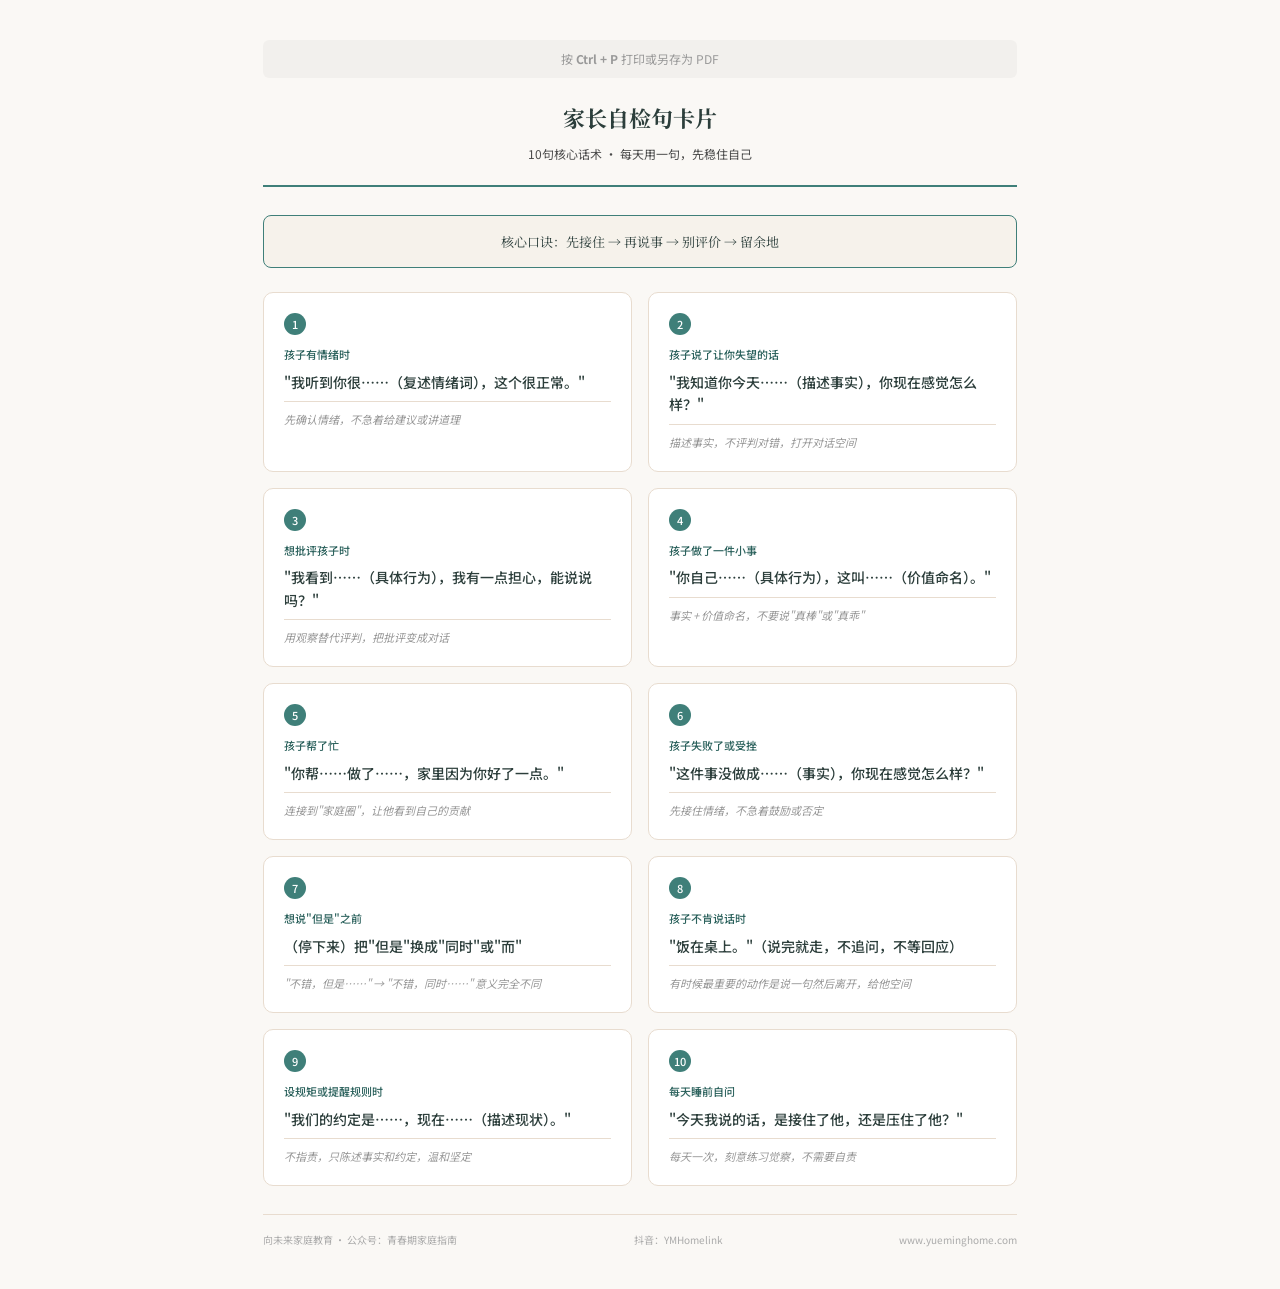
<file: resources/parent-checklist.html>
<!DOCTYPE html>
<html lang="zh-CN">
<head>
  <meta charset="UTF-8">
  <meta name="viewport" content="width=device-width, initial-scale=1.0">
  <title>家长自检句卡片 | 向未来家庭教育</title>
  <link rel="icon" type="image/svg+xml" href="data:image/svg+xml,%3Csvg xmlns='http://www.w3.org/2000/svg' viewBox='0 0 32 32'%3E%3Ccircle cx='16' cy='16' r='14' fill='%23C9A96E'/%3E%3Ctext x='16' y='20' text-anchor='middle' fill='white' font-size='14' font-family='serif'%3E%E6%9C%88%3C/text%3E%3C/svg%3E">
  <link href="https://fonts.googleapis.com/css2?family=Noto+Serif+SC:wght@400;700&family=Noto+Sans+SC:wght@300;400;500&display=swap" rel="stylesheet">
  <style>
    :root {
      --accent: #3F7F79;
      --accent-dark: #2C625D;
      --heading: #2C3E3B;
      --body: #4A4A4A;
      --bg: #FAF8F5;
      --divider: #E8DCCF;
    }

    @page { size: A4; margin: 20mm; }
    * { box-sizing: border-box; margin: 0; padding: 0; }

    body {
      font-family: 'Noto Sans SC', sans-serif;
      background: #fff;
      color: var(--body);
      font-size: 14px;
      line-height: 1.8;
      padding: 30px;
      max-width: 210mm;
      margin: 0 auto;
    }

    /* ---- Header ---- */
    .header {
      text-align: center;
      padding-bottom: 20px;
      border-bottom: 2px solid var(--accent);
      margin-bottom: 28px;
    }
    .header h1 {
      font-family: 'Noto Serif SC', serif;
      font-size: 22px;
      color: var(--heading);
      margin-bottom: 6px;
    }
    .header p {
      font-size: 12px;
      color: var(--body);
    }

    /* ---- Core principle ---- */
    .core {
      background: rgba(201,169,110,0.08);
      border: 1.5px solid var(--accent);
      border-radius: 8px;
      padding: 14px 20px;
      text-align: center;
      margin-bottom: 24px;
      font-family: 'Noto Serif SC', serif;
      font-size: 13px;
      color: var(--heading);
    }

    /* ---- Grid ---- */
    .grid {
      display: grid;
      grid-template-columns: 1fr 1fr;
      gap: 16px;
    }

    /* ---- Card ---- */
    .card {
      border: 1px solid var(--divider);
      border-radius: 10px;
      padding: 18px 20px;
      background: #fff;
      break-inside: avoid;
    }

    .card__num {
      display: inline-block;
      background: var(--accent);
      color: #fff;
      font-size: 11px;
      font-weight: 500;
      width: 22px;
      height: 22px;
      border-radius: 50%;
      text-align: center;
      line-height: 22px;
      margin-bottom: 10px;
    }

    .card__scene {
      font-size: 11px;
      color: var(--accent-dark);
      font-weight: 500;
      margin-bottom: 6px;
    }

    .card__phrase {
      font-size: 14px;
      color: var(--heading);
      font-weight: 500;
      line-height: 1.6;
      margin-bottom: 8px;
    }

    .card__note {
      font-size: 11px;
      color: #999;
      font-style: italic;
      border-top: 1px solid var(--divider);
      padding-top: 8px;
    }

    /* ---- Footer ---- */
    .footer {
      margin-top: 28px;
      padding-top: 16px;
      border-top: 1px solid var(--divider);
      display: flex;
      justify-content: space-between;
      align-items: center;
      font-size: 10px;
      color: #aaa;
    }

    /* ---- Print hints ---- */
    @media screen {
      body { background: var(--bg); padding: 40px 20px; }
      .screen-note {
        text-align: center;
        font-size: 12px;
        color: #999;
        margin-bottom: 20px;
        padding: 8px 16px;
        background: rgba(0,0,0,0.03);
        border-radius: 6px;
      }
    }

    @media print {
      body { padding: 0; }
      .screen-note { display: none; }
      .card { border-color: #ccc; }
    }
  </style>
</head>
<body>

  <div class="screen-note">按 <strong>Ctrl + P</strong> 打印或另存为 PDF</div>

  <div class="header">
    <h1>家长自检句卡片</h1>
    <p>10句核心话术 · 每天用一句，先稳住自己</p>
  </div>

  <div class="core">
    核心口诀：先接住 → 再说事 → 别评价 → 留余地
  </div>

  <div class="grid">

    <!-- 卡片1 -->
    <div class="card">
      <div class="card__num">1</div>
      <div class="card__scene">孩子有情绪时</div>
      <div class="card__phrase">"我听到你很……（复述情绪词），这个很正常。"</div>
      <div class="card__note">先确认情绪，不急着给建议或讲道理</div>
    </div>

    <!-- 卡片2 -->
    <div class="card">
      <div class="card__num">2</div>
      <div class="card__scene">孩子说了让你失望的话</div>
      <div class="card__phrase">"我知道你今天……（描述事实），你现在感觉怎么样？"</div>
      <div class="card__note">描述事实，不评判对错，打开对话空间</div>
    </div>

    <!-- 卡片3 -->
    <div class="card">
      <div class="card__num">3</div>
      <div class="card__scene">想批评孩子时</div>
      <div class="card__phrase">"我看到……（具体行为），我有一点担心，能说说吗？"</div>
      <div class="card__note">用观察替代评判，把批评变成对话</div>
    </div>

    <!-- 卡片4 -->
    <div class="card">
      <div class="card__num">4</div>
      <div class="card__scene">孩子做了一件小事</div>
      <div class="card__phrase">"你自己……（具体行为），这叫……（价值命名）。"</div>
      <div class="card__note">事实 + 价值命名，不要说"真棒"或"真乖"</div>
    </div>

    <!-- 卡片5 -->
    <div class="card">
      <div class="card__num">5</div>
      <div class="card__scene">孩子帮了忙</div>
      <div class="card__phrase">"你帮……做了……，家里因为你好了一点。"</div>
      <div class="card__note">连接到"家庭圈"，让他看到自己的贡献</div>
    </div>

    <!-- 卡片6 -->
    <div class="card">
      <div class="card__num">6</div>
      <div class="card__scene">孩子失败了或受挫</div>
      <div class="card__phrase">"这件事没做成……（事实），你现在感觉怎么样？"</div>
      <div class="card__note">先接住情绪，不急着鼓励或否定</div>
    </div>

    <!-- 卡片7 -->
    <div class="card">
      <div class="card__num">7</div>
      <div class="card__scene">想说"但是"之前</div>
      <div class="card__phrase">（停下来）把"但是"换成"同时"或"而"</div>
      <div class="card__note">"不错，但是……" → "不错，同时……" 意义完全不同</div>
    </div>

    <!-- 卡片8 -->
    <div class="card">
      <div class="card__num">8</div>
      <div class="card__scene">孩子不肯说话时</div>
      <div class="card__phrase">"饭在桌上。"（说完就走，不追问，不等回应）</div>
      <div class="card__note">有时候最重要的动作是说一句然后离开，给他空间</div>
    </div>

    <!-- 卡片9 -->
    <div class="card">
      <div class="card__num">9</div>
      <div class="card__scene">设规矩或提醒规则时</div>
      <div class="card__phrase">"我们的约定是……，现在……（描述现状）。"</div>
      <div class="card__note">不指责，只陈述事实和约定，温和坚定</div>
    </div>

    <!-- 卡片10 -->
    <div class="card">
      <div class="card__num">10</div>
      <div class="card__scene">每天睡前自问</div>
      <div class="card__phrase">"今天我说的话，是接住了他，还是压住了他？"</div>
      <div class="card__note">每天一次，刻意练习觉察，不需要自责</div>
    </div>

  </div>

  <div class="footer">
    <span>向未来家庭教育 · 公众号：青春期家庭指南</span>
    <span>抖音：YMHomelink</span>
    <span>www.yueminghome.com</span>
  </div>

</body>
</html>
</file>
<file: css/style.css>
/* 全局重置 */
* {
    margin: 0;
    padding: 0;
    box-sizing: border-box;
}

:root {
    --primary: #4F8B6F;
    --primary-dark: #285947;
    --primary-soft: #EAF4ED;
    --secondary: #DFA58F;
    --secondary-soft: #FFF1EA;
    --accent: #E8BF68;
    --accent-soft: #FFF6DE;
    --dark: #243A32;
    --text: #33423B;
    --text-light: #6D7C75;
    --muted: #8D9A96;
    --line: rgba(79, 139, 111, 0.17);
    --light: #F7F1E5;
    --cream: #FFFDF7;
    --white: #fff;
    --danger: #B75D4F;
    --success: #4F8B6F;
    --shadow-sm: 0 10px 30px rgba(36, 58, 50, 0.07);
    --shadow-md: 0 20px 58px rgba(36, 58, 50, 0.11);
    --shadow-lg: 0 34px 86px rgba(36, 58, 50, 0.16);
    --radius-sm: 14px;
    --radius-md: 22px;
    --radius-lg: 34px;
    --radius-xl: 48px;
    --ease: cubic-bezier(.2, .8, .2, 1);
}

html {
    scroll-behavior: smooth;
}

body {
    font-family: 'Noto Sans SC', -apple-system, BlinkMacSystemFont, "Segoe UI", sans-serif;
    line-height: 1.8;
    color: var(--text);
    background:
        radial-gradient(circle at top left, rgba(244, 201, 121, 0.18), transparent 32rem),
        linear-gradient(180deg, var(--cream), #fff 28rem);
    overflow-x: hidden;
}

body::before {
    content: "";
    position: fixed;
    inset: 0;
    pointer-events: none;
    background-image: linear-gradient(rgba(63, 127, 121, .035) 1px, transparent 1px), linear-gradient(90deg, rgba(63, 127, 121, .035) 1px, transparent 1px);
    background-size: 44px 44px;
    mask-image: linear-gradient(to bottom, #000, transparent 75%);
    z-index: -1;
}

img {
    max-width: 100%;
    display: block;
}

a {
    color: inherit;
}

.container {
    width: min(1160px, calc(100% - 40px));
    margin: 0 auto;
}

/* 导航栏 */
.navbar {
    position: fixed;
    top: 14px;
    left: 0;
    right: 0;
    z-index: 1000;
    transition: all .3s var(--ease);
}

.navbar .container {
    height: 68px;
    display: flex;
    justify-content: space-between;
    align-items: center;
    gap: 1.5rem;
    padding: 0 18px 0 24px;
    border: 1px solid rgba(255, 255, 255, .72);
    border-radius: 999px;
    background: rgba(255, 252, 246, .82);
    backdrop-filter: blur(18px);
    box-shadow: var(--shadow-sm);
}

.navbar.scrolled .container {
    background: rgba(255, 252, 246, .94);
    box-shadow: 0 16px 50px rgba(36, 54, 51, .14);
}

.nav-brand {
    font-size: 1.05rem;
    font-weight: 800;
    letter-spacing: .02em;
    color: var(--primary-dark);
    white-space: nowrap;
}

.nav-brand::before {
    content: "";
    display: inline-block;
    width: 10px;
    height: 10px;
    margin-right: 10px;
    border-radius: 999px;
    background: linear-gradient(135deg, var(--primary), var(--accent));
    box-shadow: 0 0 0 6px rgba(63, 127, 121, .12);
}

.nav-menu {
    display: flex;
    align-items: center;
    gap: .35rem;
}

.nav-link {
    text-decoration: none;
    color: var(--text-light);
    font-weight: 600;
    font-size: .94rem;
    padding: .58rem .9rem;
    border-radius: 999px;
    transition: all .25s var(--ease);
}

.nav-link:hover,
.nav-link.active {
    color: var(--primary-dark);
    background: rgba(63, 127, 121, .1);
}

.nav-toggle {
    display: none;
    width: 42px;
    height: 42px;
    border: 0;
    border-radius: 999px;
    background: var(--primary-soft);
    color: var(--primary-dark);
    font-size: 1.2rem;
    cursor: pointer;
}

/* 按钮 */
.btn {
    display: inline-flex;
    align-items: center;
    justify-content: center;
    gap: .5rem;
    min-height: 48px;
    padding: 12px 26px;
    border-radius: 999px;
    text-decoration: none;
    font-weight: 800;
    letter-spacing: .01em;
    transition: all .25s var(--ease);
    border: 1px solid transparent;
    cursor: pointer;
}

.btn-primary {
    background: linear-gradient(135deg, var(--primary), var(--primary-dark));
    color: var(--white);
    box-shadow: 0 16px 34px rgba(63, 127, 121, .26);
}

.btn-primary:hover {
    transform: translateY(-3px);
    box-shadow: 0 22px 42px rgba(63, 127, 121, .34);
}

.btn-secondary {
    background: rgba(255, 255, 255, .68);
    color: var(--primary-dark);
    border-color: var(--line);
}

.btn-secondary:hover {
    background: var(--primary-soft);
    transform: translateY(-2px);
}

.btn-white {
    background: var(--white);
    color: var(--primary-dark);
    box-shadow: var(--shadow-sm);
}

.btn-white:hover {
    transform: translateY(-3px);
    box-shadow: var(--shadow-md);
}

/* Hero 区域 */
.hero {
    position: relative;
    min-height: 92vh;
    display: flex;
    align-items: center;
    padding: 132px 0 72px;
    overflow: hidden;
    color: var(--dark);
}

.hero::before,
.hero::after {
    content: "";
    position: absolute;
    border-radius: 999px;
    filter: blur(2px);
    pointer-events: none;
}

.hero::before {
    width: 520px;
    height: 520px;
    right: -160px;
    top: 110px;
    background: radial-gradient(circle, rgba(223, 165, 143, .32), transparent 68%);
}

.hero::after {
    width: 420px;
    height: 420px;
    left: -150px;
    bottom: 10px;
    background: radial-gradient(circle, rgba(63, 127, 121, .22), transparent 70%);
}

.hero-content {
    position: relative;
    z-index: 1;
    max-width: 880px;
    text-align: center;
    margin: 0 auto;
}

.hero-eyebrow,
.eyebrow {
    display: inline-flex;
    align-items: center;
    gap: .5rem;
    padding: .45rem .85rem;
    margin-bottom: 1.2rem;
    border: 1px solid var(--line);
    border-radius: 999px;
    background: rgba(255, 255, 255, .72);
    color: var(--primary-dark);
    font-size: .88rem;
    font-weight: 800;
}

.hero-title {
    font-size: clamp(2.7rem, 6.2vw, 5rem);
    font-weight: 900;
    line-height: 1.08;
    letter-spacing: -.04em;
    color: var(--dark);
    margin-bottom: 1.4rem;
}

.hero-title span,
.gradient-text {
    color: transparent;
    background: linear-gradient(135deg, var(--primary-dark), var(--secondary), var(--accent));
    -webkit-background-clip: text;
    background-clip: text;
}

.hero-subtitle {
    max-width: 720px;
    margin: 0 auto 2rem;
    font-size: clamp(1.08rem, 2vw, 1.35rem);
    color: var(--text-light);
}

.hero-buttons {
    display: flex;
    gap: .9rem;
    justify-content: center;
    flex-wrap: wrap;
}

.hero-panel {
    margin: 3rem auto 0;
    display: grid;
    grid-template-columns: repeat(3, 1fr);
    gap: 1rem;
    max-width: 930px;
}

.hero-stat,
.glass-card {
    padding: 1.25rem;
    border: 1px solid rgba(255, 255, 255, .7);
    border-radius: var(--radius-md);
    background: rgba(255, 255, 255, .7);
    box-shadow: var(--shadow-sm);
    backdrop-filter: blur(16px);
}

.hero-stat strong {
    display: block;
    color: var(--primary-dark);
    font-size: 1.15rem;
    margin-bottom: .25rem;
}

.hero-stat span {
    color: var(--text-light);
    font-size: .94rem;
}

/* 通用区块 */
.section {
    padding: 96px 0;
    position: relative;
}

.section-header {
    text-align: center;
    margin: 0 auto 3.4rem;
    max-width: 760px;
}

.section-title {
    font-size: clamp(2rem, 4vw, 3.3rem);
    line-height: 1.16;
    letter-spacing: -.045em;
    font-weight: 900;
    color: var(--dark);
    margin-bottom: .9rem;
}

.section-subtitle {
    font-size: 1.12rem;
    color: var(--text-light);
}

.bg-light {
    background: linear-gradient(180deg, rgba(247, 243, 234, .9), rgba(255, 252, 246, .82));
}

.bg-primary {
    background:
        radial-gradient(circle at 15% 15%, rgba(244, 201, 121, .32), transparent 26rem),
        linear-gradient(135deg, var(--primary-dark), var(--primary));
    color: var(--white);
}

.bg-primary .section-title,
.bg-primary .section-subtitle,
.bg-primary h2,
.bg-primary p {
    color: var(--white);
}

/* 卡片与网格 */
.who-we-are {
    max-width: 900px;
    margin: 0 auto;
}

.who-card,
.value-card,
.testimonial-card,
.contact-item,
.case-card,
.feature-card,
.story-card,
.form-card,
.tool-card,
.pyramid-layer,
.circle-item,
.formula-step {
    border: 1px solid rgba(63, 127, 121, .12);
    background: rgba(255, 255, 255, .82);
    box-shadow: var(--shadow-sm);
    backdrop-filter: blur(14px);
}

.who-card {
    padding: clamp(2rem, 5vw, 4rem);
    border-radius: var(--radius-lg);
    font-size: 1.16rem;
    line-height: 2;
}

.who-card p + p {
    margin-top: 1rem;
}

.who-card strong,
.highlight {
    color: var(--primary-dark);
}

.big-text {
    font-size: clamp(1.5rem, 3vw, 2.3rem);
    line-height: 1.45;
    font-weight: 900;
    color: var(--primary-dark);
}

.values-grid,
.why-us,
.testimonials,
.contact-info,
.feature-grid,
.case-grid,
.resource-grid {
    display: grid;
    grid-template-columns: repeat(4, 1fr);
    gap: 1.2rem;
}

.value-card,
.why-card,
.contact-item,
.feature-card,
.tool-card {
    padding: 1.7rem;
    border-radius: var(--radius-md);
    transition: all .28s var(--ease);
}

.value-card {
    min-height: 100%;
}

.value-card:hover,
.why-card:hover,
.testimonial-card:hover,
.contact-item:hover,
.feature-card:hover,
.tool-card:hover {
    transform: translateY(-6px);
    box-shadow: var(--shadow-md);
}

.value-icon {
    width: 54px;
    height: 54px;
    display: grid;
    place-items: center;
    margin-bottom: 1.1rem;
    border-radius: 18px;
    background: linear-gradient(135deg, var(--primary-soft), var(--accent-soft));
    color: var(--primary-dark);
    font-size: 1.45rem;
    font-weight: 900;
}

.value-card h3,
.why-card h4,
.contact-item h4,
.feature-card h3,
.tool-card h3 {
    color: var(--dark);
    font-size: 1.22rem;
    line-height: 1.35;
    margin-bottom: .7rem;
}

.value-card p,
.why-card p,
.contact-item p,
.feature-card p,
.tool-card p {
    color: var(--text-light);
    font-size: .98rem;
}

.why-card {
    position: relative;
    border-radius: var(--radius-md);
    background: linear-gradient(180deg, rgba(255,255,255,.85), rgba(255,247,228,.55));
    border: 1px solid var(--line);
}

.why-number {
    display: inline-flex;
    margin-bottom: 1rem;
    color: var(--primary-dark);
    font-size: .88rem;
    font-weight: 900;
    letter-spacing: .12em;
}

.testimonials {
    grid-template-columns: repeat(3, 1fr);
}

.testimonial-card,
.case-card {
    position: relative;
    padding: 2rem;
    border-radius: var(--radius-lg);
    overflow: hidden;
}

.testimonial-card::before {
    content: "“";
    position: absolute;
    top: -18px;
    right: 24px;
    font-size: 8rem;
    line-height: 1;
    color: rgba(63, 127, 121, .1);
    font-family: Georgia, serif;
}

.testimonial-text {
    position: relative;
    z-index: 1;
    font-size: 1.05rem;
    line-height: 1.9;
    color: var(--text);
    margin-bottom: 1.5rem;
}

.testimonial-author {
    color: var(--primary-dark);
    font-weight: 800;
}

/* 免费工具 */
.free-tools {
    text-align: center;
    padding: 1rem 0;
}

.free-tools h2 {
    font-size: clamp(2rem, 4vw, 3.4rem);
    line-height: 1.12;
    margin-bottom: .8rem;
}

.free-tools p {
    font-size: 1.15rem;
    opacity: .9;
    margin-bottom: 2rem;
}

.tools-list {
    display: flex;
    flex-wrap: wrap;
    gap: .75rem;
    justify-content: center;
    margin-bottom: 2.2rem;
}

.tool-item {
    display: inline-flex;
    align-items: center;
    padding: .62rem 1rem;
    border: 1px solid rgba(255,255,255,.32);
    border-radius: 999px;
    background: rgba(255,255,255,.14);
    color: inherit;
    font-weight: 700;
}

/* 方法论页面 */
.page-hero {
    min-height: 54vh;
}

.core-principle {
    position: relative;
    padding: clamp(2rem, 5vw, 3.2rem);
    border-radius: var(--radius-xl);
    margin-bottom: 3rem;
    color: var(--white);
    text-align: center;
    background:
        radial-gradient(circle at 20% 10%, rgba(244, 201, 121, .42), transparent 24rem),
        linear-gradient(135deg, var(--primary-dark), var(--primary));
    box-shadow: var(--shadow-md);
    overflow: hidden;
}

.core-principle h3 {
    font-size: clamp(1.45rem, 3vw, 2.1rem);
    margin-bottom: .75rem;
}

.core-principle p {
    opacity: .92;
}

.pyramid-container,
.value-circles-container {
    max-width: 920px;
    margin: 0 auto;
}

.pyramid-layer {
    position: relative;
    padding: 1.5rem 1.6rem;
    margin-bottom: 1rem;
    border-radius: var(--radius-md);
    cursor: pointer;
    transition: all .28s var(--ease);
    border-left: 7px solid var(--primary);
}

.pyramid-layer:hover,
.pyramid-layer.active {
    transform: translateX(8px);
    box-shadow: var(--shadow-md);
    background: var(--white);
}

.pyramid-layer__title,
.circle-title {
    color: var(--dark);
    font-size: clamp(1.35rem, 3vw, 1.8rem);
    font-weight: 900;
    margin-bottom: .35rem;
}

.pyramid-layer__subtitle {
    color: var(--primary-dark);
    font-weight: 800;
    margin-bottom: .45rem;
}

.pyramid-layer__desc,
.circle-desc {
    color: var(--text-light);
}

.expand-icon {
    float: right;
    width: 34px;
    height: 34px;
    display: grid;
    place-items: center;
    border-radius: 999px;
    background: var(--primary-soft);
    color: var(--primary-dark);
    font-weight: 900;
    transition: transform .25s var(--ease);
}

.pyramid-layer.active .expand-icon {
    transform: rotate(45deg);
}

.pyramid-detail {
    display: none;
    padding: 1.6rem;
    margin: -.25rem 0 1.15rem 1.2rem;
    border-radius: var(--radius-md);
    background: linear-gradient(180deg, var(--primary-soft), rgba(255,255,255,.82));
    border: 1px solid var(--line);
}

.pyramid-detail.active {
    display: block;
    animation: fadeUp .32s var(--ease);
}

.pyramid-detail h4 {
    color: var(--primary-dark);
    margin-bottom: .75rem;
}

.circle-item {
    position: relative;
    padding: 2rem;
    margin-bottom: 1.2rem;
    border-radius: var(--radius-lg);
    transition: all .28s var(--ease);
}

.circle-item:hover {
    transform: translateY(-5px);
    box-shadow: var(--shadow-md);
}

.circle-number {
    display: inline-flex;
    padding: .28rem .7rem;
    margin-bottom: .8rem;
    border-radius: 999px;
    background: var(--accent-soft);
    color: var(--primary-dark);
    font-size: .85rem;
    font-weight: 900;
}

.circle-examples,
.formula-section {
    margin-top: 1.25rem;
    padding: 1.4rem;
    border-radius: var(--radius-md);
    background: rgba(247, 243, 234, .78);
    border: 1px solid var(--line);
}

.circle-examples h4 {
    color: var(--primary-dark);
    margin-bottom: .8rem;
}

.circle-examples ul {
    list-style: none;
}

.circle-examples li {
    position: relative;
    padding: .35rem 0 .35rem 1.35rem;
}

.circle-examples li::before {
    content: "";
    position: absolute;
    left: 0;
    top: 1rem;
    width: 7px;
    height: 7px;
    border-radius: 999px;
    background: var(--primary);
}

.formula-section {
    padding: clamp(2rem, 5vw, 3.2rem);
    margin-top: 3rem;
}

.formula-steps {
    display: grid;
    grid-template-columns: repeat(4, 1fr);
    gap: 1rem;
    margin-top: 1.6rem;
}

.formula-step {
    padding: 1.3rem;
    border-radius: var(--radius-md);
}

.formula-step__num {
    color: var(--primary-dark);
    font-weight: 900;
    font-size: .82rem;
    letter-spacing: .08em;
    margin-bottom: .45rem;
}

.formula-step__name {
    color: var(--dark);
    font-weight: 900;
    margin-bottom: .35rem;
}

.formula-step__desc {
    color: var(--text-light);
    font-size: .92rem;
}

.speech-pair {
    display: grid;
    grid-template-columns: 1fr 1fr;
    gap: 1rem;
    margin-bottom: 1.2rem;
}

.speech-box {
    min-height: 100%;
    padding: 1.35rem;
    border-radius: var(--radius-md);
    line-height: 1.75;
}

.speech-box--bad {
    background: #FFF3F1;
    border: 1px solid rgba(191, 91, 81, .22);
}

.speech-box--good {
    background: #F0FAF2;
    border: 1px solid rgba(74, 142, 104, .22);
}

.speech-badge {
    display: inline-flex;
    margin-bottom: .55rem;
    font-size: .86rem;
    font-weight: 900;
}

.speech-badge--bad { color: var(--danger); }
.speech-badge--good { color: var(--success); }

/* 表单与联系 */
.contact-info {
    grid-template-columns: repeat(3, 1fr);
}

.contact-layout {
    display: grid;
    grid-template-columns: .9fr 1.1fr;
    gap: 1.4rem;
    align-items: start;
}

.form-card {
    padding: clamp(1.5rem, 4vw, 2.4rem);
    border-radius: var(--radius-lg);
}

.form-grid {
    display: grid;
    gap: 1.1rem;
}

.form-field label {
    display: block;
    margin-bottom: .45rem;
    color: var(--dark);
    font-weight: 800;
}

.form-field input,
.form-field select,
.form-field textarea {
    width: 100%;
    border: 1px solid var(--line);
    border-radius: 16px;
    background: rgba(255,255,255,.88);
    color: var(--text);
    font: inherit;
    padding: .86rem 1rem;
    outline: none;
    transition: all .2s var(--ease);
}

.form-field textarea {
    resize: vertical;
}

.form-field input:focus,
.form-field select:focus,
.form-field textarea:focus {
    border-color: var(--primary);
    box-shadow: 0 0 0 4px rgba(63,127,121,.12);
}

.qr-card img {
    width: min(220px, 100%);
    margin: 1rem auto 0;
    border-radius: 22px;
    box-shadow: var(--shadow-sm);
}

/* 页脚 */
.footer {
    padding: 4rem 0 1.5rem;
    color: rgba(255,255,255,.82);
    background: linear-gradient(135deg, #1F302D, #243633);
}

.footer-content {
    display: flex;
    justify-content: space-between;
    align-items: flex-start;
    flex-wrap: wrap;
    gap: 2rem;
    margin-bottom: 2rem;
}

.footer-brand h3 {
    color: var(--white);
    font-size: 1.4rem;
    margin-bottom: .45rem;
}

.footer-links {
    display: flex;
    flex-wrap: wrap;
    gap: .7rem 1.2rem;
}

.footer-links a {
    color: rgba(255,255,255,.78);
    text-decoration: none;
}

.footer-links a:hover {
    color: var(--white);
}

.footer-bottom {
    padding-top: 1.5rem;
    border-top: 1px solid rgba(255,255,255,.1);
    color: rgba(255,255,255,.55);
    font-size: .9rem;
    text-align: center;
}

.text-muted {
    color: var(--text-light);
}

.text-center {
    text-align: center;
}

.mt-lg {
    margin-top: 3rem;
}

@keyframes fadeUp {
    from { opacity: 0; transform: translateY(16px); }
    to { opacity: 1; transform: translateY(0); }
}

.reveal {
    opacity: 0;
    transform: translateY(22px);
    transition: opacity .65s var(--ease), transform .65s var(--ease);
}

.reveal.is-visible {
    opacity: 1;
    transform: translateY(0);
}

/* 响应式 */
@media (max-width: 980px) {
    .values-grid,
    .why-us,
    .service-steps,
    .credibility-grid,
    .formula-steps {
        grid-template-columns: repeat(2, 1fr);
    }

    .testimonials,
    .contact-info,
    .hero-panel,
    .contact-layout {
        grid-template-columns: 1fr;
    }
}

@media (max-width: 768px) {
    .container {
        width: min(100% - 28px, 1160px);
    }

    .navbar {
        top: 10px;
    }

    .navbar .container {
        height: 62px;
        border-radius: 26px;
    }

    .nav-menu {
        display: none;
        position: absolute;
        top: 70px;
        left: 14px;
        right: 14px;
        flex-direction: column;
        align-items: stretch;
        gap: .35rem;
        padding: .8rem;
        border: 1px solid var(--line);
        border-radius: 24px;
        background: rgba(255, 252, 246, .98);
        box-shadow: var(--shadow-md);
    }

    .nav-menu.active {
        display: flex;
    }

    .nav-link {
        padding: .82rem 1rem;
    }

    .nav-toggle {
        display: grid;
        place-items: center;
    }

    .hero {
        min-height: auto;
        padding: 112px 0 58px;
    }

    .section {
        padding: 70px 0;
    }

    .section-header {
        margin-bottom: 2.2rem;
    }

    .values-grid,
    .why-us,
    .service-steps,
    .credibility-grid,
    .testimonials,
    .formula-steps,
    .speech-pair,
    .resource-grid,
    .case-grid {
        grid-template-columns: 1fr;
    }

    .who-card,
    .testimonial-card,
    .case-card {
        padding: 1.45rem;
    }

    .pyramid-layer:hover,
    .pyramid-layer.active {
        transform: translateY(-4px);
    }

    .pyramid-detail {
        margin-left: 0;
    }

    .footer-content,
    .footer-links {
        flex-direction: column;
    }
}

/* 首页深色高级动态样板 */
.home-dark {
    --primary: #6BD0BD;
    --primary-dark: #9DE7D7;
    --primary-soft: rgba(107, 208, 189, .14);
    --secondary: #D9A46E;
    --secondary-soft: rgba(217, 164, 110, .14);
    --accent: #F1C977;
    --accent-soft: rgba(241, 201, 119, .16);
    --dark: #F5F1E7;
    --text: #E8EFEA;
    --text-light: #A9BAB3;
    --muted: #778A83;
    --line: rgba(213, 235, 226, .14);
    --light: #0E1C1B;
    --cream: #081211;
    --white: #FFFFFF;
    --shadow-sm: 0 18px 46px rgba(0, 0, 0, .24);
    --shadow-md: 0 28px 80px rgba(0, 0, 0, .34);
    --shadow-lg: 0 42px 120px rgba(0, 0, 0, .46);
    --cursor-x: 50vw;
    --cursor-y: 35vh;
    background: radial-gradient(circle at var(--cursor-x) var(--cursor-y), rgba(107, 208, 189, .18), transparent 25rem), radial-gradient(circle at 80% 10%, rgba(241, 201, 119, .13), transparent 28rem), linear-gradient(180deg, #07100F 0%, #0B1716 42%, #101D1B 100%);
    color: var(--text);
}

.home-dark::before {
    background-image: linear-gradient(rgba(213, 235, 226, .045) 1px, transparent 1px), linear-gradient(90deg, rgba(213, 235, 226, .045) 1px, transparent 1px);
    opacity: .8;
    mask-image: linear-gradient(to bottom, #000 0%, rgba(0,0,0,.7) 46%, transparent 100%);
}

.home-dark .navbar .container {
    border-color: rgba(213, 235, 226, .16);
    background: rgba(8, 18, 17, .66);
    box-shadow: 0 18px 70px rgba(0, 0, 0, .34);
}

.home-dark .navbar.scrolled .container {
    background: rgba(8, 18, 17, .9);
    border-color: rgba(241, 201, 119, .2);
}

.home-dark .nav-brand,
.home-dark .nav-link:hover,
.home-dark .nav-link.active {
    color: #F7E8BF;
}

.home-dark .nav-brand::before {
    background: linear-gradient(135deg, var(--primary), var(--accent));
    box-shadow: 0 0 0 6px rgba(107, 208, 189, .1), 0 0 28px rgba(241, 201, 119, .28);
}

.home-dark .nav-link {
    color: rgba(232, 239, 234, .68);
}

.home-dark .nav-link:hover,
.home-dark .nav-link.active {
    background: rgba(241, 201, 119, .1);
}

.home-dark .nav-toggle {
    background: rgba(255,255,255,.08);
    color: var(--accent);
}

.home-dark .hero {
    min-height: 100vh;
    background: radial-gradient(circle at 50% -10%, rgba(107, 208, 189, .16), transparent 34rem), linear-gradient(180deg, rgba(8, 18, 17, .12), rgba(8, 18, 17, .82));
    isolation: isolate;
}

.home-dark .hero::before {
    width: 620px;
    height: 620px;
    right: -180px;
    top: 70px;
    background: radial-gradient(circle, rgba(107, 208, 189, .18), transparent 68%);
    animation: darkFloat 12s var(--ease) infinite alternate;
}

.home-dark .hero::after {
    width: 520px;
    height: 520px;
    left: -180px;
    bottom: -80px;
    background: radial-gradient(circle, rgba(241, 201, 119, .14), transparent 70%);
    animation: darkFloat 15s var(--ease) infinite alternate-reverse;
}

.dark-orb,
.dark-grid {
    position: absolute;
    pointer-events: none;
    z-index: 0;
}

.dark-orb {
    border-radius: 999px;
    filter: blur(18px);
    opacity: .68;
    mix-blend-mode: screen;
}

.dark-orb-primary {
    width: 340px;
    height: 340px;
    left: calc(var(--cursor-x) - 170px);
    top: calc(var(--cursor-y) - 170px);
    background: radial-gradient(circle, rgba(107, 208, 189, .22), transparent 62%);
    transition: left .5s var(--ease), top .5s var(--ease);
}

.dark-orb-secondary {
    width: 260px;
    height: 260px;
    right: 10%;
    top: 18%;
    background: radial-gradient(circle, rgba(241, 201, 119, .2), transparent 65%);
}

.dark-grid {
    inset: 0;
    background: linear-gradient(rgba(213, 235, 226, .06) 1px, transparent 1px), linear-gradient(90deg, rgba(213, 235, 226, .06) 1px, transparent 1px);
    background-size: 72px 72px;
    mask-image: radial-gradient(circle at 50% 20%, #000, transparent 66%);
    opacity: .55;
}

.home-dark .hero-content {
    max-width: 980px;
}

.home-dark .hero-eyebrow,
.home-dark .eyebrow {
    border-color: rgba(241, 201, 119, .22);
    background: rgba(241, 201, 119, .08);
    color: #F7E8BF;
    box-shadow: inset 0 1px 0 rgba(255,255,255,.08);
}

.home-dark .hero-title,
.home-dark .section-title {
    color: #F7F2E8;
    text-shadow: 0 18px 70px rgba(0,0,0,.42);
}

.home-dark .hero-title span,
.home-dark .gradient-text {
    background: linear-gradient(135deg, #F7E8BF 0%, #77D9C8 46%, #D9A46E 100%);
    -webkit-background-clip: text;
    background-clip: text;
}

.home-dark .hero-subtitle,
.home-dark .section-subtitle {
    color: rgba(232, 239, 234, .7);
}

.home-dark .btn-primary {
    background: linear-gradient(135deg, #F1C977, #C78A4F 52%, #6BD0BD);
    color: #081211;
    box-shadow: 0 18px 54px rgba(241, 201, 119, .18), 0 0 0 1px rgba(255,255,255,.08) inset;
}

.home-dark .btn-secondary,
.home-dark .btn-white {
    background: rgba(255, 255, 255, .07);
    color: #F7E8BF;
    border-color: rgba(241, 201, 119, .18);
    box-shadow: inset 0 1px 0 rgba(255,255,255,.08);
}

.home-dark .hero-panel {
    perspective: 1200px;
}

.home-dark .hero-stat,
.home-dark .who-card,
.home-dark .value-card,
.home-dark .why-card,
.home-dark .testimonial-card {
    border-color: rgba(213, 235, 226, .13);
    background: linear-gradient(180deg, rgba(255,255,255,.105), rgba(255,255,255,.045)), rgba(11, 23, 22, .62);
    box-shadow: 0 24px 80px rgba(0,0,0,.28), inset 0 1px 0 rgba(255,255,255,.08);
    backdrop-filter: blur(20px);
}

.home-dark .hero-stat strong,
.home-dark .value-card h3,
.home-dark .why-card h4,
.home-dark .testimonial-author,
.home-dark .who-card strong {
    color: #F7E8BF;
}

.home-dark .hero-stat span,
.home-dark .value-card p,
.home-dark .why-card p,
.home-dark .testimonial-text,
.home-dark .who-card,
.home-dark .text-muted {
    color: rgba(232, 239, 234, .72);
}

.home-dark .section {
    background: transparent;
}

.home-dark .bg-light {
    background: radial-gradient(circle at 20% 20%, rgba(107, 208, 189, .08), transparent 28rem), rgba(255,255,255,.018);
}

.home-dark .bg-primary {
    background: radial-gradient(circle at 18% 16%, rgba(241, 201, 119, .16), transparent 28rem), radial-gradient(circle at 80% 70%, rgba(107, 208, 189, .12), transparent 26rem), linear-gradient(135deg, #0B1716, #152825);
}

.home-dark .value-card,
.home-dark .why-card,
.home-dark .testimonial-card,
.home-dark .hero-stat {
    transform-style: preserve-3d;
    will-change: transform;
}

.home-dark .value-card:hover,
.home-dark .why-card:hover,
.home-dark .testimonial-card:hover,
.home-dark .hero-stat:hover {
    box-shadow: 0 34px 100px rgba(0,0,0,.38), 0 0 0 1px rgba(241, 201, 119, .18) inset;
}

.home-dark .value-icon {
    background: linear-gradient(135deg, rgba(107, 208, 189, .18), rgba(241, 201, 119, .13));
    color: #F7E8BF;
    border: 1px solid rgba(241, 201, 119, .16);
}

.home-dark .why-number {
    color: #77D9C8;
}

.home-dark .testimonial-card::before {
    color: rgba(241, 201, 119, .12);
}

.home-dark .tool-item {
    background: rgba(255,255,255,.07);
    border-color: rgba(241, 201, 119, .18);
}

.signal-map {
    width: min(520px, 90%);
    height: 88px;
    margin: 2.4rem auto 0;
    display: flex;
    align-items: center;
    justify-content: space-between;
    position: relative;
    opacity: .8;
}

.signal-map::before {
    content: "";
    position: absolute;
    left: 8%;
    right: 8%;
    top: 50%;
    height: 1px;
    background: linear-gradient(90deg, transparent, rgba(241, 201, 119, .5), rgba(107, 208, 189, .5), transparent);
}

.signal-map span {
    width: 18px;
    height: 18px;
    border-radius: 999px;
    background: #0B1716;
    border: 1px solid rgba(241, 201, 119, .42);
    box-shadow: 0 0 28px rgba(241, 201, 119, .22), inset 0 0 12px rgba(107, 208, 189, .18);
    animation: signalPulse 3.6s var(--ease) infinite;
}

.signal-map span:nth-child(2) { animation-delay: .35s; }
.signal-map span:nth-child(3) { animation-delay: .7s; }
.signal-map span:nth-child(4) { animation-delay: 1.05s; }

.home-dark .footer {
    background: #07100F;
}

@keyframes darkFloat {
    from { transform: translate3d(0, 0, 0) scale(1); }
    to { transform: translate3d(28px, -22px, 0) scale(1.06); }
}

@keyframes signalPulse {
    0%, 100% { transform: scale(1); opacity: .65; }
    45% { transform: scale(1.42); opacity: 1; }
}

@media (max-width: 768px) {
    .home-dark .nav-menu {
        background: rgba(8, 18, 17, .96);
        border-color: rgba(241, 201, 119, .18);
    }

    .dark-orb-primary {
        display: none;
    }

    .signal-map {
        height: 58px;
        margin-top: 1.5rem;
    }
}

/* 品牌首页：温暖可信的家庭教育官网 */
.brand-home {
    background:
        radial-gradient(circle at 8% 8%, rgba(232, 191, 104, .18), transparent 28rem),
        radial-gradient(circle at 92% 18%, rgba(79, 139, 111, .12), transparent 30rem),
        linear-gradient(180deg, #FFFDF7 0%, #F7F1E5 54%, #FFFFFF 100%);
}

.brand-home::before {
    background-image: linear-gradient(rgba(79, 139, 111, .026) 1px, transparent 1px), linear-gradient(90deg, rgba(79, 139, 111, .026) 1px, transparent 1px);
    background-size: 56px 56px;
    opacity: .72;
}

.brand-home .navbar .container {
    border-color: rgba(255, 255, 255, .78);
    background: rgba(255, 253, 247, .86);
}

.brand-home .hero-eyebrow,
.brand-home .eyebrow {
    background: rgba(255, 255, 255, .78);
    box-shadow: 0 8px 24px rgba(36, 58, 50, .05);
}

.brand-hero {
    min-height: auto;
    padding: 148px 0 76px;
}

.brand-hero::before {
    width: 560px;
    height: 560px;
    right: -180px;
    top: 72px;
    background: radial-gradient(circle, rgba(244, 201, 121, .24), transparent 68%);
}

.brand-hero::after {
    width: 420px;
    height: 420px;
    left: -160px;
    bottom: -80px;
    background: radial-gradient(circle, rgba(63, 127, 121, .18), transparent 70%);
}

.hero-layout {
    position: relative;
    z-index: 1;
    display: grid;
    grid-template-columns: minmax(0, 1.08fr) minmax(340px, .72fr);
    gap: clamp(2rem, 6vw, 5rem);
    align-items: center;
}

.brand-hero .hero-content {
    max-width: 760px;
    margin: 0;
    text-align: left;
}

.brand-hero .hero-title {
    max-width: 13.5ch;
    margin-bottom: 1.35rem;
    font-size: clamp(2.65rem, 5.6vw, 4.8rem);
    line-height: 1.1;
    letter-spacing: -.035em;
}

.brand-hero .hero-title span {
    color: var(--primary-dark);
    background: none;
    -webkit-background-clip: initial;
    background-clip: initial;
}

.brand-hero .hero-subtitle {
    margin: 0 0 2rem;
    max-width: 700px;
    color: #52615D;
}

.brand-hero .hero-buttons {
    justify-content: flex-start;
}

.diagnosis-card {
    position: relative;
    padding: clamp(1.6rem, 4vw, 2.4rem);
    border: 1px solid rgba(63, 127, 121, .16);
    border-radius: var(--radius-lg);
    background:
        linear-gradient(180deg, rgba(255,255,255,.92), rgba(255,247,228,.68));
    box-shadow: 0 28px 80px rgba(36, 54, 51, .13);
}

.diagnosis-label {
    display: inline-flex;
    margin-bottom: 1rem;
    color: var(--primary-dark);
    font-size: .86rem;
    font-weight: 900;
    letter-spacing: .08em;
}

.diagnosis-card h2 {
    margin-bottom: 1.25rem;
    color: var(--dark);
    font-size: clamp(1.5rem, 3vw, 2.15rem);
    line-height: 1.24;
    letter-spacing: -.03em;
}

.diagnosis-card ul {
    list-style: none;
    display: grid;
    gap: .85rem;
}

.diagnosis-card li {
    padding: .95rem 1rem;
    border: 1px solid rgba(63, 127, 121, .11);
    border-radius: 18px;
    background: rgba(255, 255, 255, .66);
}

.diagnosis-card strong,
.diagnosis-card span {
    display: block;
}

.diagnosis-card strong {
    margin-bottom: .12rem;
    color: var(--primary-dark);
}

.diagnosis-card span {
    color: var(--text-light);
    font-size: .94rem;
    line-height: 1.6;
}

.diagnosis-link {
    display: inline-flex;
    margin-top: 1.2rem;
    color: var(--primary-dark);
    font-weight: 900;
    text-decoration: none;
}

.trust-strip {
    position: relative;
    z-index: 1;
    display: grid;
    grid-template-columns: repeat(3, 1fr);
    gap: 1rem;
    margin-top: 2.6rem;
}

.trust-strip div {
    padding: 1.1rem 1.2rem;
    border: 1px solid rgba(63, 127, 121, .12);
    border-radius: 22px;
    background: rgba(255,255,255,.7);
    box-shadow: 0 12px 36px rgba(36, 54, 51, .07);
}

.trust-strip strong,
.trust-strip span {
    display: block;
}

.trust-strip strong {
    color: var(--dark);
    margin-bottom: .2rem;
}

.trust-strip span {
    color: var(--text-light);
    font-size: .94rem;
    line-height: 1.6;
}

@media (max-width: 980px) {
    .hero-layout,
    .trust-strip {
        grid-template-columns: 1fr;
    }

    .brand-hero .hero-content {
        text-align: center;
        margin: 0 auto;
    }

    .brand-hero .hero-title,
    .brand-hero .hero-subtitle {
        margin-left: auto;
        margin-right: auto;
    }

    .brand-hero .hero-buttons {
        justify-content: center;
    }
}

@media (max-width: 768px) {
    .brand-hero .hero-buttons,
    .free-tools .btn {
        width: 100%;
    }

    .brand-hero .hero-buttons .btn {
        flex: 1 1 100%;
    }

    .free-tools .btn {
        max-width: 360px;
    }
}


/* 品牌转化组件 */
.service-steps,
.credibility-grid {
    display: grid;
    grid-template-columns: repeat(3, 1fr);
    gap: 1rem;
}

.service-steps {
    grid-template-columns: repeat(4, 1fr);
}

.service-step,
.credibility-card {
    padding: 1.5rem;
    border: 1px solid rgba(63, 127, 121, .12);
    border-radius: var(--radius-md);
    background: rgba(255,255,255,.82);
    box-shadow: var(--shadow-sm);
}

.service-step {
    background: linear-gradient(180deg, rgba(255,255,255,.9), rgba(234,244,237,.62));
}

.credibility-card {
    background: linear-gradient(180deg, rgba(255,255,255,.9), rgba(255,246,222,.46));
}

.service-step strong,
.credibility-card strong,
.case-tag {
    display: inline-flex;
    margin-bottom: .8rem;
    color: var(--primary-dark);
    font-size: .86rem;
    font-weight: 900;
    letter-spacing: .08em;
}

.service-step h3,
.credibility-card h3,
.case-card h3 {
    color: var(--dark);
    line-height: 1.35;
    margin-bottom: .6rem;
}

.service-step p,
.credibility-card p,
.case-card p {
    color: var(--text-light);
}

.trust-note {
    margin-top: 1.5rem;
    padding: 1.25rem 1.4rem;
    border: 1px solid rgba(191, 91, 81, .18);
    border-radius: var(--radius-md);
    background: rgba(255, 241, 234, .72);
    color: var(--text);
    box-shadow: var(--shadow-sm);
}

.trust-note strong {
    color: var(--danger);
}

.case-tag {
    color: var(--success);
}

@media (max-width: 980px) {
    .service-steps,
    .credibility-grid {
        grid-template-columns: repeat(2, 1fr);
    }
}

@media (prefers-reduced-motion: reduce) {
    *,
    *::before,
    *::after {
        animation: none !important;
        transition-duration: .01ms !important;
        scroll-behavior: auto !important;
    }
}
</file>
